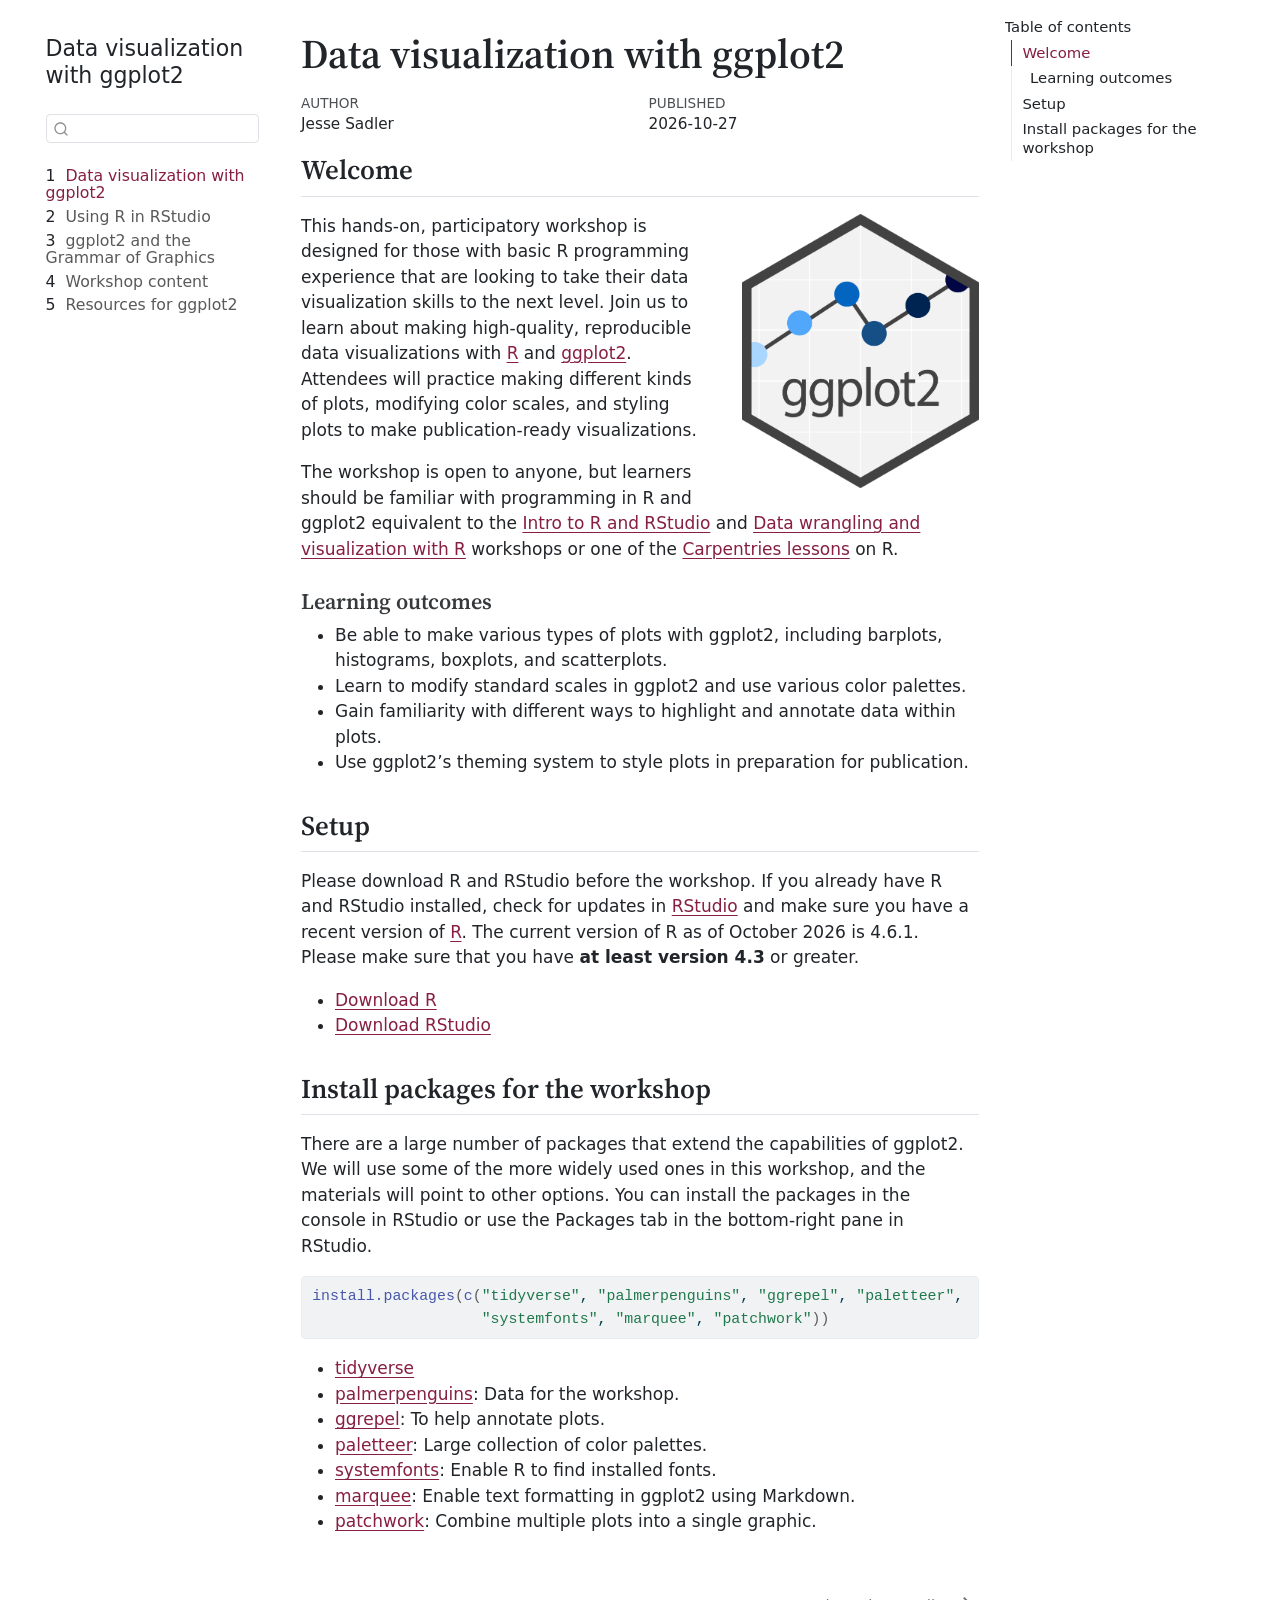
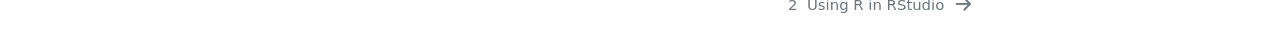
<file: index.html>
<!DOCTYPE html>
<html xmlns="http://www.w3.org/1999/xhtml" lang="en" xml:lang="en"><head>
<meta http-equiv="Content-Type" content="text/html; charset=UTF-8">
<meta charset="utf-8">
<meta name="generator" content="quarto-1.10.18">
<meta name="viewport" content="width=device-width, initial-scale=1.0, user-scalable=yes">
<meta name="author" content="Jesse Sadler">
<meta name="dcterms.date" content="2026-10-27">
<title>Data visualization with ggplot2</title>
<style>
/* Default styles provided by pandoc.
** See https://pandoc.org/MANUAL.html#variables-for-html for config info.
*/
span.smallcaps{font-variant: small-caps;}
div.columns{display: flex; gap: 1.5em;}
div.column{flex: auto;}
@media screen {
div.columns{gap: min(4vw, 1.5em);}
div.column{overflow-x: auto;}
}
div.hanging-indent{margin-left: 1.5em; text-indent: -1.5em;}
ul.task-list{list-style: none;}
ul.task-list li input[type="checkbox"] {
  width: 0.8em;
  margin: 0 0.8em 0.2em -1em; /* quarto-specific, see https://github.com/quarto-dev/quarto-cli/issues/4556 */ 
  vertical-align: middle;
}
/* CSS for syntax highlighting */
html { -webkit-text-size-adjust: 100%; }
pre > code.sourceCode { white-space: pre; position: relative; }
pre > code.sourceCode > span { display: inline-block; line-height: 1.25; }
pre > code.sourceCode > span:empty { height: 1.2em; }
.sourceCode { overflow: visible; }
code.sourceCode > span { color: inherit; text-decoration: inherit; }
div.sourceCode { margin: 1em 0; }
pre.sourceCode { margin: 0; }
@media screen {
div.sourceCode { overflow: auto; }
}
@media print {
pre > code.sourceCode { white-space: pre-wrap; }
pre > code.sourceCode > span { text-indent: -5em; padding-left: 5em; }
}
pre.numberSource code
  { counter-reset: source-line 0; }
pre.numberSource code > span
  { position: relative; left: -4em; counter-increment: source-line; }
pre.numberSource code > span > a:first-child::before
  { content: counter(source-line);
    position: relative; left: -1em; text-align: right; vertical-align: baseline;
    border: none; display: inline-block;
    -webkit-touch-callout: none; -webkit-user-select: none;
    -khtml-user-select: none; -moz-user-select: none;
    -ms-user-select: none; user-select: none;
    padding: 0 4px; width: 4em;
  }
pre.numberSource { margin-left: 3em;  padding-left: 4px; }
div.sourceCode
  {   }
@media screen {
pre > code.sourceCode > span > a:first-child::before { text-decoration: underline; }
}
</style>

<script src="site_libs/quarto-nav/quarto-nav.js"></script>
<script src="site_libs/quarto-nav/headroom.min.js"></script>
<script src="site_libs/clipboard/clipboard.min.js"></script>
<script src="site_libs/quarto-search/autocomplete.umd.js"></script>
<script src="site_libs/quarto-search/fuse.min.js"></script>
<script src="site_libs/quarto-search/quarto-search.js"></script>
<meta name="quarto:offset" content="./">
<link href="./rstudio-guide.html" rel="next">
<script src="site_libs/quarto-html/quarto.js" type="module"></script>
<script src="site_libs/quarto-html/tabsets/tabsets.js" type="module"></script>
<script src="site_libs/quarto-html/popper.min.js"></script>
<script src="site_libs/quarto-html/tippy.umd.min.js"></script>
<script src="site_libs/quarto-html/anchor.min.js"></script>
<link href="site_libs/quarto-html/tippy.css" rel="stylesheet">
<link href="site_libs/quarto-html/quarto-syntax-highlighting-64a204ab8560d761af7679ceaba22944.css" rel="stylesheet" id="quarto-text-highlighting-styles">
<script src="site_libs/bootstrap/bootstrap.min.js"></script>
<link href="site_libs/bootstrap/bootstrap-icons.css" rel="stylesheet">
<link href="site_libs/bootstrap/bootstrap-a212f82455aac3d592bf2a11bdd625f5.min.css" rel="stylesheet" append-hash="true" id="quarto-bootstrap" data-mode="light"><script id="quarto-search-options" type="application/json">{
  "location": "sidebar",
  "copy-button": false,
  "collapse-after": 3,
  "panel-placement": "start",
  "type": "textbox",
  "limit": 50,
  "keyboard-shortcut": [
    "f",
    "/",
    "s"
  ],
  "show-item-context": false,
  "language": {
    "search-no-results-text": "No results",
    "search-matching-documents-text": "matching documents",
    "search-copy-link-title": "Copy link to search",
    "search-hide-matches-text": "Hide additional matches",
    "search-more-match-text": "more match in this document",
    "search-more-matches-text": "more matches in this document",
    "search-clear-button-title": "Clear",
    "search-text-placeholder": "",
    "search-detached-cancel-button-title": "Cancel",
    "search-submit-button-title": "Submit",
    "search-label": "Search"
  }
}</script>
</head>
<body class="nav-sidebar floating quarto-light">

<div id="quarto-search-results"></div>
  <header id="quarto-header" class="headroom fixed-top"><nav class="quarto-secondary-nav"><div class="container-fluid d-flex">
      <button type="button" class="quarto-btn-toggle btn" data-bs-toggle="collapse" role="button" data-bs-target=".quarto-sidebar-collapse-item" aria-controls="quarto-sidebar" aria-expanded="false" aria-label="Toggle sidebar navigation" onclick="if (window.quartoToggleHeadroom) { window.quartoToggleHeadroom(); }">
        <i class="bi bi-layout-text-sidebar-reverse"></i>
      </button>
        <nav class="quarto-page-breadcrumbs" aria-label="breadcrumb"><ol class="breadcrumb"><li class="breadcrumb-item"><a href="./index.html"><span class="chapter-number">1</span>&nbsp; <span class="chapter-title">Data visualization with ggplot2</span></a></li></ol></nav>
        <a class="flex-grow-1" role="navigation" data-bs-toggle="collapse" data-bs-target=".quarto-sidebar-collapse-item" aria-controls="quarto-sidebar" aria-expanded="false" aria-label="Toggle sidebar navigation" onclick="if (window.quartoToggleHeadroom) { window.quartoToggleHeadroom(); }">      
        </a>
      <button type="button" class="btn quarto-search-button" aria-label="Search" onclick="window.quartoOpenSearch();">
        <i class="bi bi-search"></i>
      </button>
    </div>
  </nav></header><!-- content --><div id="quarto-content" class="quarto-container page-columns page-rows-contents page-layout-article">
<!-- sidebar -->
  <nav id="quarto-sidebar" class="sidebar collapse collapse-horizontal quarto-sidebar-collapse-item sidebar-navigation floating overflow-auto"><div class="pt-lg-2 mt-2 text-left sidebar-header">
    <div class="sidebar-title mb-0 py-0">
      <a href="./">Data visualization with ggplot2</a> 
    </div>
      </div>
        <div class="mt-2 flex-shrink-0 align-items-center">
        <div class="sidebar-search">
        <div id="quarto-search" class="" title="Search"></div>
        </div>
        </div>
    <div class="sidebar-menu-container"> 
    <ul class="list-unstyled mt-1">
<li class="sidebar-item">
  <div class="sidebar-item-container"> 
  <a href="./index.html" class="sidebar-item-text sidebar-link active">
 <span class="menu-text"><span class="chapter-number">1</span>&nbsp; <span class="chapter-title">Data visualization with ggplot2</span></span></a>
  </div>
</li>
        <li class="sidebar-item">
  <div class="sidebar-item-container"> 
  <a href="./rstudio-guide.html" class="sidebar-item-text sidebar-link">
 <span class="menu-text"><span class="chapter-number">2</span>&nbsp; <span class="chapter-title">Using R in RStudio</span></span></a>
  </div>
</li>
        <li class="sidebar-item">
  <div class="sidebar-item-container"> 
  <a href="./grammar-of-graphics.html" class="sidebar-item-text sidebar-link">
 <span class="menu-text"><span class="chapter-number">3</span>&nbsp; <span class="chapter-title">ggplot2 and the Grammar of Graphics</span></span></a>
  </div>
</li>
        <li class="sidebar-item">
  <div class="sidebar-item-container"> 
  <a href="./content.html" class="sidebar-item-text sidebar-link">
 <span class="menu-text"><span class="chapter-number">4</span>&nbsp; <span class="chapter-title">Workshop content</span></span></a>
  </div>
</li>
        <li class="sidebar-item">
  <div class="sidebar-item-container"> 
  <a href="./resources.html" class="sidebar-item-text sidebar-link">
 <span class="menu-text"><span class="chapter-number">5</span>&nbsp; <span class="chapter-title">Resources for ggplot2</span></span></a>
  </div>
</li>
    </ul>
</div>
</nav><div id="quarto-sidebar-glass" class="quarto-sidebar-collapse-item" data-bs-toggle="collapse" data-bs-target=".quarto-sidebar-collapse-item"></div>
<!-- margin-sidebar -->
    <div id="quarto-margin-sidebar" class="sidebar margin-sidebar">
        <nav id="TOC" role="doc-toc" class="toc-active"><h2 id="toc-title">Table of contents</h2>
   
  <ul>
<li>
<a href="#welcome" id="toc-welcome" class="nav-link active" data-scroll-target="#welcome">Welcome</a>
  <ul class="collapse">
<li><a href="#learning-outcomes" id="toc-learning-outcomes" class="nav-link" data-scroll-target="#learning-outcomes">Learning outcomes</a></li>
  </ul>
</li>
  <li><a href="#setup" id="toc-setup" class="nav-link" data-scroll-target="#setup">Setup</a></li>
  <li><a href="#install-packages-for-the-workshop" id="toc-install-packages-for-the-workshop" class="nav-link" data-scroll-target="#install-packages-for-the-workshop">Install packages for the workshop</a></li>
  </ul></nav>
    </div>
<!-- main -->
<main class="content" id="quarto-document-content"><header id="title-block-header" class="quarto-title-block default"><div class="quarto-title">
<h1 class="title">Data visualization with ggplot2</h1>
</div>



<div class="quarto-title-meta">

    <div>
    <div class="quarto-title-meta-heading">Author</div>
    <div class="quarto-title-meta-contents">
             <p>Jesse Sadler </p>
          </div>
  </div>
    
    <div>
    <div class="quarto-title-meta-heading">Published</div>
    <div class="quarto-title-meta-contents">
      <p class="date">2026-10-27</p>
    </div>
  </div>
  
    
  </div>
  


</header>
<section id="welcome" class="level2 unnumbered"><h2 class="unnumbered anchored" data-anchor-id="welcome">Welcome</h2><p><img src="ggplot2.png" title="Data visualization with ggplot2" class="quarto-cover-image nolightbox img-fluid"></p>
<p>This hands-on, participatory workshop is designed for those with basic R programming experience that are looking to take their data visualization skills to the next level. Join us to learn about making high-quality, reproducible data visualizations with <a href="https://www.r-project.org/">R</a> and <a href="https://ggplot2.tidyverse.org/">ggplot2</a>. Attendees will practice making different kinds of plots, modifying color scales, and styling plots to make publication-ready visualizations.</p>
<p>The workshop is open to anyone, but learners should be familiar with programming in R and ggplot2 equivalent to the <a href="https://calendar.lib.vt.edu/event/17572381">Intro to R and RStudio</a> and <a href="https://calendar.lib.vt.edu/event/17572402">Data wrangling and visualization with R</a> workshops or one of the <a href="https://carpentries.org/lessons/">Carpentries lessons</a> on R.</p>
<section id="learning-outcomes" class="level3 unnumbered"><h3 class="unnumbered anchored" data-anchor-id="learning-outcomes">Learning outcomes</h3>
<ul>
<li>Be able to make various types of plots with ggplot2, including barplots, histograms, boxplots, and scatterplots.</li>
<li>Learn to modify standard scales in ggplot2 and use various color palettes.</li>
<li>Gain familiarity with different ways to highlight and annotate data within plots.</li>
<li>Use ggplot2’s theming system to style plots in preparation for publication.</li>
</ul></section></section><section id="setup" class="level2 unnumbered"><h2 class="unnumbered anchored" data-anchor-id="setup">Setup</h2>
<p>Please download R and RStudio before the workshop. If you already have R and RStudio installed, check for updates in <a href="https://docs.posit.co/ide/user/download.html">RStudio</a> and make sure you have a recent version of <a href="https://cran.r-project.org/">R</a>. The current version of R as of October 2026 is 4.6.1. Please make sure that you have <strong>at least version 4.3</strong> or greater.</p>
<ul>
<li><a href="https://cran.r-project.org/">Download R</a></li>
<li><a href="https://docs.posit.co/ide/user/download.html">Download RStudio</a></li>
</ul></section><section id="install-packages-for-the-workshop" class="level2 unnumbered"><h2 class="unnumbered anchored" data-anchor-id="install-packages-for-the-workshop">Install packages for the workshop</h2>
<p>There are a large number of packages that extend the capabilities of ggplot2. We will use some of the more widely used ones in this workshop, and the materials will point to other options. You can install the packages in the console in RStudio or use the Packages tab in the bottom-right pane in RStudio.</p>
<div class="cell">
<div class="code-copy-outer-scaffold"><div class="sourceCode" id="cb1"><pre class="downlit sourceCode r code-with-copy"><code class="sourceCode R"><span><span class="fu"><a href="https://rdrr.io/r/utils/install.packages.html">install.packages</a></span><span class="op">(</span><span class="fu"><a href="https://rdrr.io/r/base/c.html">c</a></span><span class="op">(</span><span class="st">"tidyverse"</span>, <span class="st">"palmerpenguins"</span>, <span class="st">"ggrepel"</span>, <span class="st">"paletteer"</span>,</span>
<span>                   <span class="st">"systemfonts"</span>, <span class="st">"marquee"</span>, <span class="st">"patchwork"</span><span class="op">)</span><span class="op">)</span></span></code></pre></div><button title="Copy to Clipboard" class="code-copy-button"><i class="bi"></i></button></div>
</div>
<ul>
<li><a href="https://tidyverse.org">tidyverse</a></li>
<li>
<a href="https://allisonhorst.github.io/palmerpenguins/">palmerpenguins</a>: Data for the workshop.</li>
<li>
<a href="https://ggrepel.slowkow.com">ggrepel</a>: To help annotate plots.</li>
<li>
<a href="https://emilhvitfeldt.github.io/paletteer/">paletteer</a>: Large collection of color palettes.</li>
<li>
<a href="https://systemfonts.r-lib.org">systemfonts</a>: Enable R to find installed fonts.</li>
<li>
<a href="https://marquee.r-lib.org">marquee</a>: Enable text formatting in ggplot2 using Markdown.</li>
<li>
<a href="https://patchwork.data-imaginist.com/index.html">patchwork</a>: Combine multiple plots into a single graphic.</li>
</ul>


</section></main><!-- /main --><script id="quarto-html-after-body" type="application/javascript">
  window.document.addEventListener("DOMContentLoaded", function (event) {
    const icon = "";
    const anchorJS = new window.AnchorJS();
    anchorJS.options = {
      placement: 'right',
      icon: icon
    };
    anchorJS.add('.anchored');
    const isCodeAnnotation = (el) => {
      for (const clz of el.classList) {
        if (clz.startsWith('code-annotation-')) {                     
          return true;
        }
      }
      return false;
    }
    const onCopySuccess = function(e) {
      // button target
      const button = e.trigger;
      // don't keep focus
      button.blur();
      // flash "checked"
      button.classList.add('code-copy-button-checked');
      var currentTitle = button.getAttribute("title");
      button.setAttribute("title", "Copied!");
      let tooltip;
      if (window.bootstrap) {
        button.setAttribute("data-bs-toggle", "tooltip");
        button.setAttribute("data-bs-placement", "left");
        button.setAttribute("data-bs-title", "Copied!");
        tooltip = new bootstrap.Tooltip(button, 
          { trigger: "manual", 
            customClass: "code-copy-button-tooltip",
            offset: [0, -8]});
        tooltip.show();    
      }
      setTimeout(function() {
        if (tooltip) {
          tooltip.hide();
          button.removeAttribute("data-bs-title");
          button.removeAttribute("data-bs-toggle");
          button.removeAttribute("data-bs-placement");
        }
        button.setAttribute("title", currentTitle);
        button.classList.remove('code-copy-button-checked');
      }, 1000);
      // clear code selection
      e.clearSelection();
    }
    const getTextToCopy = function(trigger) {
      const outerScaffold = trigger.parentElement.cloneNode(true);
      const codeEl = outerScaffold.querySelector('code');
      for (const childEl of codeEl.children) {
        if (isCodeAnnotation(childEl)) {
          childEl.remove();
        }
      }
      return codeEl.innerText;
    }
    const clipboard = new window.ClipboardJS('.code-copy-button:not([data-in-quarto-modal])', {
      text: getTextToCopy
    });
    clipboard.on('success', onCopySuccess);
    if (window.document.getElementById('quarto-embedded-source-code-modal')) {
      const clipboardModal = new window.ClipboardJS('.code-copy-button[data-in-quarto-modal]', {
        text: getTextToCopy,
        container: window.document.getElementById('quarto-embedded-source-code-modal')
      });
      clipboardModal.on('success', onCopySuccess);
    }
      var localhostRegex = new RegExp(/^(?:http|https):\/\/localhost\:?[0-9]*\//);
      var mailtoRegex = new RegExp(/^mailto:/);
        var filterRegex = new RegExp('/' + window.location.host + '/');
      var isInternal = (href) => {
          return filterRegex.test(href) || localhostRegex.test(href) || mailtoRegex.test(href);
      }
      // Inspect non-navigation links and adorn them if external
     var links = window.document.querySelectorAll('a[href]:not(.nav-link):not(.navbar-brand):not(.toc-action):not(.sidebar-link):not(.sidebar-item-toggle):not(.pagination-link):not(.no-external):not([aria-hidden]):not(.dropdown-item):not(.quarto-navigation-tool):not(.about-link)');
      for (var i=0; i<links.length; i++) {
        const link = links[i];
        if (!isInternal(link.href)) {
          // undo the damage that might have been done by quarto-nav.js in the case of
          // links that we want to consider external
          if (link.dataset.originalHref !== undefined) {
            link.href = link.dataset.originalHref;
          }
        }
      }
    function tippyHover(el, contentFn, onTriggerFn, onUntriggerFn) {
      const config = {
        allowHTML: true,
        maxWidth: 500,
        delay: 100,
        arrow: false,
        appendTo: function(el) {
            return el.parentElement;
        },
        interactive: true,
        interactiveBorder: 10,
        theme: 'quarto',
        placement: 'bottom-start',
      };
      if (contentFn) {
        config.content = contentFn;
      }
      if (onTriggerFn) {
        config.onTrigger = onTriggerFn;
      }
      if (onUntriggerFn) {
        config.onUntrigger = onUntriggerFn;
      }
      window.tippy(el, config); 
    }
    const noterefs = window.document.querySelectorAll('a[role="doc-noteref"]');
    for (var i=0; i<noterefs.length; i++) {
      const ref = noterefs[i];
      tippyHover(ref, function() {
        // use id or data attribute instead here
        let href = ref.getAttribute('data-footnote-href') || ref.getAttribute('href');
        try { href = new URL(href).hash; } catch {}
        const id = href.replace(/^#\/?/, "");
        const note = window.document.getElementById(id);
        if (note) {
          return note.innerHTML;
        } else {
          return "";
        }
      });
    }
    const xrefs = window.document.querySelectorAll('a.quarto-xref');
    const processXRef = (id, note) => {
      // Strip column container classes
      const stripColumnClz = (el) => {
        el.classList.remove("page-full", "page-columns");
        if (el.children) {
          for (const child of el.children) {
            stripColumnClz(child);
          }
        }
      }
      stripColumnClz(note)
      if (id === null || id.startsWith('sec-')) {
        // Special case sections, only their first couple elements
        const container = document.createElement("div");
        if (note.children && note.children.length > 2) {
          container.appendChild(note.children[0].cloneNode(true));
          for (let i = 1; i < note.children.length; i++) {
            const child = note.children[i];
            if (child.tagName === "P" && child.innerText === "") {
              continue;
            } else {
              container.appendChild(child.cloneNode(true));
              break;
            }
          }
          if (window.Quarto?.typesetMath) {
            window.Quarto.typesetMath(container);
          }
          return container.innerHTML
        } else {
          if (window.Quarto?.typesetMath) {
            window.Quarto.typesetMath(note);
          }
          return note.innerHTML;
        }
      } else {
        // Remove any anchor links if they are present
        const anchorLink = note.querySelector('a.anchorjs-link');
        if (anchorLink) {
          anchorLink.remove();
        }
        if (window.Quarto?.typesetMath) {
          window.Quarto.typesetMath(note);
        }
        if (note.classList.contains("callout")) {
          return note.outerHTML;
        } else {
          return note.innerHTML;
        }
      }
    }
    for (var i=0; i<xrefs.length; i++) {
      const xref = xrefs[i];
      tippyHover(xref, undefined, function(instance) {
        instance.disable();
        let url = xref.getAttribute('href');
        let hash = undefined; 
        if (url.startsWith('#')) {
          hash = url;
        } else {
          try { hash = new URL(url).hash; } catch {}
        }
        if (hash) {
          const id = hash.replace(/^#\/?/, "");
          const note = window.document.getElementById(id);
          if (note !== null) {
            try {
              const html = processXRef(id, note.cloneNode(true));
              instance.setContent(html);
            } finally {
              instance.enable();
              instance.show();
            }
          } else {
            // See if we can fetch this
            fetch(url.split('#')[0])
            .then(res => res.text())
            .then(html => {
              const parser = new DOMParser();
              const htmlDoc = parser.parseFromString(html, "text/html");
              const note = htmlDoc.getElementById(id);
              if (note !== null) {
                const html = processXRef(id, note);
                instance.setContent(html);
              } 
            }).finally(() => {
              instance.enable();
              instance.show();
            });
          }
        } else {
          // See if we can fetch a full url (with no hash to target)
          // This is a special case and we should probably do some content thinning / targeting
          fetch(url)
          .then(res => res.text())
          .then(html => {
            const parser = new DOMParser();
            const htmlDoc = parser.parseFromString(html, "text/html");
            const note = htmlDoc.querySelector('main.content');
            if (note !== null) {
              // This should only happen for chapter cross references
              // (since there is no id in the URL)
              // remove the first header
              if (note.children.length > 0 && note.children[0].tagName === "HEADER") {
                note.children[0].remove();
              }
              const html = processXRef(null, note);
              instance.setContent(html);
            } 
          }).finally(() => {
            instance.enable();
            instance.show();
          });
        }
      }, function(instance) {
      });
    }
        let selectedAnnoteEl;
        const selectorForAnnotation = ( cell, annotation) => {
          let cellAttr = 'data-code-cell="' + cell + '"';
          let lineAttr = 'data-code-annotation="' +  annotation + '"';
          const selector = 'span[' + cellAttr + '][' + lineAttr + ']';
          return selector;
        }
        const selectCodeLines = (annoteEl) => {
          const doc = window.document;
          const targetCell = annoteEl.getAttribute("data-target-cell");
          const targetAnnotation = annoteEl.getAttribute("data-target-annotation");
          const annoteSpan = window.document.querySelector(selectorForAnnotation(targetCell, targetAnnotation));
          const lines = annoteSpan.getAttribute("data-code-lines").split(",");
          const lineIds = lines.map((line) => {
            return targetCell + "-" + line;
          })
          let top = null;
          let height = null;
          let parent = null;
          if (lineIds.length > 0) {
              //compute the position of the single el (top and bottom and make a div)
              const el = window.document.getElementById(lineIds[0]);
              top = el.offsetTop;
              height = el.offsetHeight;
              parent = el.parentElement.parentElement;
            if (lineIds.length > 1) {
              const lastEl = window.document.getElementById(lineIds[lineIds.length - 1]);
              const bottom = lastEl.offsetTop + lastEl.offsetHeight;
              height = bottom - top;
            }
            if (top !== null && height !== null && parent !== null) {
              // cook up a div (if necessary) and position it 
              let div = window.document.getElementById("code-annotation-line-highlight");
              if (div === null) {
                div = window.document.createElement("div");
                div.setAttribute("id", "code-annotation-line-highlight");
                div.style.position = 'absolute';
                parent.appendChild(div);
              }
              div.style.top = top - 2 + "px";
              div.style.height = height + 4 + "px";
              div.style.left = 0;
              let gutterDiv = window.document.getElementById("code-annotation-line-highlight-gutter");
              if (gutterDiv === null) {
                gutterDiv = window.document.createElement("div");
                gutterDiv.setAttribute("id", "code-annotation-line-highlight-gutter");
                gutterDiv.style.position = 'absolute';
                const codeCell = window.document.getElementById(targetCell);
                const gutter = codeCell.querySelector('.code-annotation-gutter');
                gutter.appendChild(gutterDiv);
              }
              gutterDiv.style.top = top - 2 + "px";
              gutterDiv.style.height = height + 4 + "px";
            }
            selectedAnnoteEl = annoteEl;
          }
        };
        const unselectCodeLines = () => {
          const elementsIds = ["code-annotation-line-highlight", "code-annotation-line-highlight-gutter"];
          elementsIds.forEach((elId) => {
            const div = window.document.getElementById(elId);
            if (div) {
              div.remove();
            }
          });
          selectedAnnoteEl = undefined;
        };
          // Handle positioning of the toggle
      window.addEventListener(
        "resize",
        throttle(() => {
          elRect = undefined;
          if (selectedAnnoteEl) {
            selectCodeLines(selectedAnnoteEl);
          }
        }, 10)
      );
      function throttle(fn, ms) {
      let throttle = false;
      let timer;
        return (...args) => {
          if(!throttle) { // first call gets through
              fn.apply(this, args);
              throttle = true;
          } else { // all the others get throttled
              if(timer) clearTimeout(timer); // cancel #2
              timer = setTimeout(() => {
                fn.apply(this, args);
                timer = throttle = false;
              }, ms);
          }
        };
      }
        // Attach click handler to the DT
        const annoteDls = window.document.querySelectorAll('dt[data-target-cell]');
        for (const annoteDlNode of annoteDls) {
          annoteDlNode.addEventListener('click', (event) => {
            const clickedEl = event.target;
            if (clickedEl !== selectedAnnoteEl) {
              unselectCodeLines();
              const activeEl = window.document.querySelector('dt[data-target-cell].code-annotation-active');
              if (activeEl) {
                activeEl.classList.remove('code-annotation-active');
              }
              selectCodeLines(clickedEl);
              clickedEl.classList.add('code-annotation-active');
            } else {
              // Unselect the line
              unselectCodeLines();
              clickedEl.classList.remove('code-annotation-active');
            }
          });
        }
    const findCites = (el) => {
      const parentEl = el.parentElement;
      if (parentEl) {
        const cites = parentEl.dataset.cites;
        if (cites) {
          return {
            el,
            cites: cites.split(' ')
          };
        } else {
          return findCites(el.parentElement)
        }
      } else {
        return undefined;
      }
    };
    var bibliorefs = window.document.querySelectorAll('a[role="doc-biblioref"]');
    for (var i=0; i<bibliorefs.length; i++) {
      const ref = bibliorefs[i];
      const citeInfo = findCites(ref);
      if (citeInfo) {
        tippyHover(citeInfo.el, function() {
          var popup = window.document.createElement('div');
          citeInfo.cites.forEach(function(cite) {
            var citeDiv = window.document.createElement('div');
            citeDiv.classList.add('hanging-indent');
            citeDiv.classList.add('csl-entry');
            var biblioDiv = window.document.getElementById('ref-' + cite);
            if (biblioDiv) {
              citeDiv.innerHTML = biblioDiv.innerHTML;
            }
            popup.appendChild(citeDiv);
          });
          return popup.innerHTML;
        });
      }
    }
  });
  </script><nav class="page-navigation"><div class="nav-page nav-page-previous">
  </div>
  <div class="nav-page nav-page-next">
      <a href="./rstudio-guide.html" class="pagination-link" aria-label="Using R in RStudio">
        <span class="nav-page-text"><span class="chapter-number">2</span>&nbsp; <span class="chapter-title">Using R in RStudio</span></span> <i class="bi bi-arrow-right-short"></i>
      </a>
  </div>
</nav>
</div> <!-- /content -->



</body></html>
</file>
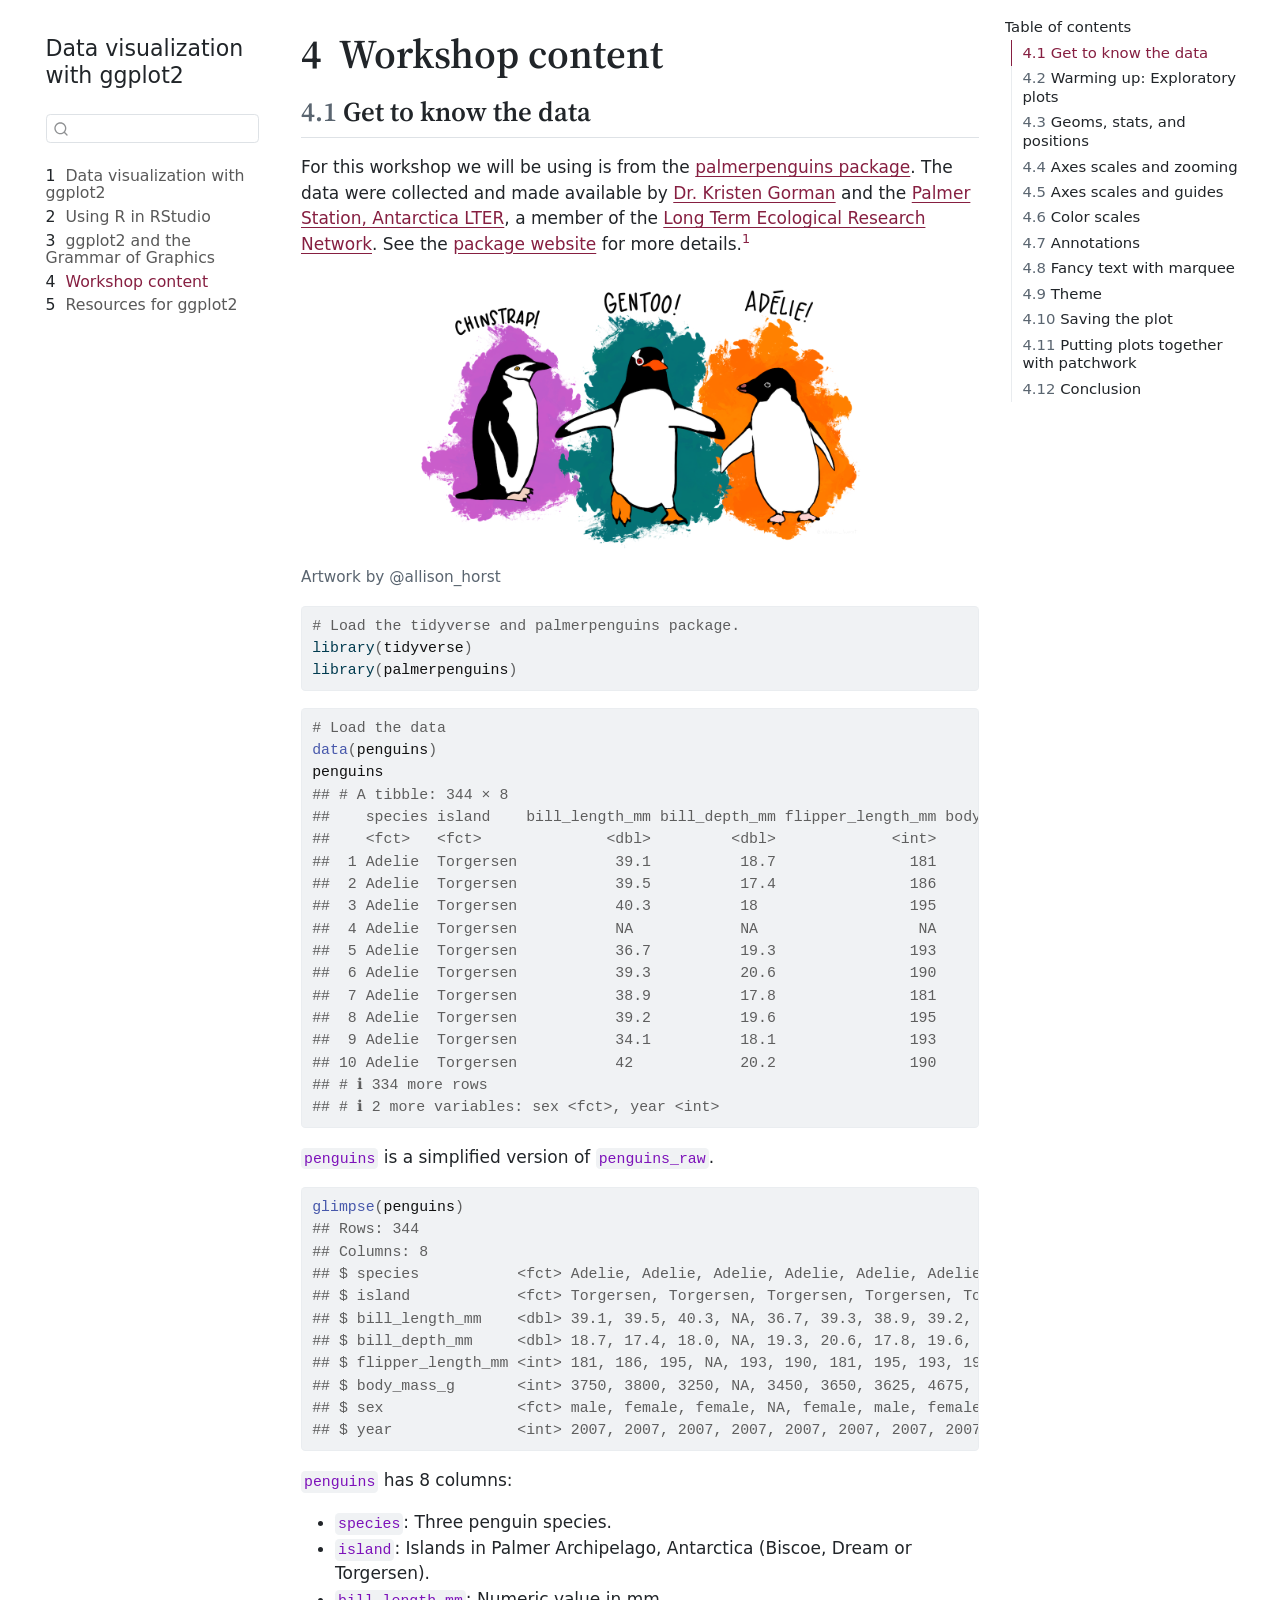
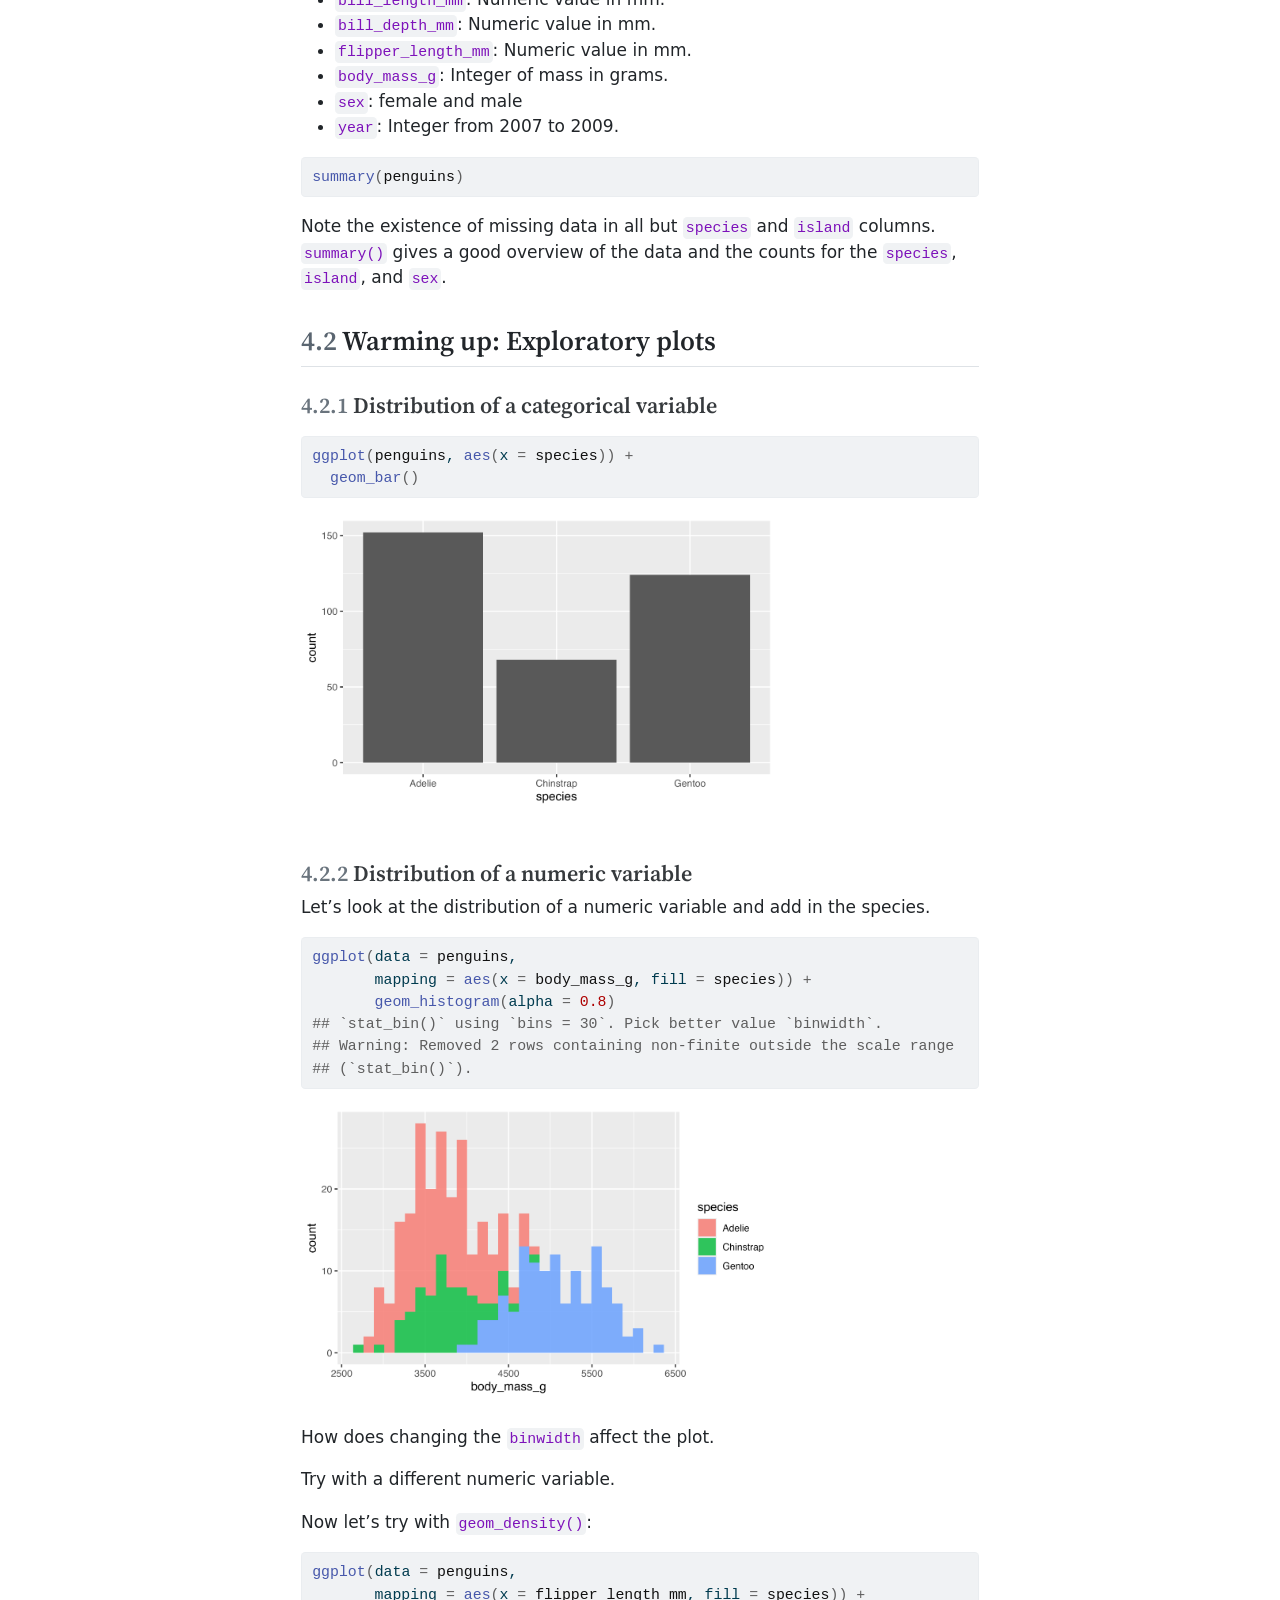
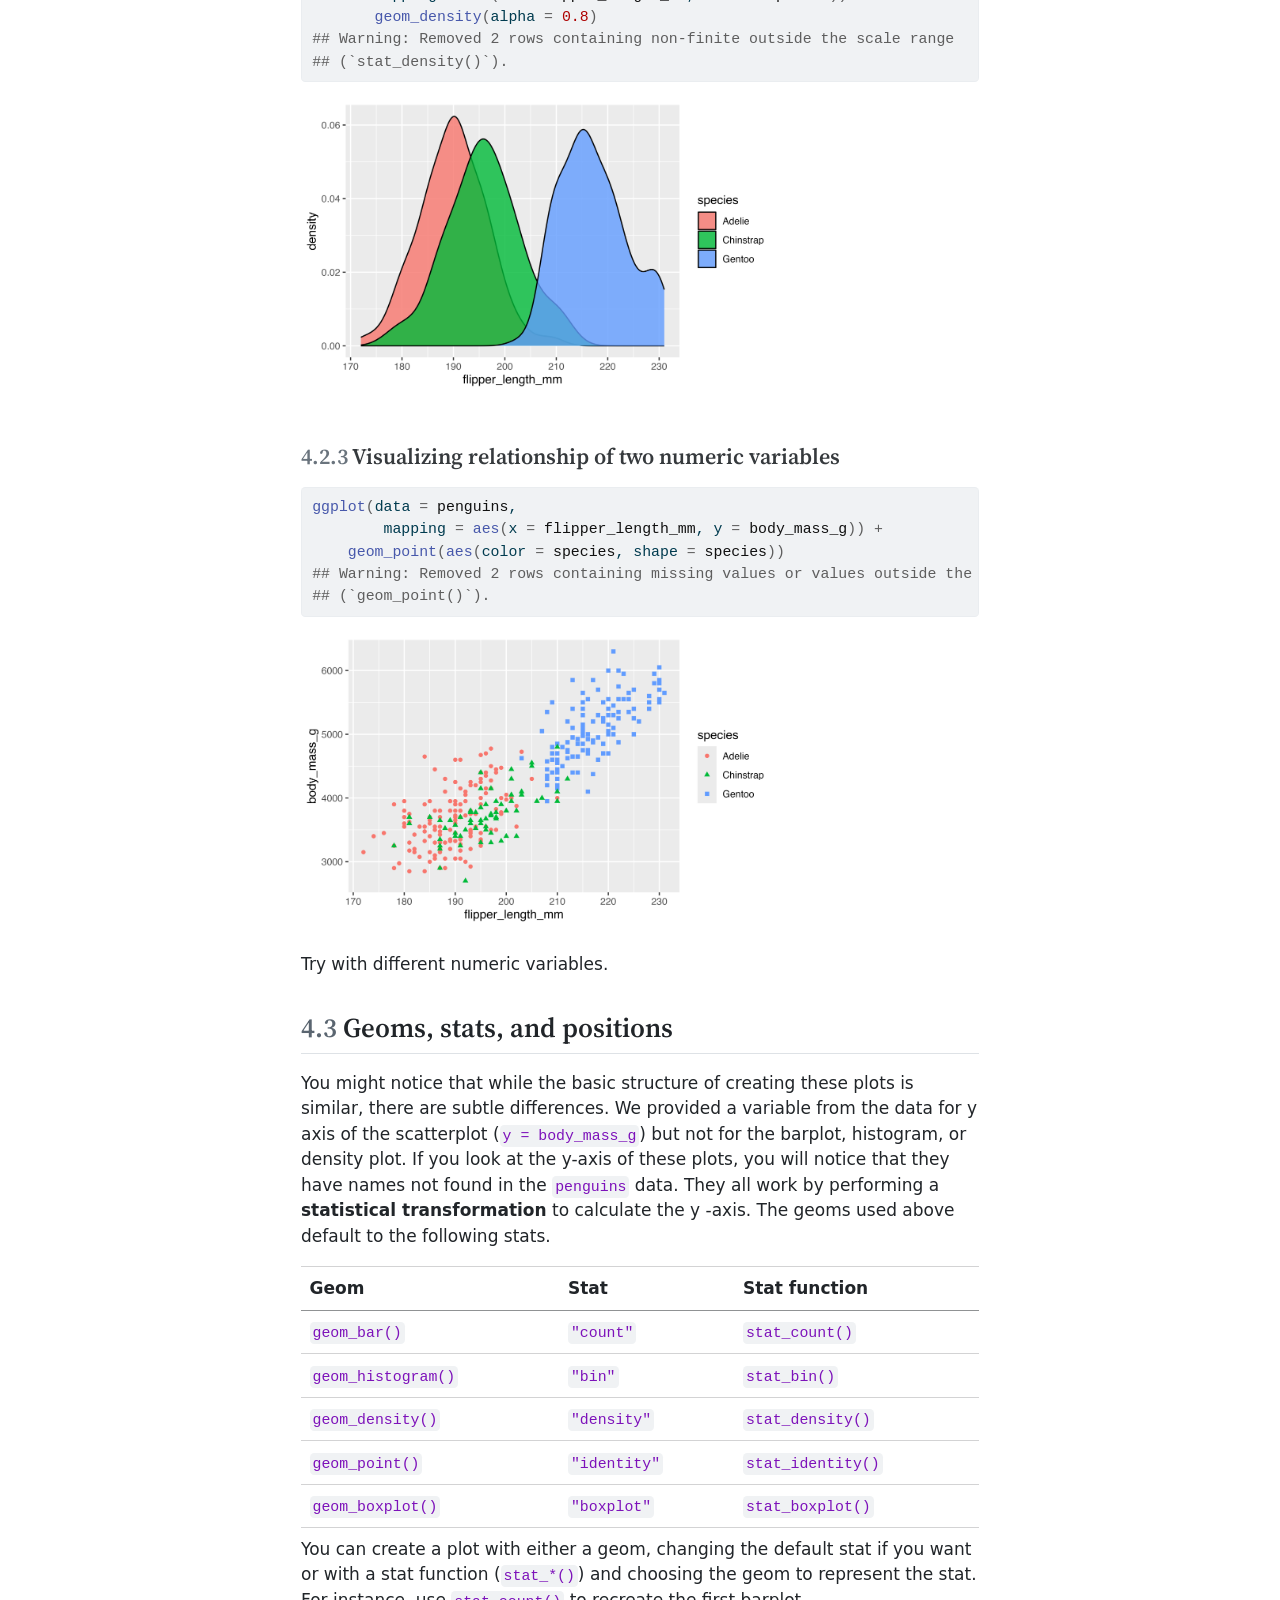
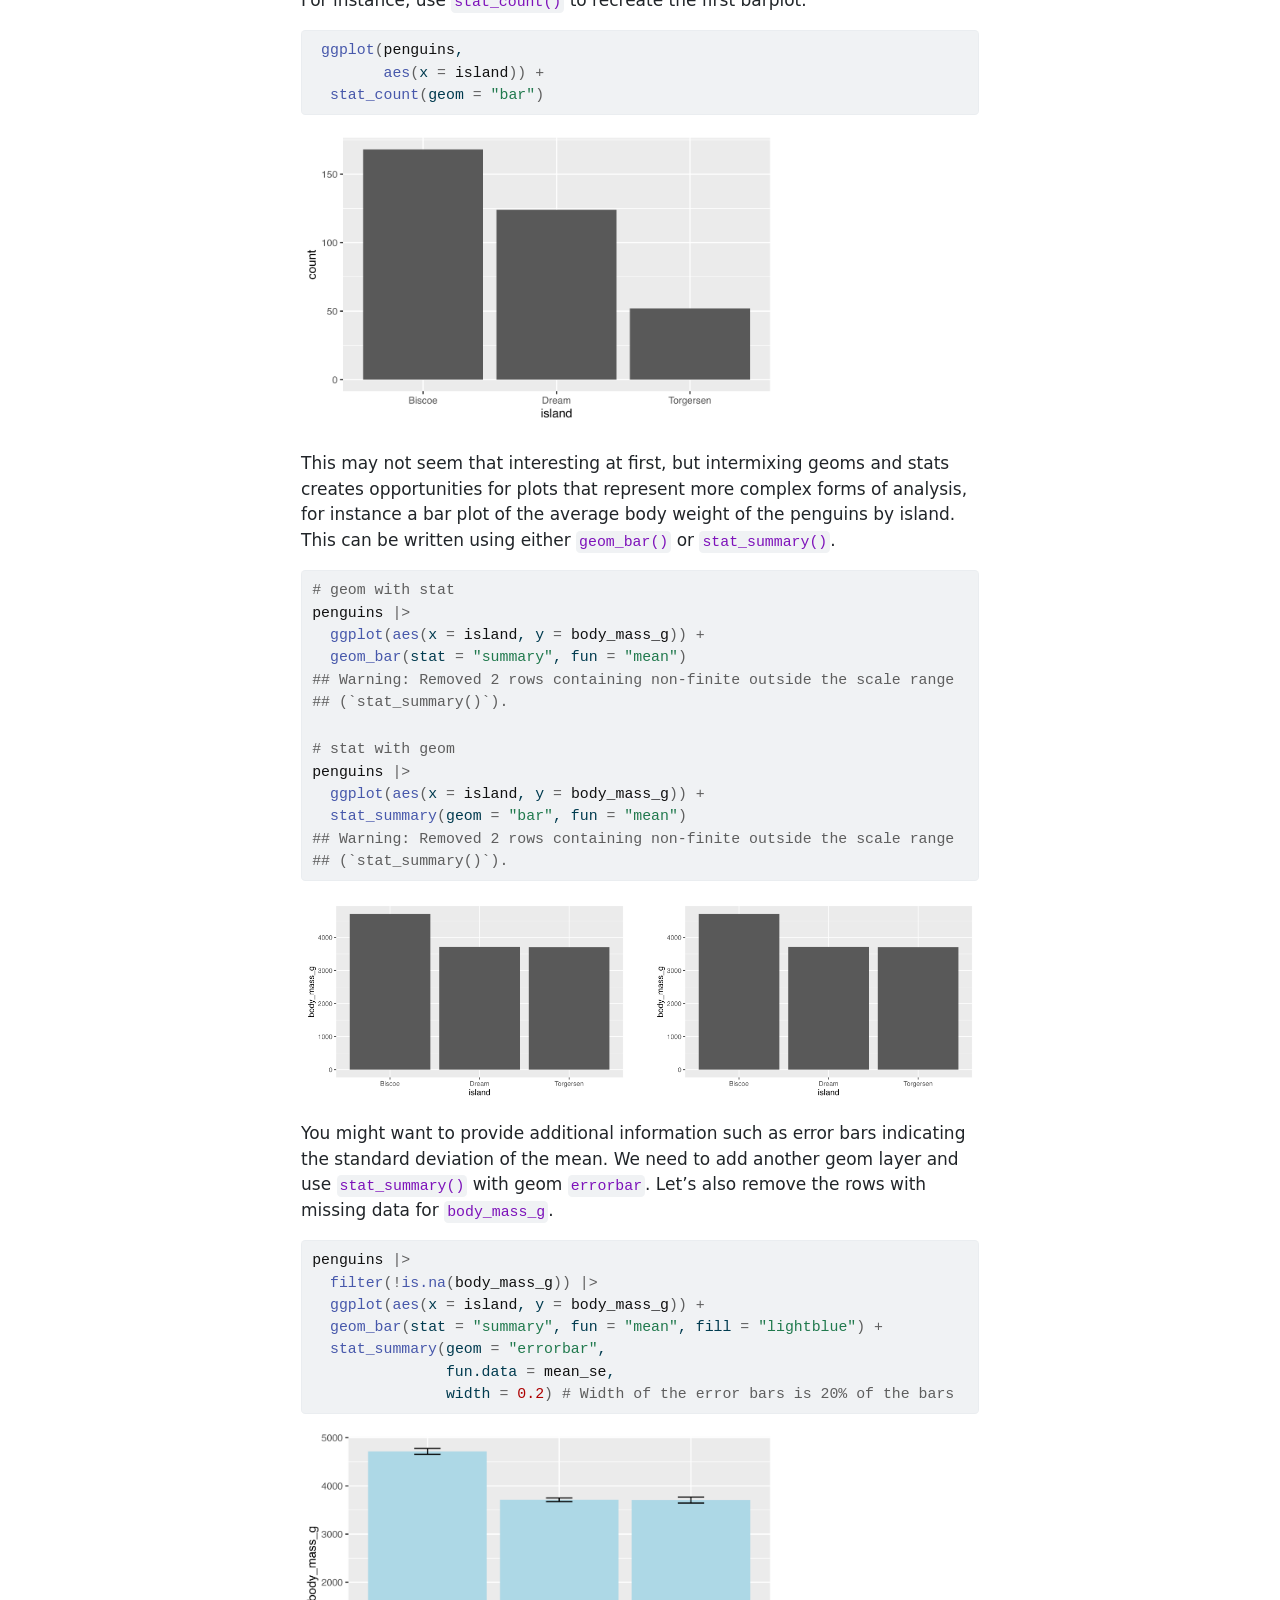
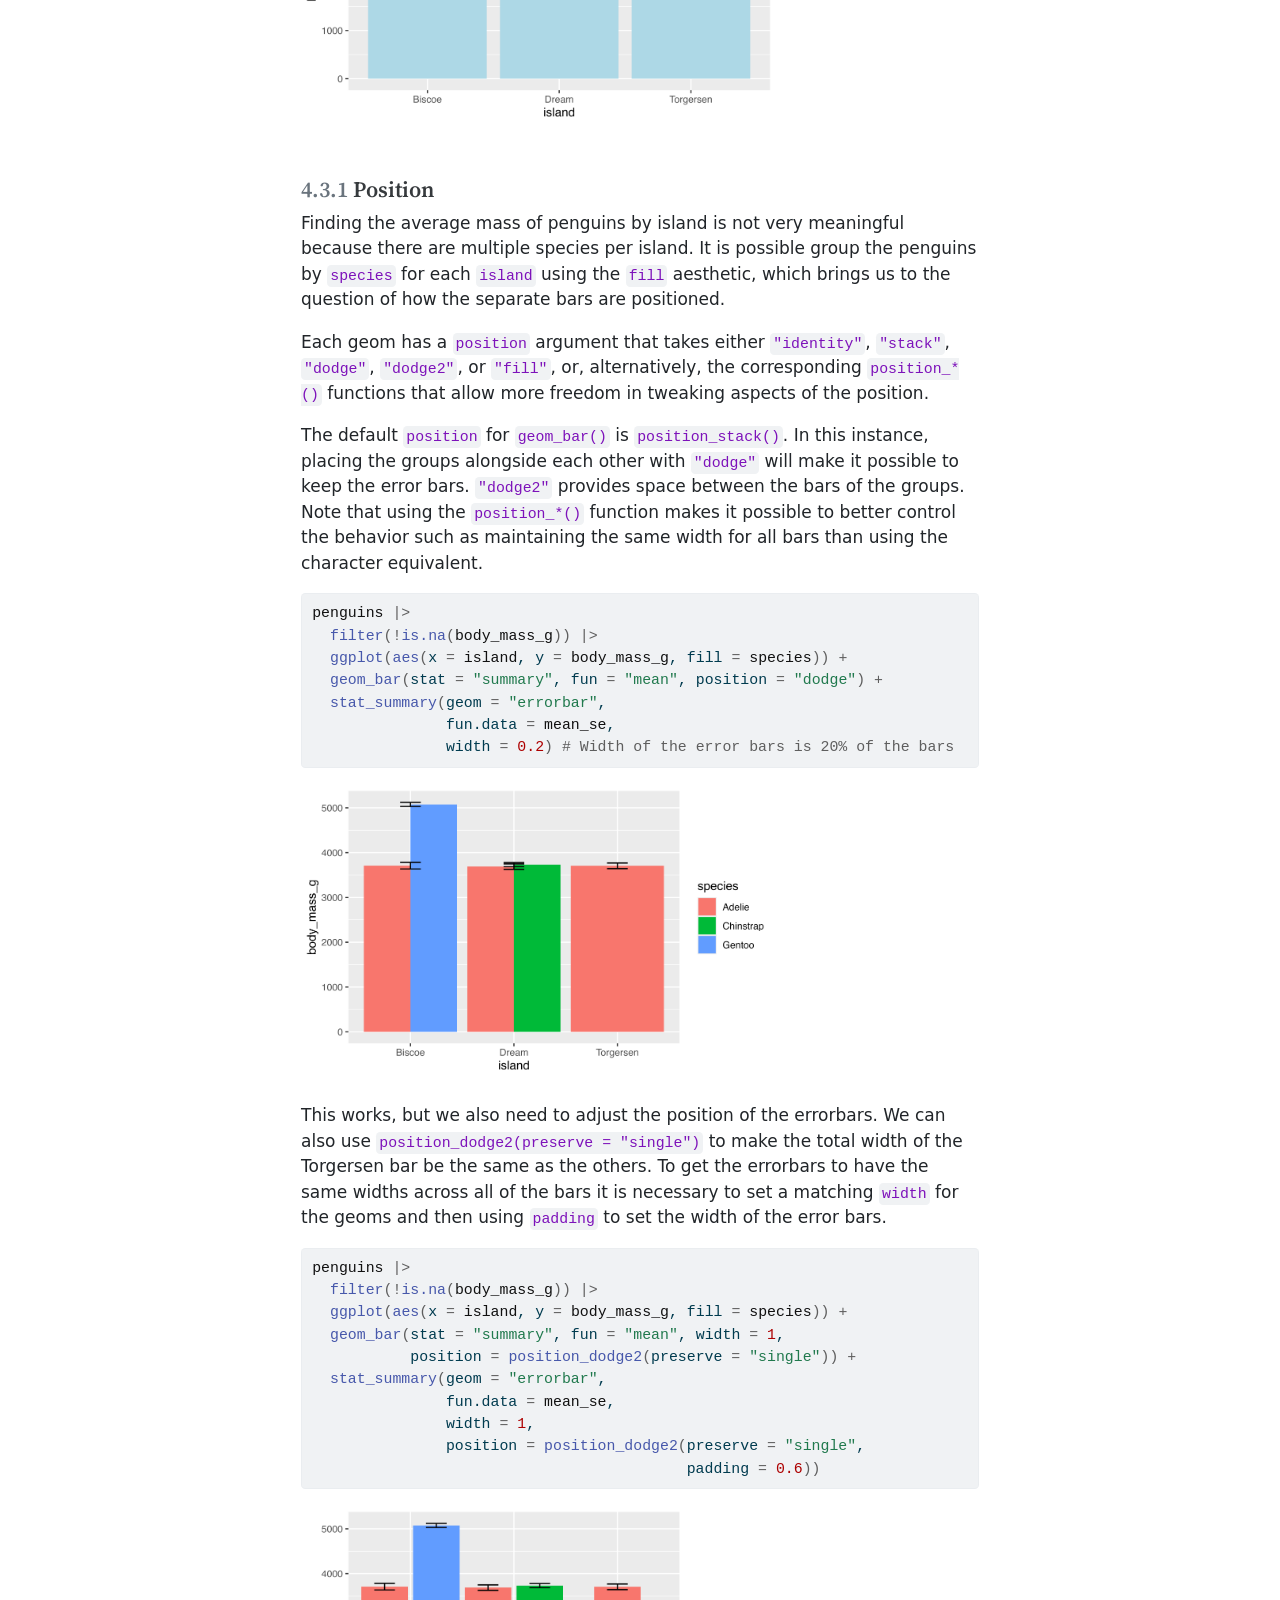
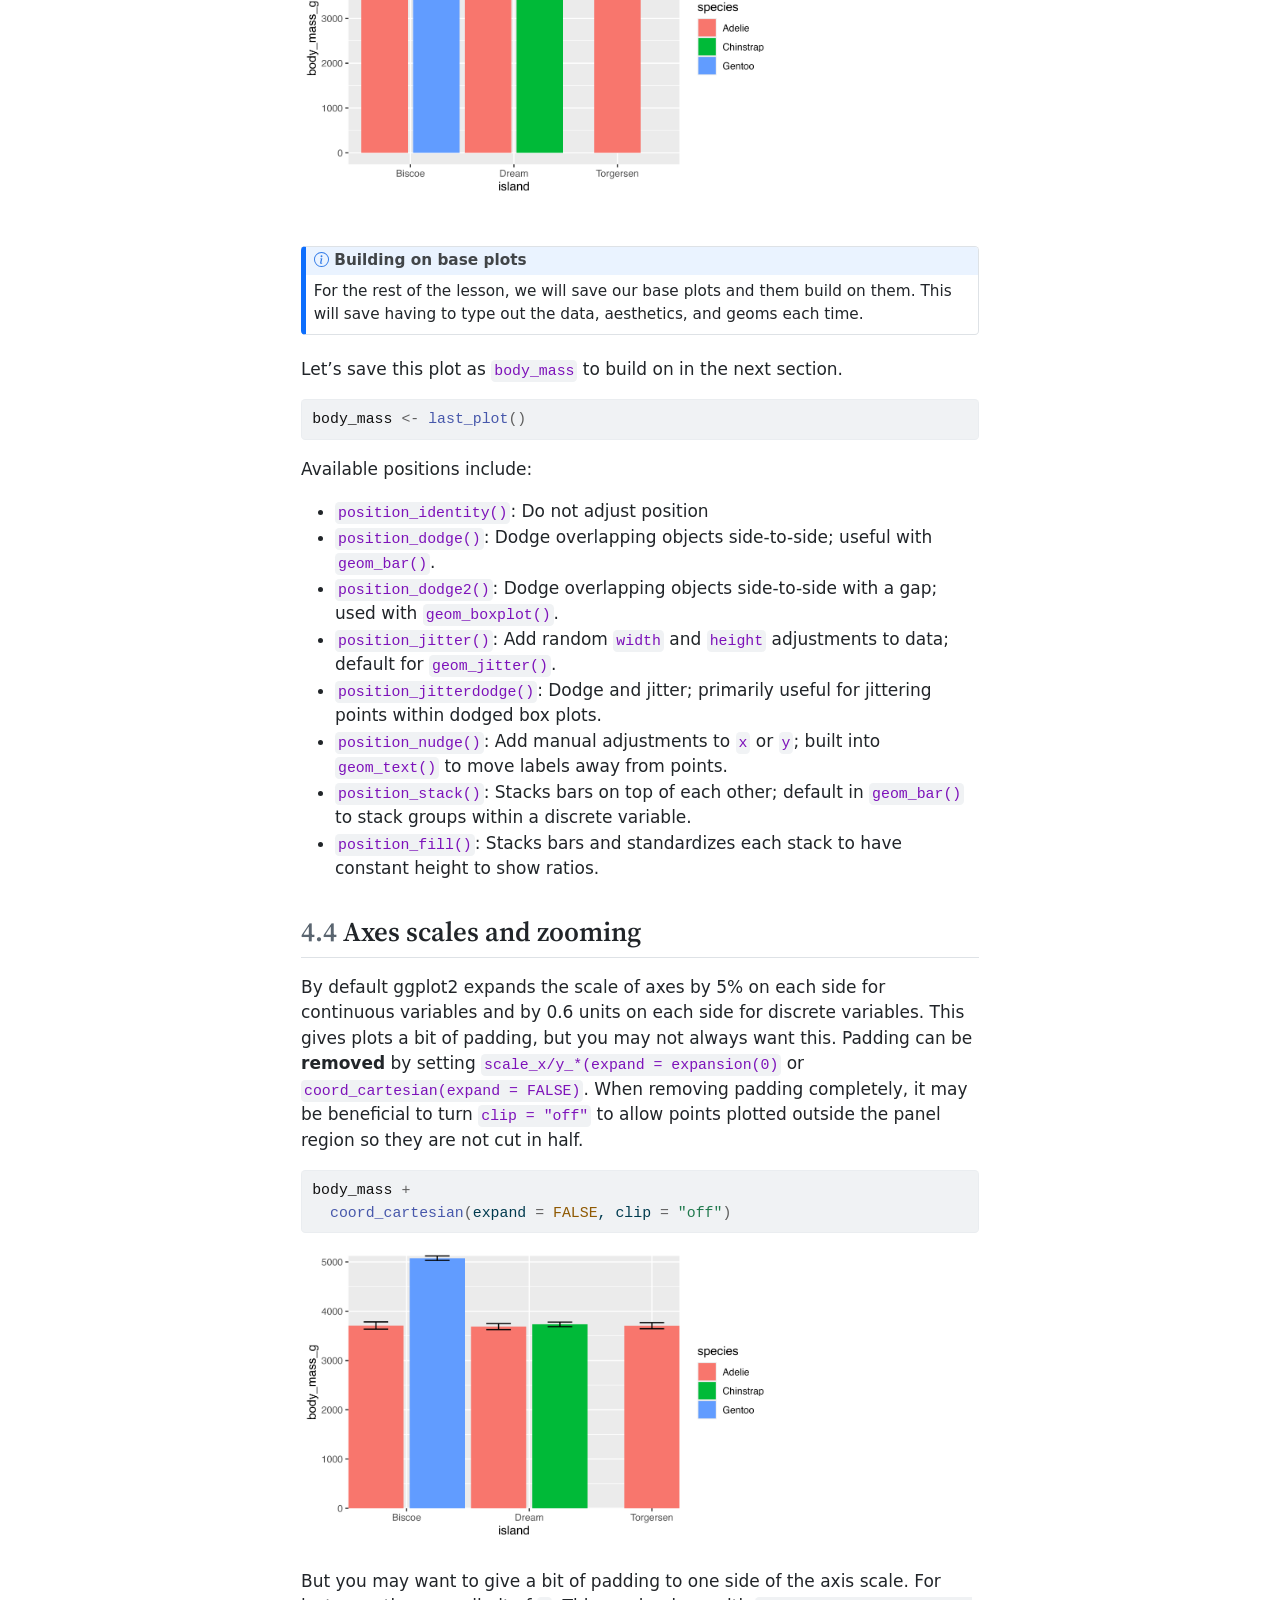
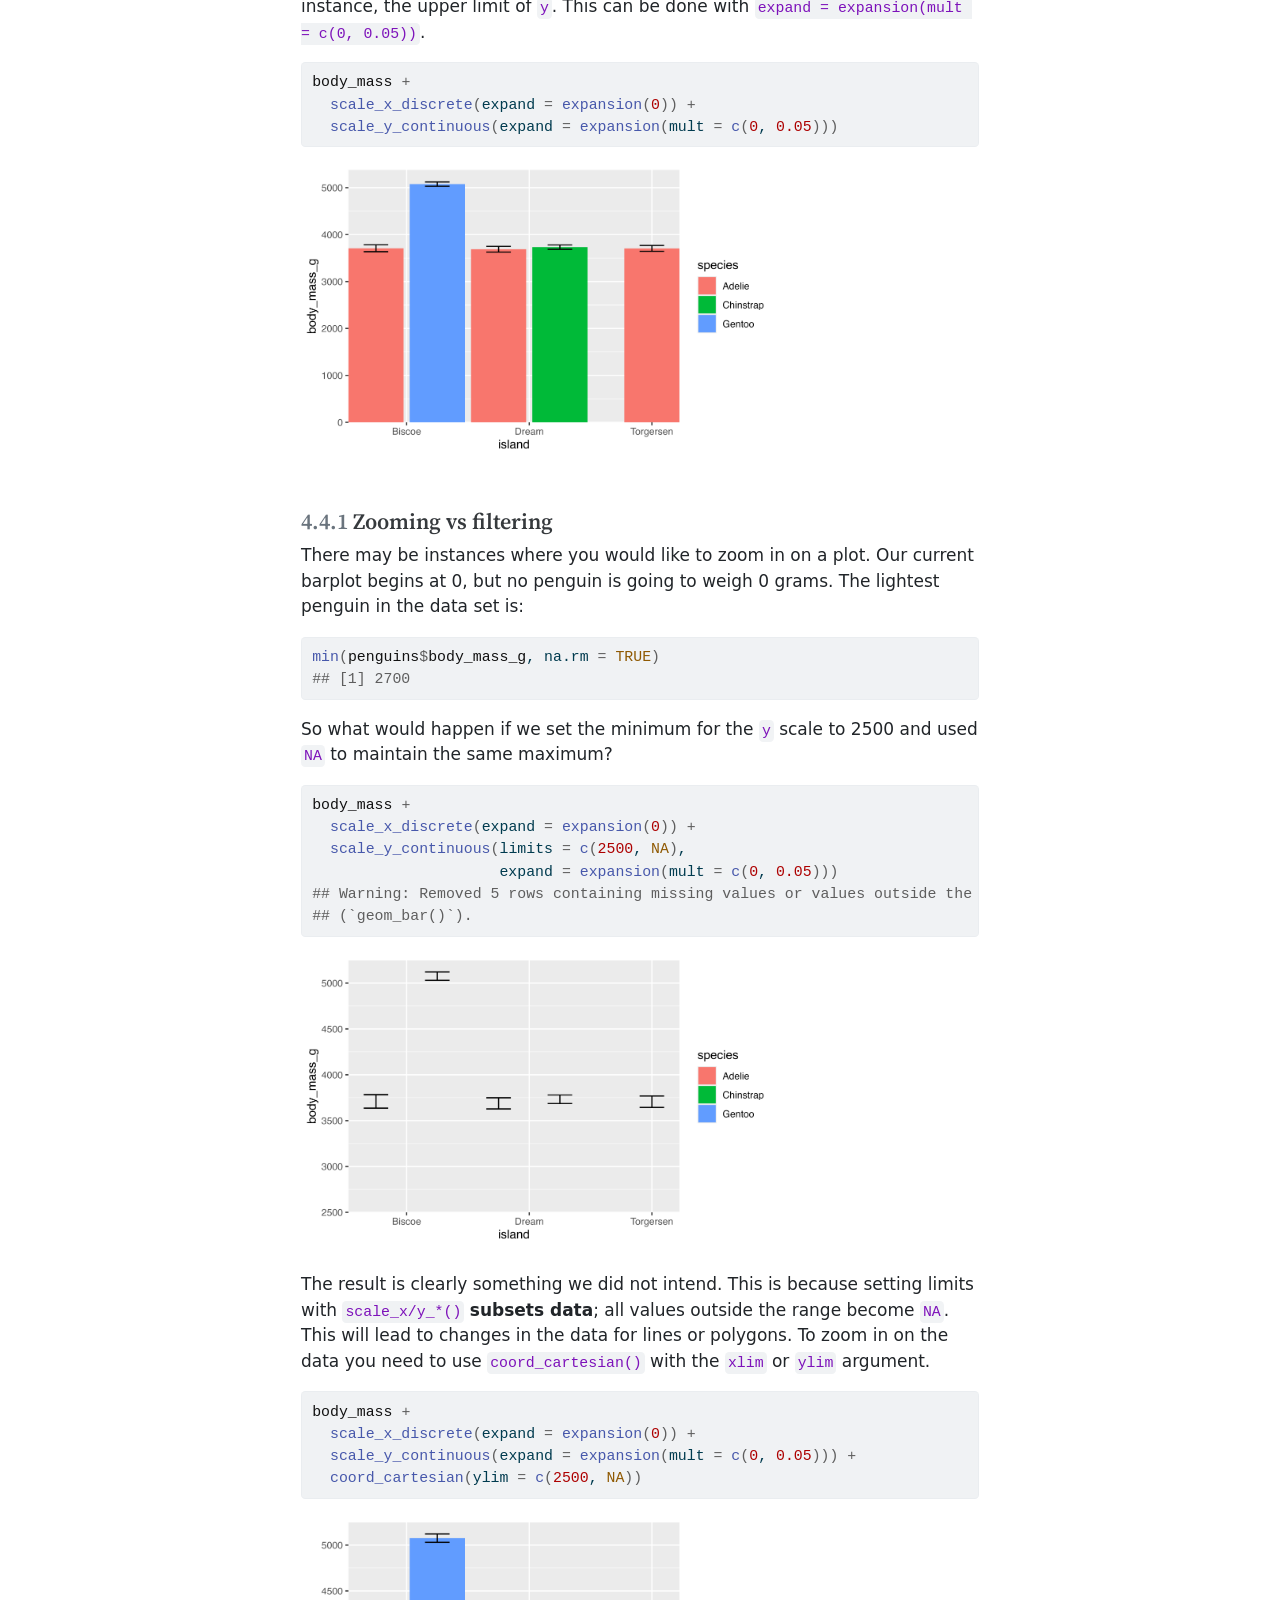
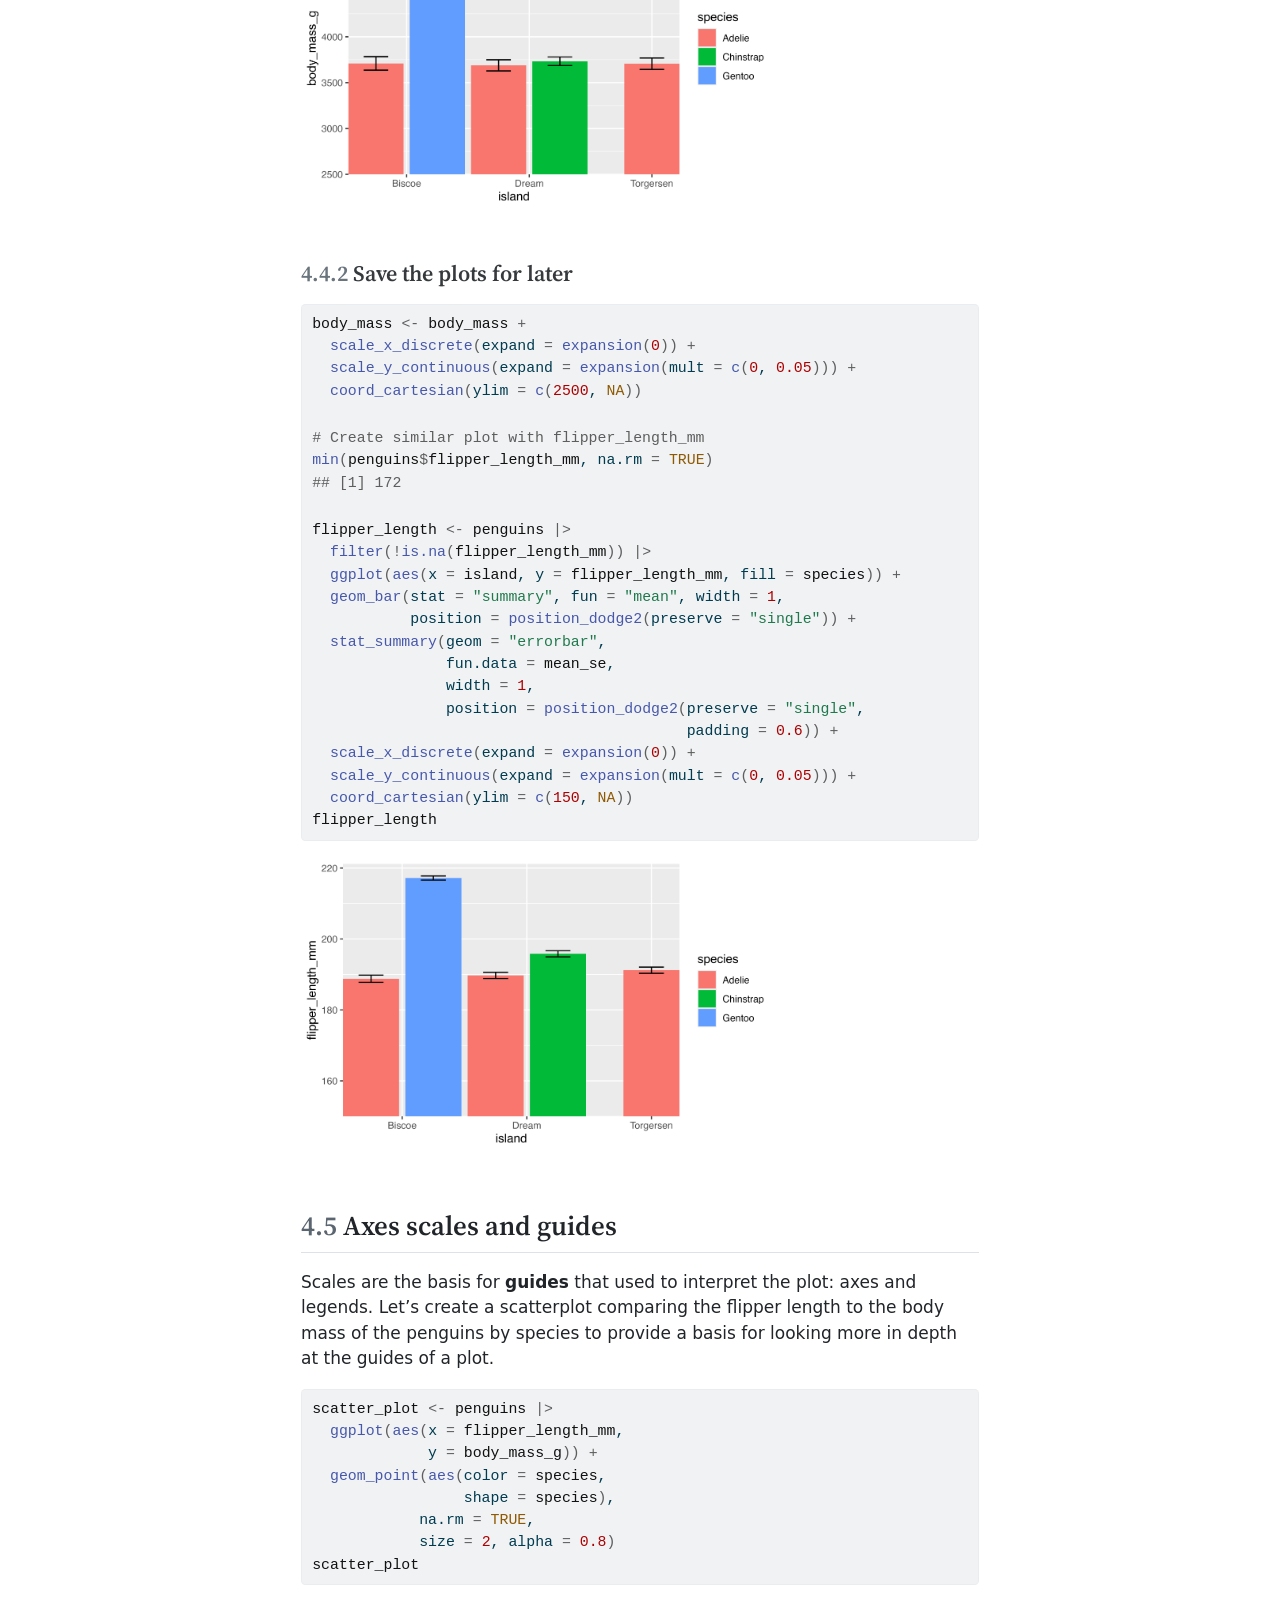
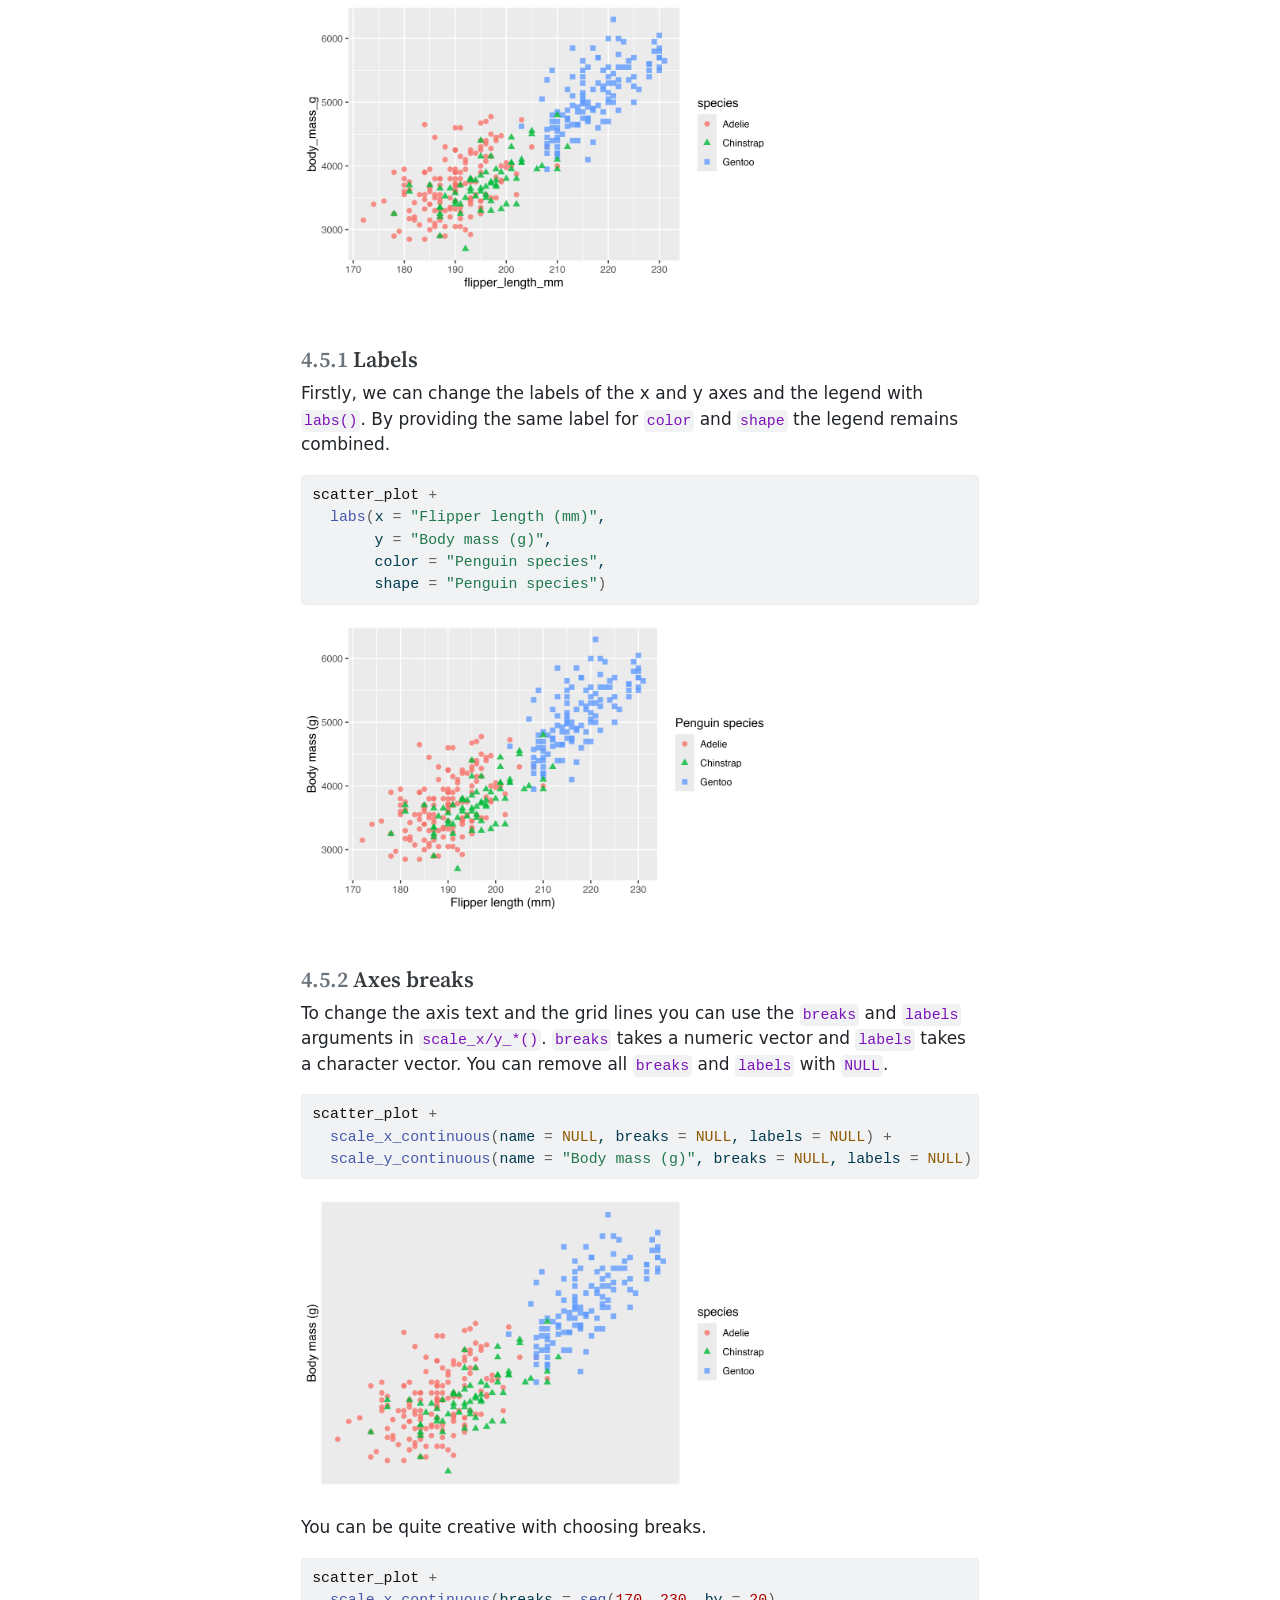
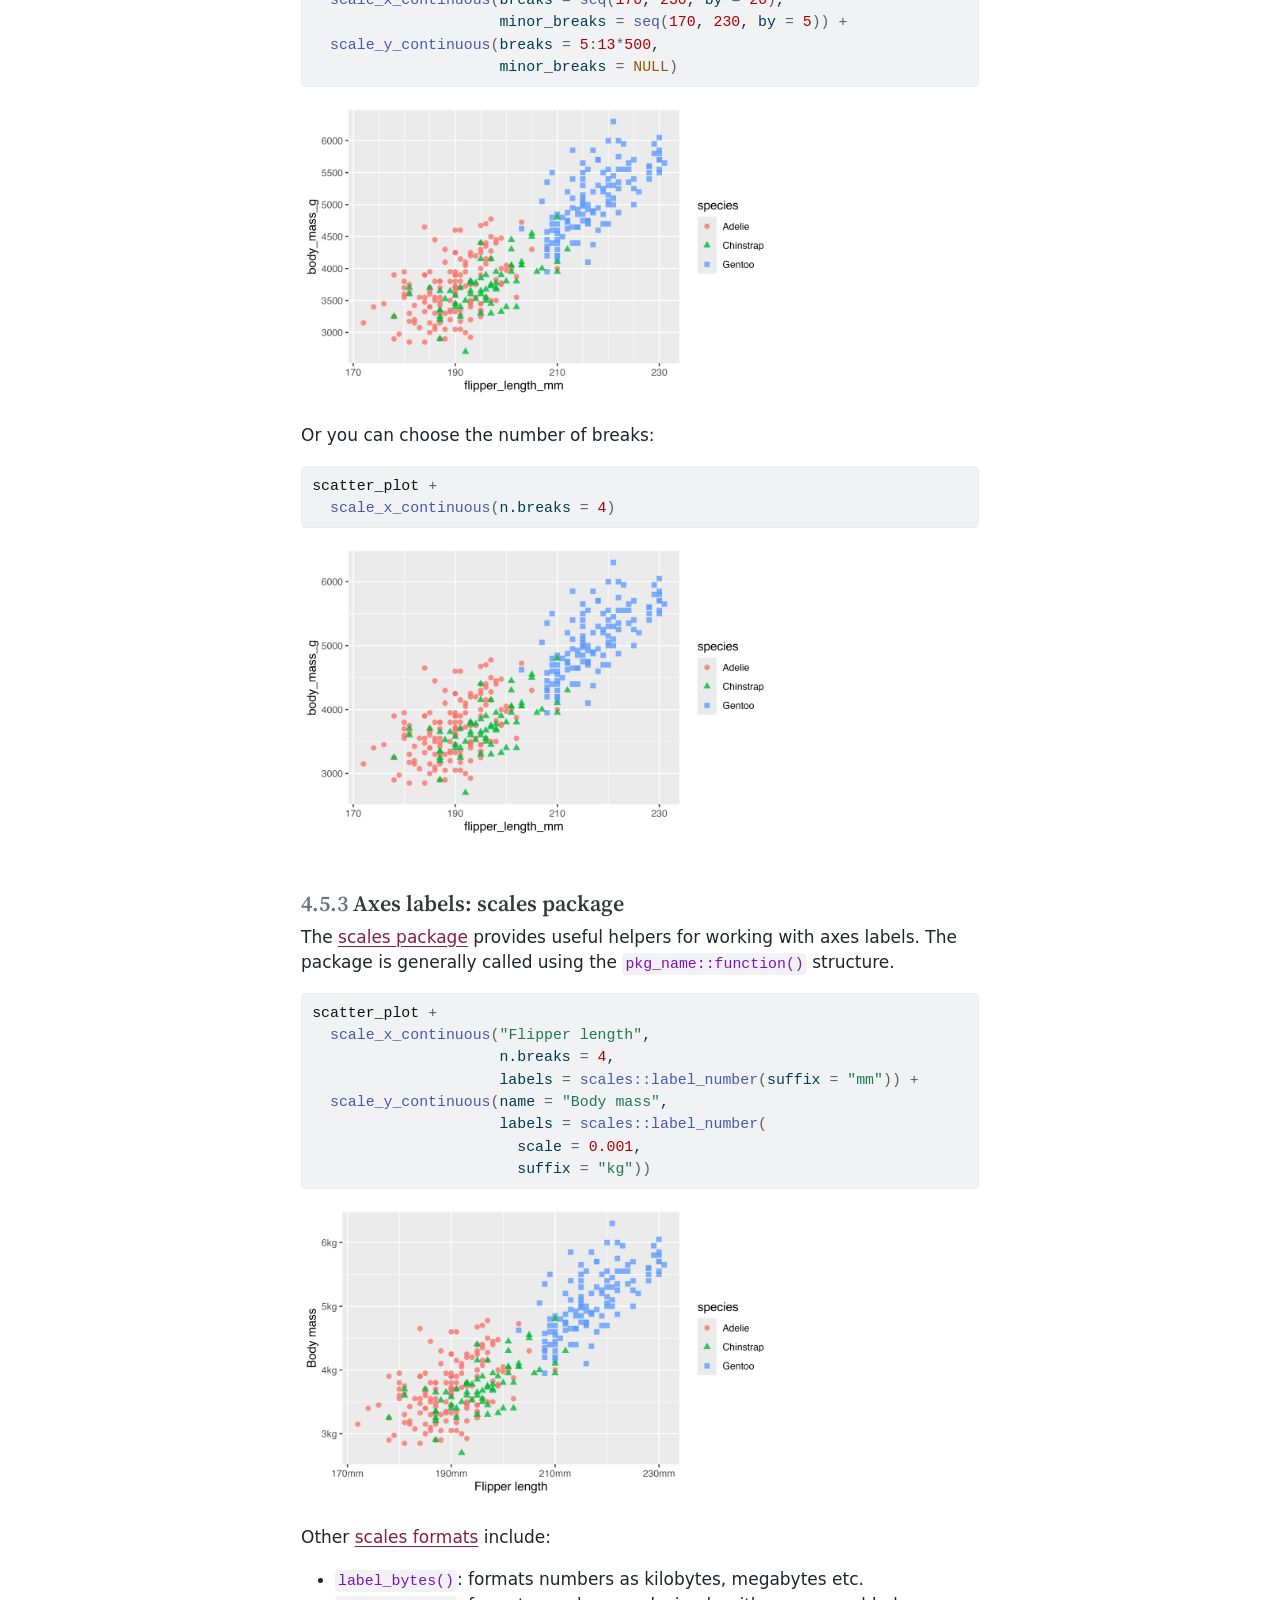
<file: content.html>
<!DOCTYPE html>
<html xmlns="http://www.w3.org/1999/xhtml" lang="en" xml:lang="en"><head>
<meta http-equiv="Content-Type" content="text/html; charset=UTF-8">
<meta charset="utf-8">
<meta name="generator" content="quarto-1.10.18">
<meta name="viewport" content="width=device-width, initial-scale=1.0, user-scalable=yes">
<title>4&nbsp; Workshop content – Data visualization with ggplot2</title>
<style>
/* Default styles provided by pandoc.
** See https://pandoc.org/MANUAL.html#variables-for-html for config info.
*/
span.smallcaps{font-variant: small-caps;}
div.columns{display: flex; gap: 1.5em;}
div.column{flex: auto;}
@media screen {
div.columns{gap: min(4vw, 1.5em);}
div.column{overflow-x: auto;}
}
div.hanging-indent{margin-left: 1.5em; text-indent: -1.5em;}
ul.task-list{list-style: none;}
ul.task-list li input[type="checkbox"] {
  width: 0.8em;
  margin: 0 0.8em 0.2em -1em; /* quarto-specific, see https://github.com/quarto-dev/quarto-cli/issues/4556 */ 
  vertical-align: middle;
}
/* CSS for syntax highlighting */
html { -webkit-text-size-adjust: 100%; }
pre > code.sourceCode { white-space: pre; position: relative; }
pre > code.sourceCode > span { display: inline-block; line-height: 1.25; }
pre > code.sourceCode > span:empty { height: 1.2em; }
.sourceCode { overflow: visible; }
code.sourceCode > span { color: inherit; text-decoration: inherit; }
div.sourceCode { margin: 1em 0; }
pre.sourceCode { margin: 0; }
@media screen {
div.sourceCode { overflow: auto; }
}
@media print {
pre > code.sourceCode { white-space: pre-wrap; }
pre > code.sourceCode > span { text-indent: -5em; padding-left: 5em; }
}
pre.numberSource code
  { counter-reset: source-line 0; }
pre.numberSource code > span
  { position: relative; left: -4em; counter-increment: source-line; }
pre.numberSource code > span > a:first-child::before
  { content: counter(source-line);
    position: relative; left: -1em; text-align: right; vertical-align: baseline;
    border: none; display: inline-block;
    -webkit-touch-callout: none; -webkit-user-select: none;
    -khtml-user-select: none; -moz-user-select: none;
    -ms-user-select: none; user-select: none;
    padding: 0 4px; width: 4em;
  }
pre.numberSource { margin-left: 3em;  padding-left: 4px; }
div.sourceCode
  {   }
@media screen {
pre > code.sourceCode > span > a:first-child::before { text-decoration: underline; }
}
</style>

<script src="site_libs/quarto-nav/quarto-nav.js"></script>
<script src="site_libs/quarto-nav/headroom.min.js"></script>
<script src="site_libs/clipboard/clipboard.min.js"></script>
<script src="site_libs/quarto-search/autocomplete.umd.js"></script>
<script src="site_libs/quarto-search/fuse.min.js"></script>
<script src="site_libs/quarto-search/quarto-search.js"></script>
<meta name="quarto:offset" content="./">
<link href="./resources.html" rel="next">
<link href="./grammar-of-graphics.html" rel="prev">
<script src="site_libs/quarto-html/quarto.js" type="module"></script>
<script src="site_libs/quarto-html/tabsets/tabsets.js" type="module"></script>
<script src="site_libs/quarto-html/popper.min.js"></script>
<script src="site_libs/quarto-html/tippy.umd.min.js"></script>
<script src="site_libs/quarto-html/anchor.min.js"></script>
<link href="site_libs/quarto-html/tippy.css" rel="stylesheet">
<link href="site_libs/quarto-html/quarto-syntax-highlighting-64a204ab8560d761af7679ceaba22944.css" rel="stylesheet" id="quarto-text-highlighting-styles">
<script src="site_libs/bootstrap/bootstrap.min.js"></script>
<link href="site_libs/bootstrap/bootstrap-icons.css" rel="stylesheet">
<link href="site_libs/bootstrap/bootstrap-a212f82455aac3d592bf2a11bdd625f5.min.css" rel="stylesheet" append-hash="true" id="quarto-bootstrap" data-mode="light"><script id="quarto-search-options" type="application/json">{
  "location": "sidebar",
  "copy-button": false,
  "collapse-after": 3,
  "panel-placement": "start",
  "type": "textbox",
  "limit": 50,
  "keyboard-shortcut": [
    "f",
    "/",
    "s"
  ],
  "show-item-context": false,
  "language": {
    "search-no-results-text": "No results",
    "search-matching-documents-text": "matching documents",
    "search-copy-link-title": "Copy link to search",
    "search-hide-matches-text": "Hide additional matches",
    "search-more-match-text": "more match in this document",
    "search-more-matches-text": "more matches in this document",
    "search-clear-button-title": "Clear",
    "search-text-placeholder": "",
    "search-detached-cancel-button-title": "Cancel",
    "search-submit-button-title": "Submit",
    "search-label": "Search"
  }
}</script>
</head>
<body class="nav-sidebar floating quarto-light">

<div id="quarto-search-results"></div>
  <header id="quarto-header" class="headroom fixed-top"><nav class="quarto-secondary-nav"><div class="container-fluid d-flex">
      <button type="button" class="quarto-btn-toggle btn" data-bs-toggle="collapse" role="button" data-bs-target=".quarto-sidebar-collapse-item" aria-controls="quarto-sidebar" aria-expanded="false" aria-label="Toggle sidebar navigation" onclick="if (window.quartoToggleHeadroom) { window.quartoToggleHeadroom(); }">
        <i class="bi bi-layout-text-sidebar-reverse"></i>
      </button>
        <nav class="quarto-page-breadcrumbs" aria-label="breadcrumb"><ol class="breadcrumb"><li class="breadcrumb-item"><a href="./content.html"><span class="chapter-number">4</span>&nbsp; <span class="chapter-title">Workshop content</span></a></li></ol></nav>
        <a class="flex-grow-1" role="navigation" data-bs-toggle="collapse" data-bs-target=".quarto-sidebar-collapse-item" aria-controls="quarto-sidebar" aria-expanded="false" aria-label="Toggle sidebar navigation" onclick="if (window.quartoToggleHeadroom) { window.quartoToggleHeadroom(); }">      
        </a>
      <button type="button" class="btn quarto-search-button" aria-label="Search" onclick="window.quartoOpenSearch();">
        <i class="bi bi-search"></i>
      </button>
    </div>
  </nav></header><!-- content --><div id="quarto-content" class="quarto-container page-columns page-rows-contents page-layout-article">
<!-- sidebar -->
  <nav id="quarto-sidebar" class="sidebar collapse collapse-horizontal quarto-sidebar-collapse-item sidebar-navigation floating overflow-auto"><div class="pt-lg-2 mt-2 text-left sidebar-header">
    <div class="sidebar-title mb-0 py-0">
      <a href="./">Data visualization with ggplot2</a> 
    </div>
      </div>
        <div class="mt-2 flex-shrink-0 align-items-center">
        <div class="sidebar-search">
        <div id="quarto-search" class="" title="Search"></div>
        </div>
        </div>
    <div class="sidebar-menu-container"> 
    <ul class="list-unstyled mt-1">
<li class="sidebar-item">
  <div class="sidebar-item-container"> 
  <a href="./index.html" class="sidebar-item-text sidebar-link">
 <span class="menu-text"><span class="chapter-number">1</span>&nbsp; <span class="chapter-title">Data visualization with ggplot2</span></span></a>
  </div>
</li>
        <li class="sidebar-item">
  <div class="sidebar-item-container"> 
  <a href="./rstudio-guide.html" class="sidebar-item-text sidebar-link">
 <span class="menu-text"><span class="chapter-number">2</span>&nbsp; <span class="chapter-title">Using R in RStudio</span></span></a>
  </div>
</li>
        <li class="sidebar-item">
  <div class="sidebar-item-container"> 
  <a href="./grammar-of-graphics.html" class="sidebar-item-text sidebar-link">
 <span class="menu-text"><span class="chapter-number">3</span>&nbsp; <span class="chapter-title">ggplot2 and the Grammar of Graphics</span></span></a>
  </div>
</li>
        <li class="sidebar-item">
  <div class="sidebar-item-container"> 
  <a href="./content.html" class="sidebar-item-text sidebar-link active">
 <span class="menu-text"><span class="chapter-number">4</span>&nbsp; <span class="chapter-title">Workshop content</span></span></a>
  </div>
</li>
        <li class="sidebar-item">
  <div class="sidebar-item-container"> 
  <a href="./resources.html" class="sidebar-item-text sidebar-link">
 <span class="menu-text"><span class="chapter-number">5</span>&nbsp; <span class="chapter-title">Resources for ggplot2</span></span></a>
  </div>
</li>
    </ul>
</div>
</nav><div id="quarto-sidebar-glass" class="quarto-sidebar-collapse-item" data-bs-toggle="collapse" data-bs-target=".quarto-sidebar-collapse-item"></div>
<!-- margin-sidebar -->
    <div id="quarto-margin-sidebar" class="sidebar margin-sidebar">
        <nav id="TOC" role="doc-toc" class="toc-active"><h2 id="toc-title">Table of contents</h2>
   
  <ul>
<li><a href="#get-to-know-the-data" id="toc-get-to-know-the-data" class="nav-link active" data-scroll-target="#get-to-know-the-data"><span class="header-section-number">4.1</span> Get to know the data</a></li>
  <li>
<a href="#warming-up-exploratory-plots" id="toc-warming-up-exploratory-plots" class="nav-link" data-scroll-target="#warming-up-exploratory-plots"><span class="header-section-number">4.2</span> Warming up: Exploratory plots</a>
  <ul class="collapse">
<li><a href="#distribution-of-a-categorical-variable" id="toc-distribution-of-a-categorical-variable" class="nav-link" data-scroll-target="#distribution-of-a-categorical-variable"><span class="header-section-number">4.2.1</span> Distribution of a categorical variable</a></li>
  <li><a href="#distribution-of-a-numeric-variable" id="toc-distribution-of-a-numeric-variable" class="nav-link" data-scroll-target="#distribution-of-a-numeric-variable"><span class="header-section-number">4.2.2</span> Distribution of a numeric variable</a></li>
  <li><a href="#visualizing-relationship-of-two-numeric-variables" id="toc-visualizing-relationship-of-two-numeric-variables" class="nav-link" data-scroll-target="#visualizing-relationship-of-two-numeric-variables"><span class="header-section-number">4.2.3</span> Visualizing relationship of two numeric variables</a></li>
  </ul>
</li>
  <li>
<a href="#geoms-stats-and-positions" id="toc-geoms-stats-and-positions" class="nav-link" data-scroll-target="#geoms-stats-and-positions"><span class="header-section-number">4.3</span> Geoms, stats, and positions</a>
  <ul class="collapse">
<li><a href="#position" id="toc-position" class="nav-link" data-scroll-target="#position"><span class="header-section-number">4.3.1</span> Position</a></li>
  </ul>
</li>
  <li>
<a href="#axes-scales-and-zooming" id="toc-axes-scales-and-zooming" class="nav-link" data-scroll-target="#axes-scales-and-zooming"><span class="header-section-number">4.4</span> Axes scales and zooming</a>
  <ul class="collapse">
<li><a href="#zooming-vs-filtering" id="toc-zooming-vs-filtering" class="nav-link" data-scroll-target="#zooming-vs-filtering"><span class="header-section-number">4.4.1</span> Zooming vs filtering</a></li>
  <li><a href="#save-the-plots-for-later" id="toc-save-the-plots-for-later" class="nav-link" data-scroll-target="#save-the-plots-for-later"><span class="header-section-number">4.4.2</span> Save the plots for later</a></li>
  </ul>
</li>
  <li>
<a href="#axes-scales-and-guides" id="toc-axes-scales-and-guides" class="nav-link" data-scroll-target="#axes-scales-and-guides"><span class="header-section-number">4.5</span> Axes scales and guides</a>
  <ul class="collapse">
<li><a href="#labels" id="toc-labels" class="nav-link" data-scroll-target="#labels"><span class="header-section-number">4.5.1</span> Labels</a></li>
  <li><a href="#axes-breaks" id="toc-axes-breaks" class="nav-link" data-scroll-target="#axes-breaks"><span class="header-section-number">4.5.2</span> Axes breaks</a></li>
  <li><a href="#axes-labels-scales-package" id="toc-axes-labels-scales-package" class="nav-link" data-scroll-target="#axes-labels-scales-package"><span class="header-section-number">4.5.3</span> Axes labels: scales package</a></li>
  </ul>
</li>
  <li>
<a href="#color-scales" id="toc-color-scales" class="nav-link" data-scroll-target="#color-scales"><span class="header-section-number">4.6</span> Color scales</a>
  <ul class="collapse">
<li><a href="#color-packages-with-paletteer" id="toc-color-packages-with-paletteer" class="nav-link" data-scroll-target="#color-packages-with-paletteer"><span class="header-section-number">4.6.1</span> Color packages with paletteer</a></li>
  <li><a href="#choosing-palettes-and-accessibility" id="toc-choosing-palettes-and-accessibility" class="nav-link" data-scroll-target="#choosing-palettes-and-accessibility"><span class="header-section-number">4.6.2</span> Choosing palettes and accessibility</a></li>
  </ul>
</li>
  <li><a href="#annotations" id="toc-annotations" class="nav-link" data-scroll-target="#annotations"><span class="header-section-number">4.7</span> Annotations</a></li>
  <li><a href="#fancy-text-with-marquee" id="toc-fancy-text-with-marquee" class="nav-link" data-scroll-target="#fancy-text-with-marquee"><span class="header-section-number">4.8</span> Fancy text with marquee</a></li>
  <li>
<a href="#theme" id="toc-theme" class="nav-link" data-scroll-target="#theme"><span class="header-section-number">4.9</span> Theme</a>
  <ul class="collapse">
<li><a href="#legend-position" id="toc-legend-position" class="nav-link" data-scroll-target="#legend-position"><span class="header-section-number">4.9.1</span> Legend position</a></li>
  <li><a href="#base-themes-ink-paper-and-accent" id="toc-base-themes-ink-paper-and-accent" class="nav-link" data-scroll-target="#base-themes-ink-paper-and-accent"><span class="header-section-number">4.9.2</span> Base themes: Ink, paper, and accent</a></li>
  <li><a href="#system-fonts" id="toc-system-fonts" class="nav-link" data-scroll-target="#system-fonts"><span class="header-section-number">4.9.3</span> System fonts</a></li>
  </ul>
</li>
  <li>
<a href="#saving-the-plot" id="toc-saving-the-plot" class="nav-link" data-scroll-target="#saving-the-plot"><span class="header-section-number">4.10</span> Saving the plot</a>
  <ul class="collapse">
<li><a href="#png-vs-pdf" id="toc-png-vs-pdf" class="nav-link" data-scroll-target="#png-vs-pdf"><span class="header-section-number">4.10.1</span> PNG vs PDF</a></li>
  </ul>
</li>
  <li>
<a href="#putting-plots-together-with-patchwork" id="toc-putting-plots-together-with-patchwork" class="nav-link" data-scroll-target="#putting-plots-together-with-patchwork"><span class="header-section-number">4.11</span> Putting plots together with patchwork</a>
  <ul class="collapse">
<li><a href="#composing-plots" id="toc-composing-plots" class="nav-link" data-scroll-target="#composing-plots"><span class="header-section-number">4.11.1</span> Composing plots</a></li>
  </ul>
</li>
  <li><a href="#conclusion" id="toc-conclusion" class="nav-link" data-scroll-target="#conclusion"><span class="header-section-number">4.12</span> Conclusion</a></li>
  </ul></nav>
    </div>
<!-- main -->
<main class="content" id="quarto-document-content"><header id="title-block-header" class="quarto-title-block default"><div class="quarto-title">
<h1 class="title">
<span class="chapter-number">4</span>&nbsp; <span class="chapter-title">Workshop content</span>
</h1>
</div>



<div class="quarto-title-meta">

    
  
    
  </div>
  


</header><section id="get-to-know-the-data" class="level2" data-number="4.1"><h2 data-number="4.1" class="anchored" data-anchor-id="get-to-know-the-data">
<span class="header-section-number">4.1</span> Get to know the data</h2>
<p>For this workshop we will be using is from the <a href="https://allisonhorst.github.io/palmerpenguins/">palmerpenguins package</a>. The data were collected and made available by <a href="https://www.uaf.edu/cfos/people/faculty/detail/kristen-gorman.php">Dr.&nbsp;Kristen Gorman</a> and the <a href="https://pallter.marine.rutgers.edu/">Palmer Station, Antarctica LTER</a>, a member of the <a href="https://lternet.edu/">Long Term Ecological Research Network</a>. See the <a href="https://allisonhorst.github.io/palmerpenguins/">package website</a> for more details.<a href="#fn1" class="footnote-ref" id="fnref1" role="doc-noteref"><sup>1</sup></a></p>
<div class="quarto-figure quarto-figure-center">
<figure class="figure"><p><img src="./files/lter_penguins.png" title="Title: The Palmer Penguins" class="img-fluid figure-img" style="width:70.0%" alt="A cartoon-style drawing of chinstrap, gentoo and adélie penguins."></p>
<figcaption>Artwork by <span class="citation" data-cites="allison_horst">@allison_horst</span></figcaption></figure>
</div>
<div class="cell">
<div class="code-copy-outer-scaffold"><div class="sourceCode" id="cb1"><pre class="downlit sourceCode r code-with-copy"><code class="sourceCode R"><span><span class="co"># Load the tidyverse and palmerpenguins package.</span></span>
<span><span class="kw"><a href="https://rdrr.io/r/base/library.html">library</a></span><span class="op">(</span><span class="va"><a href="https://tidyverse.tidyverse.org">tidyverse</a></span><span class="op">)</span></span>
<span><span class="kw"><a href="https://rdrr.io/r/base/library.html">library</a></span><span class="op">(</span><span class="va"><a href="https://allisonhorst.github.io/palmerpenguins/">palmerpenguins</a></span><span class="op">)</span></span></code></pre></div><button title="Copy to Clipboard" class="code-copy-button"><i class="bi"></i></button></div>
</div>
<div class="cell">
<div class="code-copy-outer-scaffold"><div class="sourceCode" id="cb2"><pre class="downlit sourceCode r code-with-copy"><code class="sourceCode R"><span><span class="co"># Load the data</span></span>
<span><span class="fu"><a href="https://rdrr.io/r/utils/data.html">data</a></span><span class="op">(</span><span class="va">penguins</span><span class="op">)</span></span>
<span><span class="va">penguins</span></span>
<span><span class="co">## # A tibble: 344 × 8</span></span>
<span><span class="co">##    species island    bill_length_mm bill_depth_mm flipper_length_mm body_mass_g</span></span>
<span><span class="co">##    &lt;fct&gt;   &lt;fct&gt;              &lt;dbl&gt;         &lt;dbl&gt;             &lt;int&gt;       &lt;int&gt;</span></span>
<span><span class="co">##  1 Adelie  Torgersen           39.1          18.7               181        3750</span></span>
<span><span class="co">##  2 Adelie  Torgersen           39.5          17.4               186        3800</span></span>
<span><span class="co">##  3 Adelie  Torgersen           40.3          18                 195        3250</span></span>
<span><span class="co">##  4 Adelie  Torgersen           NA            NA                  NA          NA</span></span>
<span><span class="co">##  5 Adelie  Torgersen           36.7          19.3               193        3450</span></span>
<span><span class="co">##  6 Adelie  Torgersen           39.3          20.6               190        3650</span></span>
<span><span class="co">##  7 Adelie  Torgersen           38.9          17.8               181        3625</span></span>
<span><span class="co">##  8 Adelie  Torgersen           39.2          19.6               195        4675</span></span>
<span><span class="co">##  9 Adelie  Torgersen           34.1          18.1               193        3475</span></span>
<span><span class="co">## 10 Adelie  Torgersen           42            20.2               190        4250</span></span>
<span><span class="co">## # ℹ 334 more rows</span></span>
<span><span class="co">## # ℹ 2 more variables: sex &lt;fct&gt;, year &lt;int&gt;</span></span></code></pre></div><button title="Copy to Clipboard" class="code-copy-button"><i class="bi"></i></button></div>
</div>
<p><code>penguins</code> is a simplified version of <code>penguins_raw</code>.</p>
<div class="cell">
<div class="code-copy-outer-scaffold"><div class="sourceCode" id="cb3"><pre class="downlit sourceCode r code-with-copy"><code class="sourceCode R"><span><span class="fu"><a href="https://pillar.r-lib.org/reference/glimpse.html">glimpse</a></span><span class="op">(</span><span class="va">penguins</span><span class="op">)</span></span>
<span><span class="co">## Rows: 344</span></span>
<span><span class="co">## Columns: 8</span></span>
<span><span class="co">## $ species           &lt;fct&gt; Adelie, Adelie, Adelie, Adelie, Adelie, Adelie, Adel…</span></span>
<span><span class="co">## $ island            &lt;fct&gt; Torgersen, Torgersen, Torgersen, Torgersen, Torgerse…</span></span>
<span><span class="co">## $ bill_length_mm    &lt;dbl&gt; 39.1, 39.5, 40.3, NA, 36.7, 39.3, 38.9, 39.2, 34.1, …</span></span>
<span><span class="co">## $ bill_depth_mm     &lt;dbl&gt; 18.7, 17.4, 18.0, NA, 19.3, 20.6, 17.8, 19.6, 18.1, …</span></span>
<span><span class="co">## $ flipper_length_mm &lt;int&gt; 181, 186, 195, NA, 193, 190, 181, 195, 193, 190, 186…</span></span>
<span><span class="co">## $ body_mass_g       &lt;int&gt; 3750, 3800, 3250, NA, 3450, 3650, 3625, 4675, 3475, …</span></span>
<span><span class="co">## $ sex               &lt;fct&gt; male, female, female, NA, female, male, female, male…</span></span>
<span><span class="co">## $ year              &lt;int&gt; 2007, 2007, 2007, 2007, 2007, 2007, 2007, 2007, 2007…</span></span></code></pre></div><button title="Copy to Clipboard" class="code-copy-button"><i class="bi"></i></button></div>
</div>
<p><code>penguins</code> has 8 columns:</p>
<ul>
<li>
<code>species</code>: Three penguin species.</li>
<li>
<code>island</code>: Islands in Palmer Archipelago, Antarctica (Biscoe, Dream or Torgersen).</li>
<li>
<code>bill_length_mm</code>: Numeric value in mm.</li>
<li>
<code>bill_depth_mm</code>: Numeric value in mm.</li>
<li>
<code>flipper_length_mm</code>: Numeric value in mm.</li>
<li>
<code>body_mass_g</code>: Integer of mass in grams.</li>
<li>
<code>sex</code>: female and male</li>
<li>
<code>year</code>: Integer from 2007 to 2009.</li>
</ul>
<div class="cell">
<div class="code-copy-outer-scaffold"><div class="sourceCode" id="cb4"><pre class="downlit sourceCode r code-with-copy"><code class="sourceCode R"><span><span class="fu"><a href="https://rdrr.io/r/base/summary.html">summary</a></span><span class="op">(</span><span class="va">penguins</span><span class="op">)</span></span></code></pre></div><button title="Copy to Clipboard" class="code-copy-button"><i class="bi"></i></button></div>
</div>
<p>Note the existence of missing data in all but <code>species</code> and <code>island</code> columns. <code><a href="https://rdrr.io/r/base/summary.html">summary()</a></code> gives a good overview of the data and the counts for the <code>species</code>, <code>island</code>, and <code>sex</code>.</p>
</section><section id="warming-up-exploratory-plots" class="level2" data-number="4.2"><h2 data-number="4.2" class="anchored" data-anchor-id="warming-up-exploratory-plots">
<span class="header-section-number">4.2</span> Warming up: Exploratory plots</h2>
<section id="distribution-of-a-categorical-variable" class="level3" data-number="4.2.1"><h3 data-number="4.2.1" class="anchored" data-anchor-id="distribution-of-a-categorical-variable">
<span class="header-section-number">4.2.1</span> Distribution of a categorical variable</h3>
<div class="cell">
<div class="code-copy-outer-scaffold"><div class="sourceCode" id="cb5"><pre class="downlit sourceCode r code-with-copy"><code class="sourceCode R"><span><span class="fu"><a href="https://ggplot2.tidyverse.org/reference/ggplot.html">ggplot</a></span><span class="op">(</span><span class="va">penguins</span>, <span class="fu"><a href="https://ggplot2.tidyverse.org/reference/aes.html">aes</a></span><span class="op">(</span>x <span class="op">=</span> <span class="va">species</span><span class="op">)</span><span class="op">)</span> <span class="op">+</span></span>
<span>  <span class="fu"><a href="https://ggplot2.tidyverse.org/reference/geom_bar.html">geom_bar</a></span><span class="op">(</span><span class="op">)</span></span></code></pre></div><button title="Copy to Clipboard" class="code-copy-button"><i class="bi"></i></button></div>
<div class="cell-output-display">
<div>
<figure class="figure"><p><img src="content_files/figure-html/unnamed-chunk-1-1.png" class="img-fluid figure-img" style="width:70.0%"></p>
</figure>
</div>
</div>
</div>
</section><section id="distribution-of-a-numeric-variable" class="level3" data-number="4.2.2"><h3 data-number="4.2.2" class="anchored" data-anchor-id="distribution-of-a-numeric-variable">
<span class="header-section-number">4.2.2</span> Distribution of a numeric variable</h3>
<p>Let’s look at the distribution of a numeric variable and add in the species.</p>
<div class="cell">
<div class="code-copy-outer-scaffold"><div class="sourceCode" id="cb6"><pre class="downlit sourceCode r code-with-copy"><code class="sourceCode R"><span><span class="fu"><a href="https://ggplot2.tidyverse.org/reference/ggplot.html">ggplot</a></span><span class="op">(</span>data <span class="op">=</span> <span class="va">penguins</span>,</span>
<span>       mapping <span class="op">=</span> <span class="fu"><a href="https://ggplot2.tidyverse.org/reference/aes.html">aes</a></span><span class="op">(</span>x <span class="op">=</span> <span class="va">body_mass_g</span>, fill <span class="op">=</span> <span class="va">species</span><span class="op">)</span><span class="op">)</span> <span class="op">+</span> </span>
<span>       <span class="fu"><a href="https://ggplot2.tidyverse.org/reference/geom_histogram.html">geom_histogram</a></span><span class="op">(</span>alpha <span class="op">=</span> <span class="fl">0.8</span><span class="op">)</span></span>
<span><span class="co">## `stat_bin()` using `bins = 30`. Pick better value `binwidth`.</span></span>
<span><span class="co">## Warning: Removed 2 rows containing non-finite outside the scale range</span></span>
<span><span class="co">## (`stat_bin()`).</span></span></code></pre></div><button title="Copy to Clipboard" class="code-copy-button"><i class="bi"></i></button></div>
<div class="cell-output-display">
<div>
<figure class="figure"><p><img src="content_files/figure-html/unnamed-chunk-2-1.png" class="img-fluid figure-img" style="width:70.0%"></p>
</figure>
</div>
</div>
</div>
<p>How does changing the <code>binwidth</code> affect the plot.</p>
<p>Try with a different numeric variable.</p>
<p>Now let’s try with <code><a href="https://ggplot2.tidyverse.org/reference/geom_density.html">geom_density()</a></code>:</p>
<div class="cell">
<div class="code-copy-outer-scaffold"><div class="sourceCode" id="cb7"><pre class="downlit sourceCode r code-with-copy"><code class="sourceCode R"><span><span class="fu"><a href="https://ggplot2.tidyverse.org/reference/ggplot.html">ggplot</a></span><span class="op">(</span>data <span class="op">=</span> <span class="va">penguins</span>,</span>
<span>       mapping <span class="op">=</span> <span class="fu"><a href="https://ggplot2.tidyverse.org/reference/aes.html">aes</a></span><span class="op">(</span>x <span class="op">=</span> <span class="va">flipper_length_mm</span>, fill <span class="op">=</span> <span class="va">species</span><span class="op">)</span><span class="op">)</span> <span class="op">+</span> </span>
<span>       <span class="fu"><a href="https://ggplot2.tidyverse.org/reference/geom_density.html">geom_density</a></span><span class="op">(</span>alpha <span class="op">=</span> <span class="fl">0.8</span><span class="op">)</span></span>
<span><span class="co">## Warning: Removed 2 rows containing non-finite outside the scale range</span></span>
<span><span class="co">## (`stat_density()`).</span></span></code></pre></div><button title="Copy to Clipboard" class="code-copy-button"><i class="bi"></i></button></div>
<div class="cell-output-display">
<div>
<figure class="figure"><p><img src="content_files/figure-html/unnamed-chunk-3-1.png" class="img-fluid figure-img" style="width:70.0%"></p>
</figure>
</div>
</div>
</div>
</section><section id="visualizing-relationship-of-two-numeric-variables" class="level3" data-number="4.2.3"><h3 data-number="4.2.3" class="anchored" data-anchor-id="visualizing-relationship-of-two-numeric-variables">
<span class="header-section-number">4.2.3</span> Visualizing relationship of two numeric variables</h3>
<div class="cell">
<div class="code-copy-outer-scaffold"><div class="sourceCode" id="cb8"><pre class="downlit sourceCode r code-with-copy"><code class="sourceCode R"><span><span class="fu"><a href="https://ggplot2.tidyverse.org/reference/ggplot.html">ggplot</a></span><span class="op">(</span>data <span class="op">=</span> <span class="va">penguins</span>,</span>
<span>        mapping <span class="op">=</span> <span class="fu"><a href="https://ggplot2.tidyverse.org/reference/aes.html">aes</a></span><span class="op">(</span>x <span class="op">=</span> <span class="va">flipper_length_mm</span>, y <span class="op">=</span> <span class="va">body_mass_g</span><span class="op">)</span><span class="op">)</span> <span class="op">+</span> </span>
<span>    <span class="fu"><a href="https://ggplot2.tidyverse.org/reference/geom_point.html">geom_point</a></span><span class="op">(</span><span class="fu"><a href="https://ggplot2.tidyverse.org/reference/aes.html">aes</a></span><span class="op">(</span>color <span class="op">=</span> <span class="va">species</span>, shape <span class="op">=</span> <span class="va">species</span><span class="op">)</span><span class="op">)</span></span>
<span><span class="co">## Warning: Removed 2 rows containing missing values or values outside the scale range</span></span>
<span><span class="co">## (`geom_point()`).</span></span></code></pre></div><button title="Copy to Clipboard" class="code-copy-button"><i class="bi"></i></button></div>
<div class="cell-output-display">
<div>
<figure class="figure"><p><img src="content_files/figure-html/unnamed-chunk-4-1.png" class="img-fluid figure-img" style="width:70.0%"></p>
</figure>
</div>
</div>
</div>
<p>Try with different numeric variables.</p>
</section></section><section id="geoms-stats-and-positions" class="level2" data-number="4.3"><h2 data-number="4.3" class="anchored" data-anchor-id="geoms-stats-and-positions">
<span class="header-section-number">4.3</span> Geoms, stats, and positions</h2>
<p>You might notice that while the basic structure of creating these plots is similar, there are subtle differences. We provided a variable from the data for y axis of the scatterplot (<code>y = body_mass_g</code>) but not for the barplot, histogram, or density plot. If you look at the y-axis of these plots, you will notice that they have names not found in the <code>penguins</code> data. They all work by performing a <strong>statistical transformation</strong> to calculate the y -axis. The geoms used above default to the following stats.</p>
<table class="caption-top table">
<thead><tr class="header">
<th>Geom</th>
<th>Stat</th>
<th>Stat function</th>
</tr></thead>
<tbody>
<tr class="odd">
<td><code><a href="https://ggplot2.tidyverse.org/reference/geom_bar.html">geom_bar()</a></code></td>
<td><code>"count"</code></td>
<td><code><a href="https://ggplot2.tidyverse.org/reference/geom_bar.html">stat_count()</a></code></td>
</tr>
<tr class="even">
<td><code><a href="https://ggplot2.tidyverse.org/reference/geom_histogram.html">geom_histogram()</a></code></td>
<td><code>"bin"</code></td>
<td><code><a href="https://ggplot2.tidyverse.org/reference/geom_histogram.html">stat_bin()</a></code></td>
</tr>
<tr class="odd">
<td><code><a href="https://ggplot2.tidyverse.org/reference/geom_density.html">geom_density()</a></code></td>
<td><code>"density"</code></td>
<td><code><a href="https://ggplot2.tidyverse.org/reference/geom_density.html">stat_density()</a></code></td>
</tr>
<tr class="even">
<td><code><a href="https://ggplot2.tidyverse.org/reference/geom_point.html">geom_point()</a></code></td>
<td><code>"identity"</code></td>
<td><code><a href="https://ggplot2.tidyverse.org/reference/stat_identity.html">stat_identity()</a></code></td>
</tr>
<tr class="odd">
<td><code><a href="https://ggplot2.tidyverse.org/reference/geom_boxplot.html">geom_boxplot()</a></code></td>
<td><code>"boxplot"</code></td>
<td><code><a href="https://ggplot2.tidyverse.org/reference/geom_boxplot.html">stat_boxplot()</a></code></td>
</tr>
</tbody>
</table>
<p>You can create a plot with either a geom, changing the default stat if you want or with a stat function (<code>stat_*()</code>) and choosing the geom to represent the stat. For instance, use <code><a href="https://ggplot2.tidyverse.org/reference/geom_bar.html">stat_count()</a></code> to recreate the first barplot.</p>
<div class="cell">
<div class="code-copy-outer-scaffold"><div class="sourceCode" id="cb9"><pre class="downlit sourceCode r code-with-copy"><code class="sourceCode R"><span> <span class="fu"><a href="https://ggplot2.tidyverse.org/reference/ggplot.html">ggplot</a></span><span class="op">(</span><span class="va">penguins</span>, </span>
<span>        <span class="fu"><a href="https://ggplot2.tidyverse.org/reference/aes.html">aes</a></span><span class="op">(</span>x <span class="op">=</span> <span class="va">island</span><span class="op">)</span><span class="op">)</span> <span class="op">+</span> </span>
<span>  <span class="fu"><a href="https://ggplot2.tidyverse.org/reference/geom_bar.html">stat_count</a></span><span class="op">(</span>geom <span class="op">=</span> <span class="st">"bar"</span><span class="op">)</span></span></code></pre></div><button title="Copy to Clipboard" class="code-copy-button"><i class="bi"></i></button></div>
<div class="cell-output-display">
<div>
<figure class="figure"><p><img src="content_files/figure-html/unnamed-chunk-5-1.png" class="img-fluid figure-img" style="width:70.0%"></p>
</figure>
</div>
</div>
</div>
<p>This may not seem that interesting at first, but intermixing geoms and stats creates opportunities for plots that represent more complex forms of analysis, for instance a bar plot of the average body weight of the penguins by island. This can be written using either <code><a href="https://ggplot2.tidyverse.org/reference/geom_bar.html">geom_bar()</a></code> or <code><a href="https://ggplot2.tidyverse.org/reference/stat_summary.html">stat_summary()</a></code>.</p>
<div class="code-copy-outer-scaffold"><div class="sourceCode" id="cb10"><pre class="downlit sourceCode r code-with-copy"><code class="sourceCode R"><span><span class="co"># geom with stat</span></span>
<span><span class="va">penguins</span> <span class="op">|&gt;</span> </span>
<span>  <span class="fu"><a href="https://ggplot2.tidyverse.org/reference/ggplot.html">ggplot</a></span><span class="op">(</span><span class="fu"><a href="https://ggplot2.tidyverse.org/reference/aes.html">aes</a></span><span class="op">(</span>x <span class="op">=</span> <span class="va">island</span>, y <span class="op">=</span> <span class="va">body_mass_g</span><span class="op">)</span><span class="op">)</span> <span class="op">+</span></span>
<span>  <span class="fu"><a href="https://ggplot2.tidyverse.org/reference/geom_bar.html">geom_bar</a></span><span class="op">(</span>stat <span class="op">=</span> <span class="st">"summary"</span>, fun <span class="op">=</span> <span class="st">"mean"</span><span class="op">)</span></span>
<span><span class="co">## Warning: Removed 2 rows containing non-finite outside the scale range</span></span>
<span><span class="co">## (`stat_summary()`).</span></span>
<span></span>
<span><span class="co"># stat with geom</span></span>
<span><span class="va">penguins</span> <span class="op">|&gt;</span> </span>
<span>  <span class="fu"><a href="https://ggplot2.tidyverse.org/reference/ggplot.html">ggplot</a></span><span class="op">(</span><span class="fu"><a href="https://ggplot2.tidyverse.org/reference/aes.html">aes</a></span><span class="op">(</span>x <span class="op">=</span> <span class="va">island</span>, y <span class="op">=</span> <span class="va">body_mass_g</span><span class="op">)</span><span class="op">)</span> <span class="op">+</span></span>
<span>  <span class="fu"><a href="https://ggplot2.tidyverse.org/reference/stat_summary.html">stat_summary</a></span><span class="op">(</span>geom <span class="op">=</span> <span class="st">"bar"</span>, fun <span class="op">=</span> <span class="st">"mean"</span><span class="op">)</span></span>
<span><span class="co">## Warning: Removed 2 rows containing non-finite outside the scale range</span></span>
<span><span class="co">## (`stat_summary()`).</span></span></code></pre></div><button title="Copy to Clipboard" class="code-copy-button"><i class="bi"></i></button></div>
<div class="cell quarto-layout-panel" data-layout-ncol="2">
<div class="quarto-layout-row">
<div class="quarto-layout-cell" style="flex-basis: 50.0%;justify-content: center;">
<p><img src="content_files/figure-html/bar-vs-stat-1.png" class="img-fluid"></p>
</div>
<div class="quarto-layout-cell" style="flex-basis: 50.0%;justify-content: center;">
<p><img src="content_files/figure-html/bar-vs-stat-2.png" class="img-fluid"></p>
</div>
</div>
</div>
<p>You might want to provide additional information such as error bars indicating the standard deviation of the mean. We need to add another geom layer and use <code><a href="https://ggplot2.tidyverse.org/reference/stat_summary.html">stat_summary()</a></code> with geom <code>errorbar</code>. Let’s also remove the rows with missing data for <code>body_mass_g</code>.</p>
<div class="cell">
<div class="code-copy-outer-scaffold"><div class="sourceCode" id="cb11"><pre class="downlit sourceCode r code-with-copy"><code class="sourceCode R"><span><span class="va">penguins</span> <span class="op">|&gt;</span> </span>
<span>  <span class="fu"><a href="https://dplyr.tidyverse.org/reference/filter.html">filter</a></span><span class="op">(</span><span class="op">!</span><span class="fu"><a href="https://rdrr.io/r/base/NA.html">is.na</a></span><span class="op">(</span><span class="va">body_mass_g</span><span class="op">)</span><span class="op">)</span> <span class="op">|&gt;</span> </span>
<span>  <span class="fu"><a href="https://ggplot2.tidyverse.org/reference/ggplot.html">ggplot</a></span><span class="op">(</span><span class="fu"><a href="https://ggplot2.tidyverse.org/reference/aes.html">aes</a></span><span class="op">(</span>x <span class="op">=</span> <span class="va">island</span>, y <span class="op">=</span> <span class="va">body_mass_g</span><span class="op">)</span><span class="op">)</span> <span class="op">+</span></span>
<span>  <span class="fu"><a href="https://ggplot2.tidyverse.org/reference/geom_bar.html">geom_bar</a></span><span class="op">(</span>stat <span class="op">=</span> <span class="st">"summary"</span>, fun <span class="op">=</span> <span class="st">"mean"</span>, fill <span class="op">=</span> <span class="st">"lightblue"</span><span class="op">)</span> <span class="op">+</span> </span>
<span>  <span class="fu"><a href="https://ggplot2.tidyverse.org/reference/stat_summary.html">stat_summary</a></span><span class="op">(</span>geom <span class="op">=</span> <span class="st">"errorbar"</span>,</span>
<span>               fun.data <span class="op">=</span> <span class="va">mean_se</span>,</span>
<span>               width <span class="op">=</span> <span class="fl">0.2</span><span class="op">)</span> <span class="co"># Width of the error bars is 20% of the bars</span></span></code></pre></div><button title="Copy to Clipboard" class="code-copy-button"><i class="bi"></i></button></div>
<div class="cell-output-display">
<div>
<figure class="figure"><p><img src="content_files/figure-html/unnamed-chunk-6-1.png" class="img-fluid figure-img" style="width:70.0%"></p>
</figure>
</div>
</div>
</div>
<section id="position" class="level3" data-number="4.3.1"><h3 data-number="4.3.1" class="anchored" data-anchor-id="position">
<span class="header-section-number">4.3.1</span> Position</h3>
<p>Finding the average mass of penguins by island is not very meaningful because there are multiple species per island. It is possible group the penguins by <code>species</code> for each <code>island</code> using the <code>fill</code> aesthetic, which brings us to the question of how the separate bars are positioned.</p>
<p>Each geom has a <code>position</code> argument that takes either <code>"identity"</code>, <code>"stack"</code>, <code>"dodge"</code>, <code>"dodge2"</code>, or <code>"fill"</code>, or, alternatively, the corresponding <code>position_*()</code> functions that allow more freedom in tweaking aspects of the position.</p>
<p>The default <code>position</code> for <code><a href="https://ggplot2.tidyverse.org/reference/geom_bar.html">geom_bar()</a></code> is <code><a href="https://ggplot2.tidyverse.org/reference/position_stack.html">position_stack()</a></code>. In this instance, placing the groups alongside each other with <code>"dodge"</code> will make it possible to keep the error bars. <code>"dodge2"</code> provides space between the bars of the groups. Note that using the <code>position_*()</code> function makes it possible to better control the behavior such as maintaining the same width for all bars than using the character equivalent.</p>
<div class="cell">
<div class="code-copy-outer-scaffold"><div class="sourceCode" id="cb12"><pre class="downlit sourceCode r code-with-copy"><code class="sourceCode R"><span><span class="va">penguins</span> <span class="op">|&gt;</span> </span>
<span>  <span class="fu"><a href="https://dplyr.tidyverse.org/reference/filter.html">filter</a></span><span class="op">(</span><span class="op">!</span><span class="fu"><a href="https://rdrr.io/r/base/NA.html">is.na</a></span><span class="op">(</span><span class="va">body_mass_g</span><span class="op">)</span><span class="op">)</span> <span class="op">|&gt;</span> </span>
<span>  <span class="fu"><a href="https://ggplot2.tidyverse.org/reference/ggplot.html">ggplot</a></span><span class="op">(</span><span class="fu"><a href="https://ggplot2.tidyverse.org/reference/aes.html">aes</a></span><span class="op">(</span>x <span class="op">=</span> <span class="va">island</span>, y <span class="op">=</span> <span class="va">body_mass_g</span>, fill <span class="op">=</span> <span class="va">species</span><span class="op">)</span><span class="op">)</span> <span class="op">+</span></span>
<span>  <span class="fu"><a href="https://ggplot2.tidyverse.org/reference/geom_bar.html">geom_bar</a></span><span class="op">(</span>stat <span class="op">=</span> <span class="st">"summary"</span>, fun <span class="op">=</span> <span class="st">"mean"</span>, position <span class="op">=</span> <span class="st">"dodge"</span><span class="op">)</span> <span class="op">+</span> </span>
<span>  <span class="fu"><a href="https://ggplot2.tidyverse.org/reference/stat_summary.html">stat_summary</a></span><span class="op">(</span>geom <span class="op">=</span> <span class="st">"errorbar"</span>,</span>
<span>               fun.data <span class="op">=</span> <span class="va">mean_se</span>,</span>
<span>               width <span class="op">=</span> <span class="fl">0.2</span><span class="op">)</span> <span class="co"># Width of the error bars is 20% of the bars</span></span></code></pre></div><button title="Copy to Clipboard" class="code-copy-button"><i class="bi"></i></button></div>
<div class="cell-output-display">
<div>
<figure class="figure"><p><img src="content_files/figure-html/unnamed-chunk-7-1.png" class="img-fluid figure-img" style="width:70.0%"></p>
</figure>
</div>
</div>
</div>
<p>This works, but we also need to adjust the position of the errorbars. We can also use <code>position_dodge2(preserve = "single")</code> to make the total width of the Torgersen bar be the same as the others. To get the errorbars to have the same widths across all of the bars it is necessary to set a matching <code>width</code> for the geoms and then using <code>padding</code> to set the width of the error bars.</p>
<div class="cell">
<div class="code-copy-outer-scaffold"><div class="sourceCode" id="cb13"><pre class="downlit sourceCode r code-with-copy"><code class="sourceCode R"><span><span class="va">penguins</span> <span class="op">|&gt;</span> </span>
<span>  <span class="fu"><a href="https://dplyr.tidyverse.org/reference/filter.html">filter</a></span><span class="op">(</span><span class="op">!</span><span class="fu"><a href="https://rdrr.io/r/base/NA.html">is.na</a></span><span class="op">(</span><span class="va">body_mass_g</span><span class="op">)</span><span class="op">)</span> <span class="op">|&gt;</span> </span>
<span>  <span class="fu"><a href="https://ggplot2.tidyverse.org/reference/ggplot.html">ggplot</a></span><span class="op">(</span><span class="fu"><a href="https://ggplot2.tidyverse.org/reference/aes.html">aes</a></span><span class="op">(</span>x <span class="op">=</span> <span class="va">island</span>, y <span class="op">=</span> <span class="va">body_mass_g</span>, fill <span class="op">=</span> <span class="va">species</span><span class="op">)</span><span class="op">)</span> <span class="op">+</span></span>
<span>  <span class="fu"><a href="https://ggplot2.tidyverse.org/reference/geom_bar.html">geom_bar</a></span><span class="op">(</span>stat <span class="op">=</span> <span class="st">"summary"</span>, fun <span class="op">=</span> <span class="st">"mean"</span>, width <span class="op">=</span> <span class="fl">1</span>,</span>
<span>           position <span class="op">=</span> <span class="fu"><a href="https://ggplot2.tidyverse.org/reference/position_dodge.html">position_dodge2</a></span><span class="op">(</span>preserve <span class="op">=</span> <span class="st">"single"</span><span class="op">)</span><span class="op">)</span> <span class="op">+</span> </span>
<span>  <span class="fu"><a href="https://ggplot2.tidyverse.org/reference/stat_summary.html">stat_summary</a></span><span class="op">(</span>geom <span class="op">=</span> <span class="st">"errorbar"</span>,</span>
<span>               fun.data <span class="op">=</span> <span class="va">mean_se</span>,</span>
<span>               width <span class="op">=</span> <span class="fl">1</span>,</span>
<span>               position <span class="op">=</span> <span class="fu"><a href="https://ggplot2.tidyverse.org/reference/position_dodge.html">position_dodge2</a></span><span class="op">(</span>preserve <span class="op">=</span> <span class="st">"single"</span>,</span>
<span>                                          padding <span class="op">=</span> <span class="fl">0.6</span><span class="op">)</span><span class="op">)</span></span></code></pre></div><button title="Copy to Clipboard" class="code-copy-button"><i class="bi"></i></button></div>
<div class="cell-output-display">
<div>
<figure class="figure"><p><img src="content_files/figure-html/unnamed-chunk-8-1.png" class="img-fluid figure-img" style="width:70.0%"></p>
</figure>
</div>
</div>
</div>
<div class="callout callout-style-default callout-note callout-titled">
<div class="callout-header d-flex align-content-center">
<div class="callout-icon-container">
<i class="callout-icon"></i>
</div>
<div class="callout-title-container flex-fill">
<span class="screen-reader-only">Note</span>Building on base plots
</div>
</div>
<div class="callout-body-container callout-body">
<p>For the rest of the lesson, we will save our base plots and them build on them. This will save having to type out the data, aesthetics, and geoms each time.</p>
</div>
</div>
<p>Let’s save this plot as <code>body_mass</code> to build on in the next section.</p>
<div class="cell">
<div class="code-copy-outer-scaffold"><div class="sourceCode" id="cb14"><pre class="downlit sourceCode r code-with-copy"><code class="sourceCode R"><span><span class="va">body_mass</span> <span class="op">&lt;-</span> <span class="fu"><a href="https://ggplot2.tidyverse.org/reference/get_last_plot.html">last_plot</a></span><span class="op">(</span><span class="op">)</span></span></code></pre></div><button title="Copy to Clipboard" class="code-copy-button"><i class="bi"></i></button></div>
</div>
<p>Available positions include:</p>
<ul>
<li>
<code><a href="https://ggplot2.tidyverse.org/reference/position_identity.html">position_identity()</a></code>: Do not adjust position</li>
<li>
<code><a href="https://ggplot2.tidyverse.org/reference/position_dodge.html">position_dodge()</a></code>: Dodge overlapping objects side-to-side; useful with <code><a href="https://ggplot2.tidyverse.org/reference/geom_bar.html">geom_bar()</a></code>.</li>
<li>
<code><a href="https://ggplot2.tidyverse.org/reference/position_dodge.html">position_dodge2()</a></code>: Dodge overlapping objects side-to-side with a gap; used with <code><a href="https://ggplot2.tidyverse.org/reference/geom_boxplot.html">geom_boxplot()</a></code>.</li>
<li>
<code><a href="https://ggplot2.tidyverse.org/reference/position_jitter.html">position_jitter()</a></code>: Add random <code>width</code> and <code>height</code> adjustments to data; default for <code><a href="https://ggplot2.tidyverse.org/reference/geom_jitter.html">geom_jitter()</a></code>.</li>
<li>
<code><a href="https://ggplot2.tidyverse.org/reference/position_jitterdodge.html">position_jitterdodge()</a></code>: Dodge and jitter; primarily useful for jittering points within dodged box plots.</li>
<li>
<code><a href="https://ggplot2.tidyverse.org/reference/position_nudge.html">position_nudge()</a></code>: Add manual adjustments to <code>x</code> or <code>y</code>; built into <code><a href="https://ggplot2.tidyverse.org/reference/geom_text.html">geom_text()</a></code> to move labels away from points.</li>
<li>
<code><a href="https://ggplot2.tidyverse.org/reference/position_stack.html">position_stack()</a></code>: Stacks bars on top of each other; default in <code><a href="https://ggplot2.tidyverse.org/reference/geom_bar.html">geom_bar()</a></code> to stack groups within a discrete variable.</li>
<li>
<code><a href="https://ggplot2.tidyverse.org/reference/position_stack.html">position_fill()</a></code>: Stacks bars and standardizes each stack to have constant height to show ratios.</li>
</ul></section></section><section id="axes-scales-and-zooming" class="level2" data-number="4.4"><h2 data-number="4.4" class="anchored" data-anchor-id="axes-scales-and-zooming">
<span class="header-section-number">4.4</span> Axes scales and zooming</h2>
<p>By default ggplot2 expands the scale of axes by 5% on each side for continuous variables and by 0.6 units on each side for discrete variables. This gives plots a bit of padding, but you may not always want this. Padding can be <strong>removed</strong> by setting <code>scale_x/y_*(expand = expansion(0)</code> or <code>coord_cartesian(expand = FALSE)</code>. When removing padding completely, it may be beneficial to turn <code>clip = "off"</code> to allow points plotted outside the panel region so they are not cut in half.</p>
<div class="cell">
<div class="code-copy-outer-scaffold"><div class="sourceCode" id="cb15"><pre class="downlit sourceCode r code-with-copy"><code class="sourceCode R"><span><span class="va">body_mass</span> <span class="op">+</span> </span>
<span>  <span class="fu"><a href="https://ggplot2.tidyverse.org/reference/coord_cartesian.html">coord_cartesian</a></span><span class="op">(</span>expand <span class="op">=</span> <span class="cn">FALSE</span>, clip <span class="op">=</span> <span class="st">"off"</span><span class="op">)</span></span></code></pre></div><button title="Copy to Clipboard" class="code-copy-button"><i class="bi"></i></button></div>
<div class="cell-output-display">
<div>
<figure class="figure"><p><img src="content_files/figure-html/unnamed-chunk-10-1.png" class="img-fluid figure-img" style="width:70.0%"></p>
</figure>
</div>
</div>
</div>
<p>But you may want to give a bit of padding to one side of the axis scale. For instance, the upper limit of <code>y</code>. This can be done with <code>expand = expansion(mult = c(0, 0.05))</code>.</p>
<div class="cell">
<div class="code-copy-outer-scaffold"><div class="sourceCode" id="cb16"><pre class="downlit sourceCode r code-with-copy"><code class="sourceCode R"><span><span class="va">body_mass</span> <span class="op">+</span> </span>
<span>  <span class="fu"><a href="https://ggplot2.tidyverse.org/reference/scale_discrete.html">scale_x_discrete</a></span><span class="op">(</span>expand <span class="op">=</span> <span class="fu"><a href="https://ggplot2.tidyverse.org/reference/expansion.html">expansion</a></span><span class="op">(</span><span class="fl">0</span><span class="op">)</span><span class="op">)</span> <span class="op">+</span> </span>
<span>  <span class="fu"><a href="https://ggplot2.tidyverse.org/reference/scale_continuous.html">scale_y_continuous</a></span><span class="op">(</span>expand <span class="op">=</span> <span class="fu"><a href="https://ggplot2.tidyverse.org/reference/expansion.html">expansion</a></span><span class="op">(</span>mult <span class="op">=</span> <span class="fu"><a href="https://rdrr.io/r/base/c.html">c</a></span><span class="op">(</span><span class="fl">0</span>, <span class="fl">0.05</span><span class="op">)</span><span class="op">)</span><span class="op">)</span></span></code></pre></div><button title="Copy to Clipboard" class="code-copy-button"><i class="bi"></i></button></div>
<div class="cell-output-display">
<div>
<figure class="figure"><p><img src="content_files/figure-html/unnamed-chunk-11-1.png" class="img-fluid figure-img" style="width:70.0%"></p>
</figure>
</div>
</div>
</div>
<section id="zooming-vs-filtering" class="level3" data-number="4.4.1"><h3 data-number="4.4.1" class="anchored" data-anchor-id="zooming-vs-filtering">
<span class="header-section-number">4.4.1</span> Zooming vs filtering</h3>
<p>There may be instances where you would like to zoom in on a plot. Our current barplot begins at 0, but no penguin is going to weigh 0 grams. The lightest penguin in the data set is:</p>
<div class="cell">
<div class="code-copy-outer-scaffold"><div class="sourceCode" id="cb17"><pre class="downlit sourceCode r code-with-copy"><code class="sourceCode R"><span><span class="fu"><a href="https://rdrr.io/r/base/Extremes.html">min</a></span><span class="op">(</span><span class="va">penguins</span><span class="op">$</span><span class="va">body_mass_g</span>, na.rm <span class="op">=</span> <span class="cn">TRUE</span><span class="op">)</span></span>
<span><span class="co">## [1] 2700</span></span></code></pre></div><button title="Copy to Clipboard" class="code-copy-button"><i class="bi"></i></button></div>
</div>
<p>So what would happen if we set the minimum for the <code>y</code> scale to 2500 and used <code>NA</code> to maintain the same maximum?</p>
<div class="cell">
<div class="code-copy-outer-scaffold"><div class="sourceCode" id="cb18"><pre class="downlit sourceCode r code-with-copy"><code class="sourceCode R"><span><span class="va">body_mass</span> <span class="op">+</span> </span>
<span>  <span class="fu"><a href="https://ggplot2.tidyverse.org/reference/scale_discrete.html">scale_x_discrete</a></span><span class="op">(</span>expand <span class="op">=</span> <span class="fu"><a href="https://ggplot2.tidyverse.org/reference/expansion.html">expansion</a></span><span class="op">(</span><span class="fl">0</span><span class="op">)</span><span class="op">)</span> <span class="op">+</span> </span>
<span>  <span class="fu"><a href="https://ggplot2.tidyverse.org/reference/scale_continuous.html">scale_y_continuous</a></span><span class="op">(</span>limits <span class="op">=</span> <span class="fu"><a href="https://rdrr.io/r/base/c.html">c</a></span><span class="op">(</span><span class="fl">2500</span>, <span class="cn">NA</span><span class="op">)</span>,</span>
<span>                     expand <span class="op">=</span> <span class="fu"><a href="https://ggplot2.tidyverse.org/reference/expansion.html">expansion</a></span><span class="op">(</span>mult <span class="op">=</span> <span class="fu"><a href="https://rdrr.io/r/base/c.html">c</a></span><span class="op">(</span><span class="fl">0</span>, <span class="fl">0.05</span><span class="op">)</span><span class="op">)</span><span class="op">)</span></span>
<span><span class="co">## Warning: Removed 5 rows containing missing values or values outside the scale range</span></span>
<span><span class="co">## (`geom_bar()`).</span></span></code></pre></div><button title="Copy to Clipboard" class="code-copy-button"><i class="bi"></i></button></div>
<div class="cell-output-display">
<div>
<figure class="figure"><p><img src="content_files/figure-html/unnamed-chunk-13-1.png" class="img-fluid figure-img" style="width:70.0%"></p>
</figure>
</div>
</div>
</div>
<p>The result is clearly something we did not intend. This is because setting limits with <code>scale_x/y_*()</code> <strong>subsets data</strong>; all values outside the range become <code>NA</code>. This will lead to changes in the data for lines or polygons. To zoom in on the data you need to use <code><a href="https://ggplot2.tidyverse.org/reference/coord_cartesian.html">coord_cartesian()</a></code> with the <code>xlim</code> or <code>ylim</code> argument.</p>
<div class="cell">
<div class="code-copy-outer-scaffold"><div class="sourceCode" id="cb19"><pre class="downlit sourceCode r code-with-copy"><code class="sourceCode R"><span><span class="va">body_mass</span> <span class="op">+</span> </span>
<span>  <span class="fu"><a href="https://ggplot2.tidyverse.org/reference/scale_discrete.html">scale_x_discrete</a></span><span class="op">(</span>expand <span class="op">=</span> <span class="fu"><a href="https://ggplot2.tidyverse.org/reference/expansion.html">expansion</a></span><span class="op">(</span><span class="fl">0</span><span class="op">)</span><span class="op">)</span> <span class="op">+</span> </span>
<span>  <span class="fu"><a href="https://ggplot2.tidyverse.org/reference/scale_continuous.html">scale_y_continuous</a></span><span class="op">(</span>expand <span class="op">=</span> <span class="fu"><a href="https://ggplot2.tidyverse.org/reference/expansion.html">expansion</a></span><span class="op">(</span>mult <span class="op">=</span> <span class="fu"><a href="https://rdrr.io/r/base/c.html">c</a></span><span class="op">(</span><span class="fl">0</span>, <span class="fl">0.05</span><span class="op">)</span><span class="op">)</span><span class="op">)</span> <span class="op">+</span> </span>
<span>  <span class="fu"><a href="https://ggplot2.tidyverse.org/reference/coord_cartesian.html">coord_cartesian</a></span><span class="op">(</span>ylim <span class="op">=</span> <span class="fu"><a href="https://rdrr.io/r/base/c.html">c</a></span><span class="op">(</span><span class="fl">2500</span>, <span class="cn">NA</span><span class="op">)</span><span class="op">)</span></span></code></pre></div><button title="Copy to Clipboard" class="code-copy-button"><i class="bi"></i></button></div>
<div class="cell-output-display">
<div>
<figure class="figure"><p><img src="content_files/figure-html/unnamed-chunk-14-1.png" class="img-fluid figure-img" style="width:70.0%"></p>
</figure>
</div>
</div>
</div>
</section><section id="save-the-plots-for-later" class="level3" data-number="4.4.2"><h3 data-number="4.4.2" class="anchored" data-anchor-id="save-the-plots-for-later">
<span class="header-section-number">4.4.2</span> Save the plots for later</h3>
<div class="cell">
<div class="code-copy-outer-scaffold"><div class="sourceCode" id="cb20"><pre class="downlit sourceCode r code-with-copy"><code class="sourceCode R"><span><span class="va">body_mass</span> <span class="op">&lt;-</span> <span class="va">body_mass</span> <span class="op">+</span> </span>
<span>  <span class="fu"><a href="https://ggplot2.tidyverse.org/reference/scale_discrete.html">scale_x_discrete</a></span><span class="op">(</span>expand <span class="op">=</span> <span class="fu"><a href="https://ggplot2.tidyverse.org/reference/expansion.html">expansion</a></span><span class="op">(</span><span class="fl">0</span><span class="op">)</span><span class="op">)</span> <span class="op">+</span> </span>
<span>  <span class="fu"><a href="https://ggplot2.tidyverse.org/reference/scale_continuous.html">scale_y_continuous</a></span><span class="op">(</span>expand <span class="op">=</span> <span class="fu"><a href="https://ggplot2.tidyverse.org/reference/expansion.html">expansion</a></span><span class="op">(</span>mult <span class="op">=</span> <span class="fu"><a href="https://rdrr.io/r/base/c.html">c</a></span><span class="op">(</span><span class="fl">0</span>, <span class="fl">0.05</span><span class="op">)</span><span class="op">)</span><span class="op">)</span> <span class="op">+</span> </span>
<span>  <span class="fu"><a href="https://ggplot2.tidyverse.org/reference/coord_cartesian.html">coord_cartesian</a></span><span class="op">(</span>ylim <span class="op">=</span> <span class="fu"><a href="https://rdrr.io/r/base/c.html">c</a></span><span class="op">(</span><span class="fl">2500</span>, <span class="cn">NA</span><span class="op">)</span><span class="op">)</span></span>
<span></span>
<span><span class="co"># Create similar plot with flipper_length_mm</span></span>
<span><span class="fu"><a href="https://rdrr.io/r/base/Extremes.html">min</a></span><span class="op">(</span><span class="va">penguins</span><span class="op">$</span><span class="va">flipper_length_mm</span>, na.rm <span class="op">=</span> <span class="cn">TRUE</span><span class="op">)</span></span>
<span><span class="co">## [1] 172</span></span>
<span></span>
<span><span class="va">flipper_length</span> <span class="op">&lt;-</span> <span class="va">penguins</span> <span class="op">|&gt;</span> </span>
<span>  <span class="fu"><a href="https://dplyr.tidyverse.org/reference/filter.html">filter</a></span><span class="op">(</span><span class="op">!</span><span class="fu"><a href="https://rdrr.io/r/base/NA.html">is.na</a></span><span class="op">(</span><span class="va">flipper_length_mm</span><span class="op">)</span><span class="op">)</span> <span class="op">|&gt;</span> </span>
<span>  <span class="fu"><a href="https://ggplot2.tidyverse.org/reference/ggplot.html">ggplot</a></span><span class="op">(</span><span class="fu"><a href="https://ggplot2.tidyverse.org/reference/aes.html">aes</a></span><span class="op">(</span>x <span class="op">=</span> <span class="va">island</span>, y <span class="op">=</span> <span class="va">flipper_length_mm</span>, fill <span class="op">=</span> <span class="va">species</span><span class="op">)</span><span class="op">)</span> <span class="op">+</span></span>
<span>  <span class="fu"><a href="https://ggplot2.tidyverse.org/reference/geom_bar.html">geom_bar</a></span><span class="op">(</span>stat <span class="op">=</span> <span class="st">"summary"</span>, fun <span class="op">=</span> <span class="st">"mean"</span>, width <span class="op">=</span> <span class="fl">1</span>,</span>
<span>           position <span class="op">=</span> <span class="fu"><a href="https://ggplot2.tidyverse.org/reference/position_dodge.html">position_dodge2</a></span><span class="op">(</span>preserve <span class="op">=</span> <span class="st">"single"</span><span class="op">)</span><span class="op">)</span> <span class="op">+</span> </span>
<span>  <span class="fu"><a href="https://ggplot2.tidyverse.org/reference/stat_summary.html">stat_summary</a></span><span class="op">(</span>geom <span class="op">=</span> <span class="st">"errorbar"</span>,</span>
<span>               fun.data <span class="op">=</span> <span class="va">mean_se</span>,</span>
<span>               width <span class="op">=</span> <span class="fl">1</span>,</span>
<span>               position <span class="op">=</span> <span class="fu"><a href="https://ggplot2.tidyverse.org/reference/position_dodge.html">position_dodge2</a></span><span class="op">(</span>preserve <span class="op">=</span> <span class="st">"single"</span>,</span>
<span>                                          padding <span class="op">=</span> <span class="fl">0.6</span><span class="op">)</span><span class="op">)</span> <span class="op">+</span> </span>
<span>  <span class="fu"><a href="https://ggplot2.tidyverse.org/reference/scale_discrete.html">scale_x_discrete</a></span><span class="op">(</span>expand <span class="op">=</span> <span class="fu"><a href="https://ggplot2.tidyverse.org/reference/expansion.html">expansion</a></span><span class="op">(</span><span class="fl">0</span><span class="op">)</span><span class="op">)</span> <span class="op">+</span> </span>
<span>  <span class="fu"><a href="https://ggplot2.tidyverse.org/reference/scale_continuous.html">scale_y_continuous</a></span><span class="op">(</span>expand <span class="op">=</span> <span class="fu"><a href="https://ggplot2.tidyverse.org/reference/expansion.html">expansion</a></span><span class="op">(</span>mult <span class="op">=</span> <span class="fu"><a href="https://rdrr.io/r/base/c.html">c</a></span><span class="op">(</span><span class="fl">0</span>, <span class="fl">0.05</span><span class="op">)</span><span class="op">)</span><span class="op">)</span> <span class="op">+</span> </span>
<span>  <span class="fu"><a href="https://ggplot2.tidyverse.org/reference/coord_cartesian.html">coord_cartesian</a></span><span class="op">(</span>ylim <span class="op">=</span> <span class="fu"><a href="https://rdrr.io/r/base/c.html">c</a></span><span class="op">(</span><span class="fl">150</span>, <span class="cn">NA</span><span class="op">)</span><span class="op">)</span></span>
<span><span class="va">flipper_length</span></span></code></pre></div><button title="Copy to Clipboard" class="code-copy-button"><i class="bi"></i></button></div>
<div class="cell-output-display">
<div>
<figure class="figure"><p><img src="content_files/figure-html/unnamed-chunk-15-1.png" class="img-fluid figure-img" style="width:70.0%"></p>
</figure>
</div>
</div>
</div>
</section></section><section id="axes-scales-and-guides" class="level2" data-number="4.5"><h2 data-number="4.5" class="anchored" data-anchor-id="axes-scales-and-guides">
<span class="header-section-number">4.5</span> Axes scales and guides</h2>
<p>Scales are the basis for <strong>guides</strong> that used to interpret the plot: axes and legends. Let’s create a scatterplot comparing the flipper length to the body mass of the penguins by species to provide a basis for looking more in depth at the guides of a plot.</p>
<div class="cell">
<div class="code-copy-outer-scaffold"><div class="sourceCode" id="cb21"><pre class="downlit sourceCode r code-with-copy"><code class="sourceCode R"><span><span class="va">scatter_plot</span> <span class="op">&lt;-</span> <span class="va">penguins</span> <span class="op">|&gt;</span> </span>
<span>  <span class="fu"><a href="https://ggplot2.tidyverse.org/reference/ggplot.html">ggplot</a></span><span class="op">(</span><span class="fu"><a href="https://ggplot2.tidyverse.org/reference/aes.html">aes</a></span><span class="op">(</span>x <span class="op">=</span> <span class="va">flipper_length_mm</span>,</span>
<span>             y <span class="op">=</span> <span class="va">body_mass_g</span><span class="op">)</span><span class="op">)</span> <span class="op">+</span></span>
<span>  <span class="fu"><a href="https://ggplot2.tidyverse.org/reference/geom_point.html">geom_point</a></span><span class="op">(</span><span class="fu"><a href="https://ggplot2.tidyverse.org/reference/aes.html">aes</a></span><span class="op">(</span>color <span class="op">=</span> <span class="va">species</span>, </span>
<span>                 shape <span class="op">=</span> <span class="va">species</span><span class="op">)</span>,</span>
<span>            na.rm <span class="op">=</span> <span class="cn">TRUE</span>,</span>
<span>            size <span class="op">=</span> <span class="fl">2</span>, alpha <span class="op">=</span> <span class="fl">0.8</span><span class="op">)</span></span>
<span><span class="va">scatter_plot</span></span></code></pre></div><button title="Copy to Clipboard" class="code-copy-button"><i class="bi"></i></button></div>
<div class="cell-output-display">
<div>
<figure class="figure"><p><img src="content_files/figure-html/unnamed-chunk-16-1.png" class="img-fluid figure-img" style="width:70.0%"></p>
</figure>
</div>
</div>
</div>
<section id="labels" class="level3" data-number="4.5.1"><h3 data-number="4.5.1" class="anchored" data-anchor-id="labels">
<span class="header-section-number">4.5.1</span> Labels</h3>
<p>Firstly, we can change the labels of the x and y axes and the legend with <code><a href="https://ggplot2.tidyverse.org/reference/labs.html">labs()</a></code>. By providing the same label for <code>color</code> and <code>shape</code> the legend remains combined.</p>
<div class="cell">
<div class="code-copy-outer-scaffold"><div class="sourceCode" id="cb22"><pre class="downlit sourceCode r code-with-copy"><code class="sourceCode R"><span><span class="va">scatter_plot</span> <span class="op">+</span> </span>
<span>  <span class="fu"><a href="https://ggplot2.tidyverse.org/reference/labs.html">labs</a></span><span class="op">(</span>x <span class="op">=</span> <span class="st">"Flipper length (mm)"</span>,</span>
<span>       y <span class="op">=</span> <span class="st">"Body mass (g)"</span>,</span>
<span>       color <span class="op">=</span> <span class="st">"Penguin species"</span>,</span>
<span>       shape <span class="op">=</span> <span class="st">"Penguin species"</span><span class="op">)</span></span></code></pre></div><button title="Copy to Clipboard" class="code-copy-button"><i class="bi"></i></button></div>
<div class="cell-output-display">
<div>
<figure class="figure"><p><img src="content_files/figure-html/unnamed-chunk-17-1.png" class="img-fluid figure-img" style="width:70.0%"></p>
</figure>
</div>
</div>
</div>
</section><section id="axes-breaks" class="level3" data-number="4.5.2"><h3 data-number="4.5.2" class="anchored" data-anchor-id="axes-breaks">
<span class="header-section-number">4.5.2</span> Axes breaks</h3>
<p>To change the axis text and the grid lines you can use the <code>breaks</code> and <code>labels</code> arguments in <code>scale_x/y_*()</code>. <code>breaks</code> takes a numeric vector and <code>labels</code> takes a character vector. You can remove all <code>breaks</code> and <code>labels</code> with <code>NULL</code>.</p>
<div class="cell">
<div class="code-copy-outer-scaffold"><div class="sourceCode" id="cb23"><pre class="downlit sourceCode r code-with-copy"><code class="sourceCode R"><span><span class="va">scatter_plot</span> <span class="op">+</span> </span>
<span>  <span class="fu"><a href="https://ggplot2.tidyverse.org/reference/scale_continuous.html">scale_x_continuous</a></span><span class="op">(</span>name <span class="op">=</span> <span class="cn">NULL</span>, breaks <span class="op">=</span> <span class="cn">NULL</span>, labels <span class="op">=</span> <span class="cn">NULL</span><span class="op">)</span> <span class="op">+</span> </span>
<span>  <span class="fu"><a href="https://ggplot2.tidyverse.org/reference/scale_continuous.html">scale_y_continuous</a></span><span class="op">(</span>name <span class="op">=</span> <span class="st">"Body mass (g)"</span>, breaks <span class="op">=</span> <span class="cn">NULL</span>, labels <span class="op">=</span> <span class="cn">NULL</span><span class="op">)</span></span></code></pre></div><button title="Copy to Clipboard" class="code-copy-button"><i class="bi"></i></button></div>
<div class="cell-output-display">
<div>
<figure class="figure"><p><img src="content_files/figure-html/unnamed-chunk-18-1.png" class="img-fluid figure-img" style="width:70.0%"></p>
</figure>
</div>
</div>
</div>
<p>You can be quite creative with choosing breaks.</p>
<div class="cell">
<div class="code-copy-outer-scaffold"><div class="sourceCode" id="cb24"><pre class="downlit sourceCode r code-with-copy"><code class="sourceCode R"><span><span class="va">scatter_plot</span> <span class="op">+</span>  </span>
<span>  <span class="fu"><a href="https://ggplot2.tidyverse.org/reference/scale_continuous.html">scale_x_continuous</a></span><span class="op">(</span>breaks <span class="op">=</span> <span class="fu"><a href="https://rdrr.io/r/base/seq.html">seq</a></span><span class="op">(</span><span class="fl">170</span>, <span class="fl">230</span>, by <span class="op">=</span> <span class="fl">20</span><span class="op">)</span>,</span>
<span>                     minor_breaks <span class="op">=</span> <span class="fu"><a href="https://rdrr.io/r/base/seq.html">seq</a></span><span class="op">(</span><span class="fl">170</span>, <span class="fl">230</span>, by <span class="op">=</span> <span class="fl">5</span><span class="op">)</span><span class="op">)</span> <span class="op">+</span> </span>
<span>  <span class="fu"><a href="https://ggplot2.tidyverse.org/reference/scale_continuous.html">scale_y_continuous</a></span><span class="op">(</span>breaks <span class="op">=</span> <span class="fl">5</span><span class="op">:</span><span class="fl">13</span><span class="op">*</span><span class="fl">500</span>,</span>
<span>                     minor_breaks <span class="op">=</span> <span class="cn">NULL</span><span class="op">)</span></span></code></pre></div><button title="Copy to Clipboard" class="code-copy-button"><i class="bi"></i></button></div>
<div class="cell-output-display">
<div>
<figure class="figure"><p><img src="content_files/figure-html/unnamed-chunk-19-1.png" class="img-fluid figure-img" style="width:70.0%"></p>
</figure>
</div>
</div>
</div>
<p>Or you can choose the number of breaks:</p>
<div class="cell">
<div class="code-copy-outer-scaffold"><div class="sourceCode" id="cb25"><pre class="downlit sourceCode r code-with-copy"><code class="sourceCode R"><span><span class="va">scatter_plot</span> <span class="op">+</span> </span>
<span>  <span class="fu"><a href="https://ggplot2.tidyverse.org/reference/scale_continuous.html">scale_x_continuous</a></span><span class="op">(</span>n.breaks <span class="op">=</span> <span class="fl">4</span><span class="op">)</span></span></code></pre></div><button title="Copy to Clipboard" class="code-copy-button"><i class="bi"></i></button></div>
<div class="cell-output-display">
<div>
<figure class="figure"><p><img src="content_files/figure-html/unnamed-chunk-20-1.png" class="img-fluid figure-img" style="width:70.0%"></p>
</figure>
</div>
</div>
</div>
</section><section id="axes-labels-scales-package" class="level3" data-number="4.5.3"><h3 data-number="4.5.3" class="anchored" data-anchor-id="axes-labels-scales-package">
<span class="header-section-number">4.5.3</span> Axes labels: scales package</h3>
<p>The <a href="https://scales.r-lib.org/">scales package</a> provides useful helpers for working with axes labels. The package is generally called using the <code>pkg_name::function()</code> structure.</p>
<div class="cell">
<div class="code-copy-outer-scaffold"><div class="sourceCode" id="cb26"><pre class="downlit sourceCode r code-with-copy"><code class="sourceCode R"><span><span class="va">scatter_plot</span> <span class="op">+</span> </span>
<span>  <span class="fu"><a href="https://ggplot2.tidyverse.org/reference/scale_continuous.html">scale_x_continuous</a></span><span class="op">(</span><span class="st">"Flipper length"</span>,</span>
<span>                     n.breaks <span class="op">=</span> <span class="fl">4</span>,</span>
<span>                     labels <span class="op">=</span> <span class="fu">scales</span><span class="fu">::</span><span class="fu"><a href="https://scales.r-lib.org/reference/label_number.html">label_number</a></span><span class="op">(</span>suffix <span class="op">=</span> <span class="st">"mm"</span><span class="op">)</span><span class="op">)</span> <span class="op">+</span> </span>
<span>  <span class="fu"><a href="https://ggplot2.tidyverse.org/reference/scale_continuous.html">scale_y_continuous</a></span><span class="op">(</span>name <span class="op">=</span> <span class="st">"Body mass"</span>,</span>
<span>                     labels <span class="op">=</span> <span class="fu">scales</span><span class="fu">::</span><span class="fu"><a href="https://scales.r-lib.org/reference/label_number.html">label_number</a></span><span class="op">(</span></span>
<span>                       scale <span class="op">=</span> <span class="fl">0.001</span>,</span>
<span>                       suffix <span class="op">=</span> <span class="st">"kg"</span><span class="op">)</span><span class="op">)</span></span></code></pre></div><button title="Copy to Clipboard" class="code-copy-button"><i class="bi"></i></button></div>
<div class="cell-output-display">
<div>
<figure class="figure"><p><img src="content_files/figure-html/unnamed-chunk-21-1.png" class="img-fluid figure-img" style="width:70.0%"></p>
</figure>
</div>
</div>
</div>
<p>Other <a href="https://scales.r-lib.org/reference/index.html#axis-labels">scales formats</a> include:</p>
<ul>
<li>
<code>label_bytes()</code>: formats numbers as kilobytes, megabytes etc.</li>
<li>
<code>label_comma()</code>: formats numbers as decimals with commas added.</li>
<li>
<code>label_currency()</code>: formats numbers as currency.</li>
<li>
<code>label_ordinal()</code>: formats numbers in rank order: 1st, 2nd, 3rd etc.</li>
<li>
<code>label_percent()</code>: formats numbers as percentages.</li>
<li>
<code>label_pvalue()</code>: formats numbers as p-values: &lt;.05, &lt;.01, .34, etc.</li>
</ul></section></section><section id="color-scales" class="level2" data-number="4.6"><h2 data-number="4.6" class="anchored" data-anchor-id="color-scales">
<span class="header-section-number">4.6</span> Color scales</h2>
<p>To style your plot and make it your own you will want to choose your own color palette. So far we have been using a discrete color palette (<code><a href="https://ggplot2.tidyverse.org/reference/scale_colour_discrete.html">scale_color_discrete()</a></code>) and to keep things simpler, we will stick with that. We can use <code><a href="https://scales.r-lib.org/reference/pal_hue.html">scales::hue_pal()</a></code> to recreate or access the discrete color palette used for a plot, making sure to use the length of the discrete values, as the colors used change with the length of the palette. <code><a href="https://scales.r-lib.org/reference/pal_hue.html">scales::hue_pal()</a></code> prints out the color hex values, while <code><a href="https://scales.r-lib.org/reference/show_col.html">scales::show_col()</a></code> creates a plot of the colors.</p>
<div class="cell">
<div class="code-copy-outer-scaffold"><div class="sourceCode" id="cb27"><pre class="downlit sourceCode r code-with-copy"><code class="sourceCode R"><span><span class="fu">scales</span><span class="fu">::</span><span class="fu"><a href="https://scales.r-lib.org/reference/pal_hue.html">hue_pal</a></span><span class="op">(</span><span class="op">)</span><span class="op">(</span><span class="fl">3</span><span class="op">)</span></span>
<span><span class="co">## [1] "#F8766D" "#00BA38" "#619CFF"</span></span>
<span><span class="fu">scales</span><span class="fu">::</span><span class="fu"><a href="https://scales.r-lib.org/reference/show_col.html">show_col</a></span><span class="op">(</span><span class="fu">scales</span><span class="fu">::</span><span class="fu"><a href="https://scales.r-lib.org/reference/pal_hue.html">hue_pal</a></span><span class="op">(</span><span class="op">)</span><span class="op">(</span><span class="fl">3</span><span class="op">)</span><span class="op">)</span></span></code></pre></div><button title="Copy to Clipboard" class="code-copy-button"><i class="bi"></i></button></div>
<div class="cell-output-display">
<div>
<figure class="figure"><p><img src="content_files/figure-html/unnamed-chunk-22-1.png" class="img-fluid figure-img" style="width:70.0%"></p>
</figure>
</div>
</div>
</div>
<p>Other discrete scale color functions built into ggplot2 are <code><a href="https://ggplot2.tidyverse.org/reference/scale_grey.html">scale_color_grey()</a></code>, <code><a href="https://ggplot2.tidyverse.org/reference/scale_brewer.html">scale_color_brewer()</a></code> from the <a href="https://colorbrewer2.org/">Color Brewer</a> cartography palettes, and <code><a href="https://ggplot2.tidyverse.org/reference/scale_viridis.html">scale_color_viridis_d()</a></code> from the widely used viridis color palettes. Try them out.</p>
<ul>
<li>
<code><a href="https://ggplot2.tidyverse.org/reference/scale_brewer.html">scale_color_brewer()</a></code> palettes: <code>palette</code>
<ul>
<li>
<strong>Diverging</strong>: BrBG, PiYG, PRGn, PuOr, RdBu, RdGy, RdYlBu, RdYlGn, Spectral</li>
<li>
<strong>Qualitative</strong>: Accent, Dark2, Paired, Pastel1, Pastel2, Set1, Set2, Set3</li>
<li>
<strong>Sequential</strong>: Blues, BuGn, BuPu, GnBu, Greens, Greys, Oranges, OrRd, PuBu, PuBuGn, PuRd, Purples, RdPu, Reds, YlGn, YlGnBu, YlOrBr, YlOrRd</li>
</ul>
</li>
<li>
<code><a href="https://ggplot2.tidyverse.org/reference/scale_viridis.html">scale_color_viridis_d()</a></code> palettes: <code>option</code>
<ul>
<li>“magma” (or “A”), “inferno” (or “B”), “plasma” (or “C”), “viridis” (or “D”), “cividis” (or “E”), “rocket” (or “F”), “mako” (or “G”), “turbo” (or “H”)</li>
</ul>
</li>
</ul>
<div class="cell">
<div class="code-copy-outer-scaffold"><div class="sourceCode" id="cb28"><pre class="downlit sourceCode r code-with-copy"><code class="sourceCode R"><span><span class="va">scatter_plot</span> <span class="op">+</span> </span>
<span>  <span class="fu"><a href="https://ggplot2.tidyverse.org/reference/scale_grey.html">scale_color_grey</a></span><span class="op">(</span>start <span class="op">=</span> <span class="fl">0</span>, end <span class="op">=</span> <span class="fl">0.7</span><span class="op">)</span></span></code></pre></div><button title="Copy to Clipboard" class="code-copy-button"><i class="bi"></i></button></div>
<div class="cell-output-display">
<div>
<figure class="figure"><p><img src="content_files/figure-html/unnamed-chunk-23-1.png" class="img-fluid figure-img" style="width:70.0%"></p>
</figure>
</div>
</div>
</div>
<p>An alternative is to choose colors manually, either using <a href="https://r-charts.com/colors/">named R colors</a> or hex values. The <a href="https://allisonhorst.github.io/palmerpenguins/index.html">documentation site for palmerpenguins</a> uses <code><a href="https://ggplot2.tidyverse.org/reference/scale_manual.html">scale_color_manual()</a></code></p>
<div class="cell">
<div class="code-copy-outer-scaffold"><div class="sourceCode" id="cb29"><pre class="downlit sourceCode r code-with-copy"><code class="sourceCode R"><span><span class="va">scatter_plot</span> <span class="op">+</span> </span>
<span>  <span class="fu"><a href="https://ggplot2.tidyverse.org/reference/scale_manual.html">scale_color_manual</a></span><span class="op">(</span>values <span class="op">=</span> <span class="fu"><a href="https://rdrr.io/r/base/c.html">c</a></span><span class="op">(</span><span class="st">"darkorange"</span>, <span class="st">"purple"</span>, <span class="st">"cyan4"</span><span class="op">)</span><span class="op">)</span></span></code></pre></div><button title="Copy to Clipboard" class="code-copy-button"><i class="bi"></i></button></div>
<div class="cell-output-display">
<div>
<figure class="figure"><p><img src="content_files/figure-html/unnamed-chunk-24-1.png" class="img-fluid figure-img" style="width:70.0%"></p>
</figure>
</div>
</div>
</div>
<section id="color-packages-with-paletteer" class="level3" data-number="4.6.1"><h3 data-number="4.6.1" class="anchored" data-anchor-id="color-packages-with-paletteer">
<span class="header-section-number">4.6.1</span> Color packages with paletteer</h3>
<p><code>paletteer</code> provides a common API for accessing <a href="https://emilhvitfeldt.github.io/paletteer/index.html#included-packages">dozens of palette packages</a> and thousands of color palettes. The basic structure is <code>function("package::palette")</code>.</p>
<ul>
<li>Lists of palettes
<ul>
<li>
<code>paletteer_packages</code>: data frame of all color packages included.</li>
<li>
<code>palettes_c_names</code>: data frame of continuous palettes.</li>
<li>
<code>palettes_d_names</code>: data frame of discrete palettes.</li>
<li>
<code>palettes_dynamic_names</code>: data frame of dynamic discrete palettes.</li>
</ul>
</li>
<li>Scale functions
<ul>
<li><code><a href="https://emilhvitfeldt.github.io/paletteer/reference/ggplot2-scales-continuous.html">scale_color_paletteer_c()</a></code></li>
<li><code><a href="https://emilhvitfeldt.github.io/paletteer/reference/ggplot2-scales-discrete.html">scale_color_paletteer_d()</a></code></li>
<li><code><a href="https://emilhvitfeldt.github.io/paletteer/reference/ggplot2-scales-binned.html">scale_color_paletteer_binned()</a></code></li>
</ul>
</li>
</ul>
<div class="cell">
<div class="code-copy-outer-scaffold"><div class="sourceCode" id="cb30"><pre class="downlit sourceCode r code-with-copy"><code class="sourceCode R"><span><span class="kw"><a href="https://rdrr.io/r/base/library.html">library</a></span><span class="op">(</span><span class="va"><a href="https://emilhvitfeldt.github.io/paletteer/">paletteer</a></span><span class="op">)</span></span>
<span><span class="va">scatter_plot</span> <span class="op">+</span> </span>
<span>  <span class="fu"><a href="https://emilhvitfeldt.github.io/paletteer/reference/ggplot2-scales-discrete.html">scale_color_paletteer_d</a></span><span class="op">(</span><span class="st">"nationalparkcolors::BlueRidgePkwy"</span>,</span>
<span>                          direction <span class="op">=</span> <span class="op">-</span><span class="fl">1</span><span class="op">)</span></span></code></pre></div><button title="Copy to Clipboard" class="code-copy-button"><i class="bi"></i></button></div>
<div class="cell-output-display">
<div>
<figure class="figure"><p><img src="content_files/figure-html/unnamed-chunk-25-1.png" class="img-fluid figure-img" style="width:70.0%"></p>
</figure>
</div>
</div>
</div>
</section><section id="choosing-palettes-and-accessibility" class="level3" data-number="4.6.2"><h3 data-number="4.6.2" class="anchored" data-anchor-id="choosing-palettes-and-accessibility">
<span class="header-section-number">4.6.2</span> Choosing palettes and accessibility</h3>
<p>There are a number of color palette visualizers that help to test out color choices. These also provide tools to approximate different forms of color blindness.</p>
<ul>
<li>
<a href="https://r-graph-gallery.com/color-palette-finder">R Graph Gallery: Color palette finder</a>: Contains palettes from the <a href="https://emilhvitfeldt.github.io/paletteer/">paletteer package</a> and provides checks for vision impairments. Also provides paletteer code for the palettes.</li>
<li>
<a href="https://color-buddy.netlify.app">Color Buddy</a>: a tool for building color palettes. Includes WCAG and colorblindness checks.</li>
<li>
<a href="https://projects.susielu.com/viz-palette">Viz Palette</a>: General palette tool with checks for colorblindness and grayscale.</li>
</ul></section></section><section id="annotations" class="level2" data-number="4.7"><h2 data-number="4.7" class="anchored" data-anchor-id="annotations">
<span class="header-section-number">4.7</span> Annotations</h2>
<p>There are many ways you can annotate a plot. A first step is often to label your points or a subset of the points in the plot. <code><a href="https://ggplot2.tidyverse.org/reference/geom_text.html">geom_text()</a></code> and <code><a href="https://ggplot2.tidyverse.org/reference/geom_text.html">geom_label()</a></code> provide this functionality, but the <a href="https://ggrepel.slowkow.com">ggrepel package</a> uses an algorithmic approach to minimize overlaping the labels with the points. The <a href="https://ggrepel.slowkow.com/articles/examples">Examples vignette</a> does a good job of showing the wide range of features available in ggrepel.</p>
<p>Let’s first create a subset of the <code>penguins</code> data, here taking a random sample.</p>
<div class="cell">
<div class="code-copy-outer-scaffold"><div class="sourceCode" id="cb31"><pre class="downlit sourceCode r code-with-copy"><code class="sourceCode R"><span><span class="fu"><a href="https://rdrr.io/r/base/Random.html">set.seed</a></span><span class="op">(</span><span class="fl">1239</span><span class="op">)</span></span>
<span><span class="va">penguins_sub</span> <span class="op">&lt;-</span> <span class="va">penguins</span> <span class="op">|&gt;</span> </span>
<span>  <span class="fu"><a href="https://dplyr.tidyverse.org/reference/filter.html">filter</a></span><span class="op">(</span><span class="op">!</span><span class="fu"><a href="https://rdrr.io/r/base/NA.html">is.na</a></span><span class="op">(</span><span class="va">body_mass_g</span><span class="op">)</span>, <span class="op">!</span><span class="fu"><a href="https://rdrr.io/r/base/NA.html">is.na</a></span><span class="op">(</span><span class="va">flipper_length_mm</span><span class="op">)</span><span class="op">)</span> <span class="op">|&gt;</span> </span>
<span>  <span class="fu"><a href="https://dplyr.tidyverse.org/reference/slice.html">slice_sample</a></span><span class="op">(</span>n <span class="op">=</span> <span class="fl">5</span><span class="op">)</span></span></code></pre></div><button title="Copy to Clipboard" class="code-copy-button"><i class="bi"></i></button></div>
</div>
<div class="cell">
<div class="code-copy-outer-scaffold"><div class="sourceCode" id="cb32"><pre class="downlit sourceCode r code-with-copy"><code class="sourceCode R"><span><span class="kw"><a href="https://rdrr.io/r/base/library.html">library</a></span><span class="op">(</span><span class="va"><a href="https://ggrepel.slowkow.com/">ggrepel</a></span><span class="op">)</span></span>
<span><span class="va">scatter_plot</span> <span class="op">+</span> </span>
<span>  <span class="fu"><a href="https://ggrepel.slowkow.com/reference/geom_text_repel.html">geom_text_repel</a></span><span class="op">(</span>data <span class="op">=</span> <span class="va">penguins_sub</span>,</span>
<span>                  <span class="fu"><a href="https://ggplot2.tidyverse.org/reference/aes.html">aes</a></span><span class="op">(</span>label <span class="op">=</span> <span class="va">island</span><span class="op">)</span>,</span>
<span>                  min.segment.length <span class="op">=</span> <span class="fl">0</span><span class="op">)</span> <span class="co"># Forces drawing line labels</span></span></code></pre></div><button title="Copy to Clipboard" class="code-copy-button"><i class="bi"></i></button></div>
<div class="cell-output-display">
<div>
<figure class="figure"><p><img src="content_files/figure-html/unnamed-chunk-27-1.png" class="img-fluid figure-img" style="width:70.0%"></p>
</figure>
</div>
</div>
</div>
<div class="cell">
<div class="code-copy-outer-scaffold"><div class="sourceCode" id="cb33"><pre class="downlit sourceCode r code-with-copy"><code class="sourceCode R"><span><span class="kw"><a href="https://rdrr.io/r/base/library.html">library</a></span><span class="op">(</span><span class="va"><a href="https://ggrepel.slowkow.com/">ggrepel</a></span><span class="op">)</span></span>
<span><span class="va">scatter_plot</span> <span class="op">+</span> </span>
<span>  <span class="fu"><a href="https://ggrepel.slowkow.com/reference/geom_text_repel.html">geom_text_repel</a></span><span class="op">(</span>data <span class="op">=</span> <span class="va">penguins_sub</span>,</span>
<span>                  <span class="fu"><a href="https://ggplot2.tidyverse.org/reference/aes.html">aes</a></span><span class="op">(</span>label <span class="op">=</span> <span class="va">island</span><span class="op">)</span>,</span>
<span>                  min.segment.length <span class="op">=</span> <span class="fl">0</span>,</span>
<span>                  box.padding <span class="op">=</span> <span class="fl">0.5</span><span class="op">)</span> <span class="co"># Move text further from points</span></span></code></pre></div><button title="Copy to Clipboard" class="code-copy-button"><i class="bi"></i></button></div>
<div class="cell-output-display">
<div>
<figure class="figure"><p><img src="content_files/figure-html/unnamed-chunk-28-1.png" class="img-fluid figure-img" style="width:70.0%"></p>
</figure>
</div>
</div>
</div>
<p>Another good technique is to color the points you want to highlight and add an second larger set of points.</p>
<div class="cell">
<div class="code-copy-outer-scaffold"><div class="sourceCode" id="cb34"><pre class="downlit sourceCode r code-with-copy"><code class="sourceCode R"><span><span class="va">penguins</span> <span class="op">|&gt;</span> </span>
<span>  <span class="fu"><a href="https://ggplot2.tidyverse.org/reference/ggplot.html">ggplot</a></span><span class="op">(</span><span class="fu"><a href="https://ggplot2.tidyverse.org/reference/aes.html">aes</a></span><span class="op">(</span>x <span class="op">=</span> <span class="va">flipper_length_mm</span>,</span>
<span>             y <span class="op">=</span> <span class="va">body_mass_g</span><span class="op">)</span><span class="op">)</span> <span class="op">+</span></span>
<span>  <span class="fu"><a href="https://ggplot2.tidyverse.org/reference/geom_point.html">geom_point</a></span><span class="op">(</span>na.rm <span class="op">=</span> <span class="cn">TRUE</span><span class="op">)</span> <span class="op">+</span> </span>
<span>  <span class="fu"><a href="https://ggplot2.tidyverse.org/reference/geom_point.html">geom_point</a></span><span class="op">(</span>data <span class="op">=</span> <span class="va">penguins_sub</span>, color <span class="op">=</span> <span class="st">"purple"</span><span class="op">)</span> <span class="op">+</span> </span>
<span>  <span class="fu"><a href="https://ggplot2.tidyverse.org/reference/geom_point.html">geom_point</a></span><span class="op">(</span>data <span class="op">=</span> <span class="va">penguins_sub</span>, color <span class="op">=</span> <span class="st">"purple"</span>,</span>
<span>             size <span class="op">=</span> <span class="fl">3</span>, shape <span class="op">=</span> <span class="st">"circle open"</span><span class="op">)</span> <span class="op">+</span> </span>
<span>  <span class="fu"><a href="https://ggrepel.slowkow.com/reference/geom_text_repel.html">geom_text_repel</a></span><span class="op">(</span>data <span class="op">=</span> <span class="va">penguins_sub</span>, <span class="fu"><a href="https://ggplot2.tidyverse.org/reference/aes.html">aes</a></span><span class="op">(</span>label <span class="op">=</span> <span class="va">species</span><span class="op">)</span>,</span>
<span>                  color <span class="op">=</span> <span class="st">"purple"</span><span class="op">)</span></span></code></pre></div><button title="Copy to Clipboard" class="code-copy-button"><i class="bi"></i></button></div>
<div class="cell-output-display">
<div>
<figure class="figure"><p><img src="content_files/figure-html/unnamed-chunk-29-1.png" class="img-fluid figure-img" style="width:70.0%"></p>
</figure>
</div>
</div>
</div>
<p>You can also do custom annotations with the <code><a href="https://ggplot2.tidyverse.org/reference/annotate.html">annotate()</a></code> function.</p>
<div class="cell">
<div class="code-copy-outer-scaffold"><div class="sourceCode" id="cb35"><pre class="downlit sourceCode r code-with-copy"><code class="sourceCode R"><span><span class="co"># Find x and y of heaviest penguin</span></span>
<span><span class="va">biggest</span> <span class="op">&lt;-</span> <span class="va">penguins</span> <span class="op">|&gt;</span> </span>
<span>  <span class="fu"><a href="https://dplyr.tidyverse.org/reference/slice.html">slice_max</a></span><span class="op">(</span><span class="va">body_mass_g</span><span class="op">)</span></span>
<span><span class="va">end</span> <span class="op">&lt;-</span> <span class="fu"><a href="https://rdrr.io/r/base/c.html">c</a></span><span class="op">(</span><span class="va">biggest</span><span class="op">$</span><span class="va">flipper_length_mm</span>, <span class="va">biggest</span><span class="op">$</span><span class="va">body_mass_g</span><span class="op">)</span></span>
<span></span>
<span><span class="va">scatter_plot</span> <span class="op">+</span> </span>
<span>  <span class="fu"><a href="https://ggplot2.tidyverse.org/reference/annotate.html">annotate</a></span><span class="op">(</span></span>
<span>    geom <span class="op">=</span> <span class="st">"curve"</span>,</span>
<span>    x <span class="op">=</span> <span class="fl">200</span>, xend <span class="op">=</span> <span class="va">end</span><span class="op">[[</span><span class="fl">1</span><span class="op">]</span><span class="op">]</span> <span class="op">-</span> <span class="fl">2</span>,</span>
<span>    y <span class="op">=</span> <span class="fl">5700</span>, yend <span class="op">=</span> <span class="va">end</span><span class="op">[[</span><span class="fl">2</span><span class="op">]</span><span class="op">]</span>,</span>
<span>    curvature <span class="op">=</span> <span class="op">-</span><span class="fl">0.25</span>,</span>
<span>    arrow <span class="op">=</span> <span class="fu"><a href="https://rdrr.io/r/grid/arrow.html">arrow</a></span><span class="op">(</span>length <span class="op">=</span> <span class="fu"><a href="https://rdrr.io/r/grid/unit.html">unit</a></span><span class="op">(</span><span class="fl">0.05</span>, <span class="st">"npc"</span><span class="op">)</span>,</span>
<span>                  type <span class="op">=</span> <span class="st">"closed"</span><span class="op">)</span></span>
<span>  <span class="op">)</span> <span class="op">+</span> </span>
<span>  <span class="fu"><a href="https://ggplot2.tidyverse.org/reference/annotate.html">annotate</a></span><span class="op">(</span></span>
<span>    geom <span class="op">=</span> <span class="st">"label"</span>,</span>
<span>    label <span class="op">=</span> <span class="st">"The heaviest penguin in\nthe dataset is a Gentoo\nfrom Biscoe Island"</span>,</span>
<span>    x <span class="op">=</span> <span class="fl">200</span>, y <span class="op">=</span> <span class="fl">5400</span>,</span>
<span>    hjust <span class="op">=</span> <span class="fl">1</span>,</span>
<span>    vjust <span class="op">=</span> <span class="fl">0</span>,</span>
<span>    color <span class="op">=</span> <span class="st">"purple"</span></span>
<span>  <span class="op">)</span></span></code></pre></div><button title="Copy to Clipboard" class="code-copy-button"><i class="bi"></i></button></div>
<div class="cell-output-display">
<div>
<figure class="figure"><p><img src="content_files/figure-html/unnamed-chunk-30-1.png" class="img-fluid figure-img" style="width:70.0%"></p>
</figure>
</div>
</div>
</div>
</section><section id="fancy-text-with-marquee" class="level2" data-number="4.8"><h2 data-number="4.8" class="anchored" data-anchor-id="fancy-text-with-marquee">
<span class="header-section-number">4.8</span> Fancy text with marquee</h2>
<p><a href="https://marquee.r-lib.org/index.html">marquee</a> lets you add stylized text to your plots using Markdown.</p>
<div class="cell">
<div class="code-copy-outer-scaffold"><div class="sourceCode" id="cb36"><pre class="downlit sourceCode r code-with-copy"><code class="sourceCode R"><span><span class="kw"><a href="https://rdrr.io/r/base/library.html">library</a></span><span class="op">(</span><span class="va"><a href="https://marquee.r-lib.org">marquee</a></span><span class="op">)</span></span>
<span></span>
<span><span class="va">hex</span> <span class="op">&lt;-</span> <span class="fu">scales</span><span class="fu">::</span><span class="fu"><a href="https://scales.r-lib.org/reference/pal_hue.html">hue_pal</a></span><span class="op">(</span><span class="op">)</span><span class="op">(</span><span class="fl">3</span><span class="op">)</span><span class="op">[</span><span class="fl">3</span><span class="op">]</span></span>
<span><span class="va">md_text</span> <span class="op">&lt;-</span> <span class="fu"><a href="https://marquee.r-lib.org/reference/marquee_glue.html">marquee_glue</a></span><span class="op">(</span></span>
<span><span class="st">" ## The Biggest penguin</span></span>
<span><span class="st">The heaviest penguin in the dataset is a **{.{hex} Gentoo}** (*Pygoscelis papua*) from Biscoe Island.</span></span>
<span><span class="st">"</span><span class="op">)</span></span>
<span></span>
<span><span class="va">scatter_plot</span> <span class="op">+</span> </span>
<span>  <span class="fu"><a href="https://ggplot2.tidyverse.org/reference/annotate.html">annotate</a></span><span class="op">(</span></span>
<span>    geom <span class="op">=</span> <span class="st">"curve"</span>,</span>
<span>    x <span class="op">=</span> <span class="fl">200</span>, xend <span class="op">=</span> <span class="va">end</span><span class="op">[[</span><span class="fl">1</span><span class="op">]</span><span class="op">]</span> <span class="op">-</span> <span class="fl">2</span>,</span>
<span>    y <span class="op">=</span> <span class="fl">5700</span>, yend <span class="op">=</span> <span class="va">end</span><span class="op">[[</span><span class="fl">2</span><span class="op">]</span><span class="op">]</span>,</span>
<span>    curvature <span class="op">=</span> <span class="op">-</span><span class="fl">0.25</span>,</span>
<span>    arrow <span class="op">=</span> <span class="fu"><a href="https://rdrr.io/r/grid/arrow.html">arrow</a></span><span class="op">(</span>length <span class="op">=</span> <span class="fu"><a href="https://rdrr.io/r/grid/unit.html">unit</a></span><span class="op">(</span><span class="fl">0.05</span>, <span class="st">"npc"</span><span class="op">)</span>,</span>
<span>                  type <span class="op">=</span> <span class="st">"closed"</span><span class="op">)</span></span>
<span>  <span class="op">)</span> <span class="op">+</span> </span>
<span>  <span class="fu"><a href="https://ggplot2.tidyverse.org/reference/annotate.html">annotate</a></span><span class="op">(</span></span>
<span>    geom <span class="op">=</span> <span class="st">"marquee"</span>,</span>
<span>    label <span class="op">=</span> <span class="va">md_text</span>,</span>
<span>    x <span class="op">=</span> <span class="fl">200</span>, y <span class="op">=</span> <span class="fl">5000</span>,</span>
<span>    size <span class="op">=</span> <span class="fl">3</span>,</span>
<span>    fill <span class="op">=</span> <span class="st">"white"</span>,</span>
<span>    width <span class="op">=</span> <span class="fl">0.45</span>,</span>
<span>    hjust <span class="op">=</span> <span class="fl">1</span>,</span>
<span>    vjust <span class="op">=</span> <span class="fl">0</span>,</span>
<span>  <span class="op">)</span></span></code></pre></div><button title="Copy to Clipboard" class="code-copy-button"><i class="bi"></i></button></div>
<div class="cell-output-display">
<div>
<figure class="figure"><p><img src="content_files/figure-html/unnamed-chunk-31-1.png" class="img-fluid figure-img" style="width:70.0%"></p>
</figure>
</div>
</div>
</div>
</section><section id="theme" class="level2" data-number="4.9"><h2 data-number="4.9" class="anchored" data-anchor-id="theme">
<span class="header-section-number">4.9</span> Theme</h2>
<p>The theme affects the aesthetics of non-data components of plots: i.e.&nbsp;titles, labels, fonts, background, grid lines, and legends. There are many, many theme elements that can be changed, but there are two positives to keep in mind:</p>
<ul>
<li>Theme elements inherit from others hierarchically (<code>axis.title.x.bottom</code> inherits from <code>axis.title.x</code> which inherits from <code>axis.title</code>, which in turn inherits from <code>text</code>).</li>
<li>Theme code can be reused for multiple plots.</li>
</ul>
<div class="quarto-figure quarto-figure-center">
<figure class="figure"><p><a href="https://isabella-b.com/blog/ggplot2-theme-elements-reference/"><img src="files/ggplot2-theme-elements-reference-v2.png" class="img-fluid figure-img"></a></p>
<figcaption>Isabella Benabaye - ggplot2 Theme Elements Reference Sheet</figcaption></figure>
</div>
<div class="cell">
<div class="code-copy-outer-scaffold"><div class="sourceCode" id="cb37"><pre class="downlit sourceCode r code-with-copy"><code class="sourceCode R"><span><span class="va">scatter_plot</span> <span class="op">&lt;-</span> <span class="va">scatter_plot</span> <span class="op">+</span> </span>
<span>  <span class="fu"><a href="https://emilhvitfeldt.github.io/paletteer/reference/ggplot2-scales-discrete.html">scale_color_paletteer_d</a></span><span class="op">(</span><span class="st">"nationalparkcolors::BlueRidgePkwy"</span>,</span>
<span>                          direction <span class="op">=</span> <span class="op">-</span><span class="fl">1</span><span class="op">)</span> <span class="op">+</span> </span>
<span>  <span class="fu"><a href="https://ggplot2.tidyverse.org/reference/scale_continuous.html">scale_x_continuous</a></span><span class="op">(</span>n.breaks <span class="op">=</span> <span class="fl">4</span>,</span>
<span>                     labels <span class="op">=</span> <span class="fu">scales</span><span class="fu">::</span><span class="fu"><a href="https://scales.r-lib.org/reference/label_number.html">label_number</a></span><span class="op">(</span>suffix <span class="op">=</span> <span class="st">"mm"</span><span class="op">)</span><span class="op">)</span> <span class="op">+</span> </span>
<span>  <span class="fu"><a href="https://ggplot2.tidyverse.org/reference/scale_continuous.html">scale_y_continuous</a></span><span class="op">(</span>labels <span class="op">=</span> <span class="fu">scales</span><span class="fu">::</span><span class="fu"><a href="https://scales.r-lib.org/reference/label_number.html">label_number</a></span><span class="op">(</span></span>
<span>                     scale <span class="op">=</span> <span class="fl">0.001</span>,</span>
<span>                     suffix <span class="op">=</span> <span class="st">"kg"</span><span class="op">)</span><span class="op">)</span> <span class="op">+</span> </span>
<span>  <span class="fu"><a href="https://ggplot2.tidyverse.org/reference/labs.html">labs</a></span><span class="op">(</span>x <span class="op">=</span> <span class="st">"Flipper length"</span>,</span>
<span>       y <span class="op">=</span> <span class="st">"Body mass"</span>,</span>
<span>       color <span class="op">=</span> <span class="st">"Penguin species"</span>,</span>
<span>       shape <span class="op">=</span> <span class="st">"Penguin species"</span><span class="op">)</span></span></code></pre></div><button title="Copy to Clipboard" class="code-copy-button"><i class="bi"></i></button></div>
</div>
<section id="legend-position" class="level3" data-number="4.9.1"><h3 data-number="4.9.1" class="anchored" data-anchor-id="legend-position">
<span class="header-section-number">4.9.1</span> Legend position</h3>
<p>ggplot2 automatically creates legends when you map your data to an aesthetic scale, but you may want to remove one or more of the legends. You can do this in multiple ways:</p>
<ol type="1">
<li><code>geom_point(show.legend = FALSE)</code></li>
<li><code>scale_color_discrete(guide = "none")</code></li>
<li><code>guides(color = "none")</code></li>
<li><code>theme(legend.position = "none")</code></li>
</ol>
<div class="cell">
<div class="code-copy-outer-scaffold"><div class="sourceCode" id="cb38"><pre class="downlit sourceCode r code-with-copy"><code class="sourceCode R"><span><span class="va">scatter_plot</span> <span class="op">+</span> </span>
<span>  <span class="fu"><a href="https://ggplot2.tidyverse.org/reference/theme.html">theme</a></span><span class="op">(</span>legend.position <span class="op">=</span> <span class="st">"none"</span><span class="op">)</span></span></code></pre></div><button title="Copy to Clipboard" class="code-copy-button"><i class="bi"></i></button></div>
<div class="cell-output-display">
<div>
<figure class="figure"><p><img src="content_files/figure-html/unnamed-chunk-33-1.png" class="img-fluid figure-img" style="width:70.0%"></p>
</figure>
</div>
</div>
</div>
<p>With theme you can move the legend.</p>
<div class="cell">
<div class="code-copy-outer-scaffold"><div class="sourceCode" id="cb39"><pre class="downlit sourceCode r code-with-copy"><code class="sourceCode R"><span><span class="va">scatter_plot</span> <span class="op">+</span> </span>
<span>  <span class="fu"><a href="https://ggplot2.tidyverse.org/reference/theme.html">theme</a></span><span class="op">(</span>legend.position <span class="op">=</span> <span class="st">"bottom"</span>, <span class="co"># change position of legend</span></span>
<span>        legend.direction <span class="op">=</span> <span class="st">"horizontal"</span><span class="op">)</span> <span class="co"># and legend direction</span></span></code></pre></div><button title="Copy to Clipboard" class="code-copy-button"><i class="bi"></i></button></div>
<div class="cell-output-display">
<div>
<figure class="figure"><p><img src="content_files/figure-html/unnamed-chunk-34-1.png" class="img-fluid figure-img" style="width:70.0%"></p>
</figure>
</div>
</div>
</div>
<p>Or move it inside the plot.</p>
<div class="cell">
<div class="code-copy-outer-scaffold"><div class="sourceCode" id="cb40"><pre class="downlit sourceCode r code-with-copy"><code class="sourceCode R"><span><span class="va">scatter_plot</span> <span class="op">+</span> </span>
<span>  <span class="fu"><a href="https://ggplot2.tidyverse.org/reference/theme.html">theme</a></span><span class="op">(</span>legend.position <span class="op">=</span> <span class="fu"><a href="https://rdrr.io/r/base/c.html">c</a></span><span class="op">(</span><span class="fl">0.2</span>, <span class="fl">0.7</span><span class="op">)</span><span class="op">)</span></span></code></pre></div><button title="Copy to Clipboard" class="code-copy-button"><i class="bi"></i></button></div>
<div class="cell-output-display">
<div>
<figure class="figure"><p><img src="content_files/figure-html/unnamed-chunk-35-1.png" class="img-fluid figure-img" style="width:70.0%"></p>
</figure>
</div>
</div>
</div>
</section><section id="base-themes-ink-paper-and-accent" class="level3" data-number="4.9.2"><h3 data-number="4.9.2" class="anchored" data-anchor-id="base-themes-ink-paper-and-accent">
<span class="header-section-number">4.9.2</span> Base themes: Ink, paper, and accent</h3>
<p>Use the base themes to get a start at customizing the non-data aspects of your plots. Find the available <a href="https://ggplot2.tidyverse.org/reference/ggtheme.html">base themes</a> through the documentation (<code>?theme_grey()</code>) or with tab completion, typing <code>theme_</code>.</p>
<div class="cell">
<div class="code-copy-outer-scaffold"><div class="sourceCode" id="cb41"><pre class="downlit sourceCode r code-with-copy"><code class="sourceCode R"><span><span class="va">scatter_plot</span> <span class="op">+</span> </span>
<span>  <span class="fu"><a href="https://ggplot2.tidyverse.org/reference/ggtheme.html">theme_minimal</a></span><span class="op">(</span><span class="op">)</span></span></code></pre></div><button title="Copy to Clipboard" class="code-copy-button"><i class="bi"></i></button></div>
<div class="cell-output-display">
<div>
<figure class="figure"><p><img src="content_files/figure-html/unnamed-chunk-36-1.png" class="img-fluid figure-img" style="width:70.0%"></p>
</figure>
</div>
</div>
</div>
<p>With ggplot2 4.0 — released September 2025 — you can use a new shortcut to style your plots with the <code>ink</code>, <code>paper</code>, and <code>accent</code> arguments within the base themes. These provide access to the foreground, background, and accent colors respectively of a plot. You can quickly make a Hokie theme with Chicago Maroon ink, Land Grant Grey paper, and Burnt Orange accent.</p>
<div class="cell">
<div class="code-copy-outer-scaffold"><div class="sourceCode" id="cb42"><pre class="downlit sourceCode r code-with-copy"><code class="sourceCode R"><span><span class="va">penguins</span> <span class="op">|&gt;</span> </span>
<span>  <span class="fu"><a href="https://ggplot2.tidyverse.org/reference/ggplot.html">ggplot</a></span><span class="op">(</span><span class="fu"><a href="https://ggplot2.tidyverse.org/reference/aes.html">aes</a></span><span class="op">(</span>x <span class="op">=</span> <span class="va">flipper_length_mm</span>,</span>
<span>             y <span class="op">=</span> <span class="va">body_mass_g</span><span class="op">)</span><span class="op">)</span> <span class="op">+</span></span>
<span>  <span class="fu"><a href="https://ggplot2.tidyverse.org/reference/geom_point.html">geom_point</a></span><span class="op">(</span><span class="fu"><a href="https://ggplot2.tidyverse.org/reference/aes.html">aes</a></span><span class="op">(</span>shape <span class="op">=</span> <span class="va">species</span><span class="op">)</span>,</span>
<span>            na.rm <span class="op">=</span> <span class="cn">TRUE</span>,</span>
<span>            size <span class="op">=</span> <span class="fl">2</span>, alpha <span class="op">=</span> <span class="fl">0.8</span><span class="op">)</span> <span class="op">+</span> </span>
<span>  <span class="fu"><a href="https://ggplot2.tidyverse.org/reference/geom_smooth.html">geom_smooth</a></span><span class="op">(</span>method <span class="op">=</span> <span class="st">"lm"</span>, formula <span class="op">=</span> <span class="va">y</span> <span class="op">~</span> <span class="va">x</span><span class="op">)</span> <span class="op">+</span> </span>
<span>  <span class="fu"><a href="https://ggplot2.tidyverse.org/reference/ggtheme.html">theme_minimal</a></span><span class="op">(</span>ink <span class="op">=</span> <span class="st">"#861F41"</span>, paper <span class="op">=</span> <span class="st">"#D7D2CB"</span>, accent <span class="op">=</span> <span class="st">"#E5751F"</span><span class="op">)</span></span>
<span><span class="co">## Warning: Removed 2 rows containing non-finite outside the scale range</span></span>
<span><span class="co">## (`stat_smooth()`).</span></span></code></pre></div><button title="Copy to Clipboard" class="code-copy-button"><i class="bi"></i></button></div>
<div class="cell-output-display">
<div>
<figure class="figure"><p><img src="content_files/figure-html/unnamed-chunk-37-1.png" class="img-fluid figure-img" style="width:70.0%"></p>
</figure>
</div>
</div>
</div>
<div class="cell">
<div class="code-copy-outer-scaffold"><div class="sourceCode" id="cb43"><pre class="downlit sourceCode r code-with-copy"><code class="sourceCode R"><span><span class="fu"><a href="https://ggplot2.tidyverse.org/reference/ggplot.html">ggplot</a></span><span class="op">(</span><span class="va">penguins</span>, <span class="fu"><a href="https://ggplot2.tidyverse.org/reference/aes.html">aes</a></span><span class="op">(</span>x <span class="op">=</span> <span class="va">species</span><span class="op">)</span><span class="op">)</span> <span class="op">+</span></span>
<span>  <span class="fu"><a href="https://ggplot2.tidyverse.org/reference/geom_bar.html">geom_bar</a></span><span class="op">(</span><span class="op">)</span> <span class="op">+</span> </span>
<span>  <span class="fu"><a href="https://ggplot2.tidyverse.org/reference/ggtheme.html">theme_minimal</a></span><span class="op">(</span>ink <span class="op">=</span> <span class="st">"#861F41"</span>, paper <span class="op">=</span> <span class="st">"#D7D2CB"</span>, accent <span class="op">=</span> <span class="st">"#E5751F"</span><span class="op">)</span></span></code></pre></div><button title="Copy to Clipboard" class="code-copy-button"><i class="bi"></i></button></div>
<div class="cell-output-display">
<div>
<figure class="figure"><p><img src="content_files/figure-html/unnamed-chunk-38-1.png" class="img-fluid figure-img" style="width:70.0%"></p>
</figure>
</div>
</div>
</div>
</section><section id="system-fonts" class="level3" data-number="4.9.3"><h3 data-number="4.9.3" class="anchored" data-anchor-id="system-fonts">
<span class="header-section-number">4.9.3</span> System fonts</h3>
<p>Another common aspect of the theme you might adjust is the font and text size of the guides for your plots. By default, ggplot2 uses the sans serif font</p>
<p>The packages <a href="https://systemfonts.r-lib.org">systemfonts</a> and ragg from Posit work together to give RStudio access to the fonts on your system and use them within plots. This works seamlessly for the most part once you install the packages and tell RStudio to use <strong>AGG</strong> as its graphic device. This is done in <code>Settings -&gt; General -&gt; Graphics -&gt; Backend</code>. To use ragg in knitr and quarto set <code>knitr::opts_chunk$set(dev = "ragg_png")</code>.</p>
<div class="cell">
<div class="code-copy-outer-scaffold"><div class="sourceCode" id="cb44"><pre class="downlit sourceCode r code-with-copy"><code class="sourceCode R"><span><span class="co"># Look at available fonts</span></span>
<span><span class="fu">systemfonts</span><span class="fu">::</span><span class="fu"><a href="https://systemfonts.r-lib.org/reference/system_fonts.html">system_fonts</a></span><span class="op">(</span><span class="op">)</span></span></code></pre></div><button title="Copy to Clipboard" class="code-copy-button"><i class="bi"></i></button></div>
</div>
<div class="cell">
<div class="code-copy-outer-scaffold"><div class="sourceCode" id="cb45"><pre class="downlit sourceCode r code-with-copy"><code class="sourceCode R"><span><span class="va">scatter_plot</span> <span class="op">+</span> </span>
<span>  <span class="fu"><a href="https://ggplot2.tidyverse.org/reference/ggtheme.html">theme_minimal</a></span><span class="op">(</span>header_family <span class="op">=</span> <span class="st">"Times New Roman"</span>,</span>
<span>                base_family <span class="op">=</span> <span class="st">"Futura"</span>,</span>
<span>                base_size <span class="op">=</span> <span class="fl">13</span><span class="op">)</span></span></code></pre></div><button title="Copy to Clipboard" class="code-copy-button"><i class="bi"></i></button></div>
<div class="cell-output-display">
<div>
<figure class="figure"><p><img src="content_files/figure-html/unnamed-chunk-40-1.png" class="img-fluid figure-img" style="width:70.0%"></p>
</figure>
</div>
</div>
</div>
<div class="cell">
<div class="code-copy-outer-scaffold"><div class="sourceCode" id="cb46"><pre class="downlit sourceCode r code-with-copy"><code class="sourceCode R"><span><span class="va">hex</span> <span class="op">&lt;-</span> <span class="fu"><a href="https://emilhvitfeldt.github.io/paletteer/reference/paletteer_d.html">paletteer_d</a></span><span class="op">(</span><span class="st">"nationalparkcolors::BlueRidgePkwy"</span>, direction <span class="op">=</span> <span class="op">-</span><span class="fl">1</span><span class="op">)</span></span>
<span></span>
<span><span class="va">md_text</span> <span class="op">&lt;-</span> <span class="fu"><a href="https://marquee.r-lib.org/reference/marquee_glue.html">marquee_glue</a></span><span class="op">(</span></span>
<span>  <span class="st">"## Penguin size, Palmer Station LTER</span></span>
<span><span class="st">  Flipper length (*mm*) compared to body mass (*kg*) of **{.{hex[1]} Adelie}**, **{.{hex[2]} Chinstrap}** and **{.{hex[3]} Gentoo}** Penguins collected from 2007 to 2009 on the islands of Biscoe, Dream, and Torgersen.</span></span>
<span><span class="st">  "</span><span class="op">)</span></span>
<span></span>
<span><span class="va">scatter_plot</span> <span class="op">&lt;-</span> <span class="va">scatter_plot</span> <span class="op">+</span> </span>
<span>  <span class="fu"><a href="https://ggplot2.tidyverse.org/reference/ggtheme.html">theme_minimal</a></span><span class="op">(</span>header_family <span class="op">=</span> <span class="st">"Times New Roman"</span>,</span>
<span>                base_family <span class="op">=</span> <span class="st">"Futura"</span>,</span>
<span>                base_size <span class="op">=</span> <span class="fl">13</span><span class="op">)</span> <span class="op">+</span> </span>
<span>  <span class="fu"><a href="https://ggplot2.tidyverse.org/reference/labs.html">labs</a></span><span class="op">(</span>title <span class="op">=</span> <span class="va">md_text</span><span class="op">)</span> <span class="op">+</span> </span>
<span>  <span class="fu"><a href="https://ggplot2.tidyverse.org/reference/theme.html">theme</a></span><span class="op">(</span>plot.title <span class="op">=</span> <span class="fu"><a href="https://marquee.r-lib.org/reference/element_marquee.html">element_marquee</a></span><span class="op">(</span>size <span class="op">=</span> <span class="fl">12</span>, width <span class="op">=</span> <span class="fl">1</span>,</span>
<span>                                      margin <span class="op">=</span> <span class="fu"><a href="https://ggplot2.tidyverse.org/reference/element.html">margin</a></span><span class="op">(</span>b <span class="op">=</span> <span class="fl">2</span><span class="op">)</span><span class="op">)</span>,</span>
<span>        legend.position <span class="op">=</span> <span class="st">"none"</span><span class="op">)</span></span>
<span></span>
<span><span class="va">scatter_plot</span></span></code></pre></div><button title="Copy to Clipboard" class="code-copy-button"><i class="bi"></i></button></div>
<div class="cell-output-display">
<div>
<figure class="figure"><p><img src="content_files/figure-html/unnamed-chunk-41-1.png" class="img-fluid figure-img" style="width:100.0%"></p>
</figure>
</div>
</div>
</div>
</section></section><section id="saving-the-plot" class="level2" data-number="4.10"><h2 data-number="4.10" class="anchored" data-anchor-id="saving-the-plot">
<span class="header-section-number">4.10</span> Saving the plot</h2>
<p>The most straightforward way to save the plots you make is with <code><a href="https://ggplot2.tidyverse.org/reference/ggsave.html">ggsave()</a></code>. It is quite simple to save the plot. The difficult part comes with creating figures that are reproducible and are the right size and shape. The key to reproducibility is giving plots a set size and aspect ration, but choosing the right one can be an iterative process. The larger size image you make, the smaller the elements of your plot will be. Therefore, you may need to do some back and forth with the size of plot elements and the size of the plot.</p>
<p>A nice way to maintain consistent looking plots in <code><a href="https://ggplot2.tidyverse.org/reference/ggsave.html">ggsave()</a></code> is to set <code>width</code> and then set <code>height</code> as a ratio of <code>width</code>.</p>
<div class="cell">
<div class="code-copy-outer-scaffold"><div class="sourceCode" id="cb47"><pre class="downlit sourceCode r code-with-copy"><code class="sourceCode R"><span><span class="fu"><a href="https://ggplot2.tidyverse.org/reference/ggsave.html">ggsave</a></span><span class="op">(</span>filename <span class="op">=</span> <span class="st">"fig_output/penguin-scatterplot.png"</span>,</span>
<span>       plot <span class="op">=</span> <span class="va">scatter_plot</span>,</span>
<span>       width <span class="op">=</span> <span class="fl">6</span>,</span>
<span>       height <span class="op">=</span> <span class="fl">0.67</span> <span class="op">*</span> <span class="fl">6</span><span class="op">)</span></span></code></pre></div><button title="Copy to Clipboard" class="code-copy-button"><i class="bi"></i></button></div>
</div>
<section id="png-vs-pdf" class="level3" data-number="4.10.1"><h3 data-number="4.10.1" class="anchored" data-anchor-id="png-vs-pdf">
<span class="header-section-number">4.10.1</span> PNG vs PDF</h3>
<p>People have been working hard to make it easier to work with fonts in visualization in R, but there are still important differences. Using the AGG device for PNG files makes it possible to create raster graphics. See this <a href="https://tidyverse.org/blog/2025/05/fonts-in-r/">blog post on Fonts in R</a> for more information.</p>
<p>To produce PDF graphics that use custom fonts you may need to use <code>device = cairo_pdf</code> in <code><a href="https://ggplot2.tidyverse.org/reference/ggsave.html">ggsave()</a></code>. See <a href="https://www.andrewheiss.com/blog/2017/09/27/working-with-r-cairo-graphics-custom-fonts-and-ggplot/">this post from Andrew Heiss</a> about Cario graphics for PDFs.</p>
<div class="cell">
<div class="code-copy-outer-scaffold"><div class="sourceCode" id="cb48"><pre class="downlit sourceCode r code-with-copy"><code class="sourceCode R"><span><span class="fu"><a href="https://ggplot2.tidyverse.org/reference/ggsave.html">ggsave</a></span><span class="op">(</span>filename <span class="op">=</span> <span class="st">"fig_output/penguin-scatterplot.pdf"</span>,</span>
<span>       plot <span class="op">=</span> <span class="va">scatter_plot</span>,</span>
<span>       width <span class="op">=</span> <span class="fl">6</span>,</span>
<span>       height <span class="op">=</span> <span class="fl">0.67</span> <span class="op">*</span> <span class="fl">6</span>,</span>
<span>       device <span class="op">=</span> <span class="va">cairo_pdf</span><span class="op">)</span></span></code></pre></div><button title="Copy to Clipboard" class="code-copy-button"><i class="bi"></i></button></div>
</div>
</section></section><section id="putting-plots-together-with-patchwork" class="level2" data-number="4.11"><h2 data-number="4.11" class="anchored" data-anchor-id="putting-plots-together-with-patchwork">
<span class="header-section-number">4.11</span> Putting plots together with patchwork</h2>
<p><a href="https://patchwork.data-imaginist.com/index.html">patchwork</a> provides a robust way to combine separate ggplots into the same graphic.</p>
<p>First, let’s style the barplots we made earlier to match the scatterplot. <code><a href="https://ggplot2.tidyverse.org/reference/get_theme.html">set_theme()</a></code> resets the current theme. Alternatively you can provide a name, such as <code>my_theme</code> to theme elements and use it in a plot with the <code>+</code>.</p>
<div class="cell">
<div class="code-copy-outer-scaffold"><div class="sourceCode" id="cb49"><pre class="downlit sourceCode r code-with-copy"><code class="sourceCode R"><span><span class="fu"><a href="https://ggplot2.tidyverse.org/reference/get_theme.html">set_theme</a></span><span class="op">(</span><span class="fu"><a href="https://ggplot2.tidyverse.org/reference/ggtheme.html">theme_minimal</a></span><span class="op">(</span>header_family <span class="op">=</span> <span class="st">"Times New Roman"</span>,</span>
<span>                base_family <span class="op">=</span> <span class="st">"Futura"</span>,</span>
<span>                base_size <span class="op">=</span> <span class="fl">13</span><span class="op">)</span><span class="op">)</span></span>
<span></span>
<span><span class="va">body_mass</span> <span class="op">&lt;-</span> <span class="va">body_mass</span> <span class="op">+</span> </span>
<span>  <span class="fu"><a href="https://ggplot2.tidyverse.org/reference/scale_continuous.html">scale_y_continuous</a></span><span class="op">(</span>labels <span class="op">=</span> <span class="fu">scales</span><span class="fu">::</span><span class="fu"><a href="https://scales.r-lib.org/reference/label_number.html">label_number</a></span><span class="op">(</span></span>
<span>                     scale <span class="op">=</span> <span class="fl">0.001</span>,</span>
<span>                     suffix <span class="op">=</span> <span class="st">"kg"</span><span class="op">)</span><span class="op">)</span> <span class="op">+</span> </span>
<span>  <span class="fu"><a href="https://emilhvitfeldt.github.io/paletteer/reference/ggplot2-scales-discrete.html">scale_fill_paletteer_d</a></span><span class="op">(</span><span class="st">"nationalparkcolors::BlueRidgePkwy"</span>,</span>
<span>                          direction <span class="op">=</span> <span class="op">-</span><span class="fl">1</span><span class="op">)</span> <span class="op">+</span> </span>
<span>  <span class="fu"><a href="https://ggplot2.tidyverse.org/reference/labs.html">labs</a></span><span class="op">(</span>x <span class="op">=</span> <span class="st">"Island"</span>, y <span class="op">=</span> <span class="st">"Body mass"</span><span class="op">)</span> <span class="op">+</span> </span>
<span>  <span class="fu"><a href="https://ggplot2.tidyverse.org/reference/theme.html">theme</a></span><span class="op">(</span>legend.position <span class="op">=</span> <span class="st">"none"</span><span class="op">)</span></span>
<span><span class="co">## Scale for y is already present.</span></span>
<span><span class="co">## Adding another scale for y, which will replace the existing scale.</span></span>
<span></span>
<span><span class="va">flipper_length</span> <span class="op">&lt;-</span> <span class="va">flipper_length</span> <span class="op">+</span> </span>
<span>  <span class="fu"><a href="https://emilhvitfeldt.github.io/paletteer/reference/ggplot2-scales-discrete.html">scale_fill_paletteer_d</a></span><span class="op">(</span><span class="st">"nationalparkcolors::BlueRidgePkwy"</span>,</span>
<span>                          direction <span class="op">=</span> <span class="op">-</span><span class="fl">1</span><span class="op">)</span> <span class="op">+</span> </span>
<span>  <span class="fu"><a href="https://ggplot2.tidyverse.org/reference/labs.html">labs</a></span><span class="op">(</span>x <span class="op">=</span> <span class="st">"Island"</span>, y <span class="op">=</span> <span class="st">"Flipper length (*mm*)"</span><span class="op">)</span> <span class="op">+</span> </span>
<span>  <span class="fu"><a href="https://ggplot2.tidyverse.org/reference/theme.html">theme</a></span><span class="op">(</span>axis.title.y <span class="op">=</span> <span class="fu"><a href="https://marquee.r-lib.org/reference/element_marquee.html">element_marquee</a></span><span class="op">(</span><span class="op">)</span>,</span>
<span>        legend.position <span class="op">=</span> <span class="st">"none"</span><span class="op">)</span></span></code></pre></div><button title="Copy to Clipboard" class="code-copy-button"><i class="bi"></i></button></div>
</div>
<section id="composing-plots" class="level3" data-number="4.11.1"><h3 data-number="4.11.1" class="anchored" data-anchor-id="composing-plots">
<span class="header-section-number">4.11.1</span> Composing plots</h3>
<ul>
<li>
<code>+</code>: Add plots in row order</li>
<li>
<code>|</code>: Place plots beside each other</li>
<li>
<code>-</code>: Used to keep each side from each other when building complex plots</li>
<li>
<code>/</code>: Place plots on top of each other</li>
<li>
<code>&amp;</code>: Apply elements to all subplots in the composition</li>
<li>
<code>*</code>: Apply elements to all subplots in the current nesting level
<ul>
<li>Using <code>+</code> to add elements of a plot will affect the last plot</li>
</ul>
</li>
<li>
<code>()</code>: Use parentheses to group plots</li>
</ul>
<div class="cell">
<div class="code-copy-outer-scaffold"><div class="sourceCode" id="cb50"><pre class="downlit sourceCode r code-with-copy"><code class="sourceCode R"><span><span class="kw"><a href="https://rdrr.io/r/base/library.html">library</a></span><span class="op">(</span><span class="va"><a href="https://patchwork.data-imaginist.com">patchwork</a></span><span class="op">)</span></span>
<span></span>
<span><span class="va">scatter_plot</span> <span class="op">/</span> <span class="op">(</span><span class="va">body_mass</span> <span class="op">|</span> <span class="va">flipper_length</span><span class="op">)</span> <span class="op">+</span> </span>
<span>  <span class="fu"><a href="https://patchwork.data-imaginist.com/reference/plot_layout.html">plot_layout</a></span><span class="op">(</span>height <span class="op">=</span> <span class="fu"><a href="https://rdrr.io/r/base/c.html">c</a></span><span class="op">(</span><span class="fl">3</span>, <span class="fl">2</span><span class="op">)</span><span class="op">)</span></span></code></pre></div><button title="Copy to Clipboard" class="code-copy-button"><i class="bi"></i></button></div>
<div class="cell-output-display">
<div>
<figure class="figure"><p><img src="content_files/figure-html/unnamed-chunk-45-1.png" class="img-fluid figure-img" style="width:100.0%"></p>
</figure>
</div>
</div>
</div>
<p>Let’s save the final plot.</p>
<div class="cell">
<div class="code-copy-outer-scaffold"><div class="sourceCode" id="cb51"><pre class="downlit sourceCode r code-with-copy"><code class="sourceCode R"><span><span class="fu"><a href="https://ggplot2.tidyverse.org/reference/ggsave.html">ggsave</a></span><span class="op">(</span>filename <span class="op">=</span> <span class="st">"patchwork-plot.png"</span>,</span>
<span>       width <span class="op">=</span> <span class="fl">6</span>,</span>
<span>       height <span class="op">=</span> <span class="fl">6</span><span class="op">)</span></span></code></pre></div><button title="Copy to Clipboard" class="code-copy-button"><i class="bi"></i></button></div>
</div>
</section></section><section id="conclusion" class="level2" data-number="4.12"><h2 data-number="4.12" class="anchored" data-anchor-id="conclusion">
<span class="header-section-number">4.12</span> Conclusion</h2>
<p>There are many more things that you can do with ggplot2. This workshop is meant to provide a starting point. Check out the <a href="./resources.html">Resources for ggplot2 page</a> for starting points on what you can do with ggplot2.</p>


</section><section id="footnotes" class="footnotes footnotes-end-of-document" role="doc-endnotes"><hr>
<ol>
<li id="fn1"><p>A version of this data is now built into R as of R 4.5 (released on 11 April 2025). There are some minor differences such as the names of columns, but we will use the data from the package.<a href="#fnref1" class="footnote-back" role="doc-backlink">↩︎</a></p></li>
</ol></section></main><!-- /main --><script id="quarto-html-after-body" type="application/javascript">
  window.document.addEventListener("DOMContentLoaded", function (event) {
    const icon = "";
    const anchorJS = new window.AnchorJS();
    anchorJS.options = {
      placement: 'right',
      icon: icon
    };
    anchorJS.add('.anchored');
    const isCodeAnnotation = (el) => {
      for (const clz of el.classList) {
        if (clz.startsWith('code-annotation-')) {                     
          return true;
        }
      }
      return false;
    }
    const onCopySuccess = function(e) {
      // button target
      const button = e.trigger;
      // don't keep focus
      button.blur();
      // flash "checked"
      button.classList.add('code-copy-button-checked');
      var currentTitle = button.getAttribute("title");
      button.setAttribute("title", "Copied!");
      let tooltip;
      if (window.bootstrap) {
        button.setAttribute("data-bs-toggle", "tooltip");
        button.setAttribute("data-bs-placement", "left");
        button.setAttribute("data-bs-title", "Copied!");
        tooltip = new bootstrap.Tooltip(button, 
          { trigger: "manual", 
            customClass: "code-copy-button-tooltip",
            offset: [0, -8]});
        tooltip.show();    
      }
      setTimeout(function() {
        if (tooltip) {
          tooltip.hide();
          button.removeAttribute("data-bs-title");
          button.removeAttribute("data-bs-toggle");
          button.removeAttribute("data-bs-placement");
        }
        button.setAttribute("title", currentTitle);
        button.classList.remove('code-copy-button-checked');
      }, 1000);
      // clear code selection
      e.clearSelection();
    }
    const getTextToCopy = function(trigger) {
      const outerScaffold = trigger.parentElement.cloneNode(true);
      const codeEl = outerScaffold.querySelector('code');
      for (const childEl of codeEl.children) {
        if (isCodeAnnotation(childEl)) {
          childEl.remove();
        }
      }
      return codeEl.innerText;
    }
    const clipboard = new window.ClipboardJS('.code-copy-button:not([data-in-quarto-modal])', {
      text: getTextToCopy
    });
    clipboard.on('success', onCopySuccess);
    if (window.document.getElementById('quarto-embedded-source-code-modal')) {
      const clipboardModal = new window.ClipboardJS('.code-copy-button[data-in-quarto-modal]', {
        text: getTextToCopy,
        container: window.document.getElementById('quarto-embedded-source-code-modal')
      });
      clipboardModal.on('success', onCopySuccess);
    }
      var localhostRegex = new RegExp(/^(?:http|https):\/\/localhost\:?[0-9]*\//);
      var mailtoRegex = new RegExp(/^mailto:/);
        var filterRegex = new RegExp('/' + window.location.host + '/');
      var isInternal = (href) => {
          return filterRegex.test(href) || localhostRegex.test(href) || mailtoRegex.test(href);
      }
      // Inspect non-navigation links and adorn them if external
     var links = window.document.querySelectorAll('a[href]:not(.nav-link):not(.navbar-brand):not(.toc-action):not(.sidebar-link):not(.sidebar-item-toggle):not(.pagination-link):not(.no-external):not([aria-hidden]):not(.dropdown-item):not(.quarto-navigation-tool):not(.about-link)');
      for (var i=0; i<links.length; i++) {
        const link = links[i];
        if (!isInternal(link.href)) {
          // undo the damage that might have been done by quarto-nav.js in the case of
          // links that we want to consider external
          if (link.dataset.originalHref !== undefined) {
            link.href = link.dataset.originalHref;
          }
        }
      }
    function tippyHover(el, contentFn, onTriggerFn, onUntriggerFn) {
      const config = {
        allowHTML: true,
        maxWidth: 500,
        delay: 100,
        arrow: false,
        appendTo: function(el) {
            return el.parentElement;
        },
        interactive: true,
        interactiveBorder: 10,
        theme: 'quarto',
        placement: 'bottom-start',
      };
      if (contentFn) {
        config.content = contentFn;
      }
      if (onTriggerFn) {
        config.onTrigger = onTriggerFn;
      }
      if (onUntriggerFn) {
        config.onUntrigger = onUntriggerFn;
      }
      window.tippy(el, config); 
    }
    const noterefs = window.document.querySelectorAll('a[role="doc-noteref"]');
    for (var i=0; i<noterefs.length; i++) {
      const ref = noterefs[i];
      tippyHover(ref, function() {
        // use id or data attribute instead here
        let href = ref.getAttribute('data-footnote-href') || ref.getAttribute('href');
        try { href = new URL(href).hash; } catch {}
        const id = href.replace(/^#\/?/, "");
        const note = window.document.getElementById(id);
        if (note) {
          return note.innerHTML;
        } else {
          return "";
        }
      });
    }
    const xrefs = window.document.querySelectorAll('a.quarto-xref');
    const processXRef = (id, note) => {
      // Strip column container classes
      const stripColumnClz = (el) => {
        el.classList.remove("page-full", "page-columns");
        if (el.children) {
          for (const child of el.children) {
            stripColumnClz(child);
          }
        }
      }
      stripColumnClz(note)
      if (id === null || id.startsWith('sec-')) {
        // Special case sections, only their first couple elements
        const container = document.createElement("div");
        if (note.children && note.children.length > 2) {
          container.appendChild(note.children[0].cloneNode(true));
          for (let i = 1; i < note.children.length; i++) {
            const child = note.children[i];
            if (child.tagName === "P" && child.innerText === "") {
              continue;
            } else {
              container.appendChild(child.cloneNode(true));
              break;
            }
          }
          if (window.Quarto?.typesetMath) {
            window.Quarto.typesetMath(container);
          }
          return container.innerHTML
        } else {
          if (window.Quarto?.typesetMath) {
            window.Quarto.typesetMath(note);
          }
          return note.innerHTML;
        }
      } else {
        // Remove any anchor links if they are present
        const anchorLink = note.querySelector('a.anchorjs-link');
        if (anchorLink) {
          anchorLink.remove();
        }
        if (window.Quarto?.typesetMath) {
          window.Quarto.typesetMath(note);
        }
        if (note.classList.contains("callout")) {
          return note.outerHTML;
        } else {
          return note.innerHTML;
        }
      }
    }
    for (var i=0; i<xrefs.length; i++) {
      const xref = xrefs[i];
      tippyHover(xref, undefined, function(instance) {
        instance.disable();
        let url = xref.getAttribute('href');
        let hash = undefined; 
        if (url.startsWith('#')) {
          hash = url;
        } else {
          try { hash = new URL(url).hash; } catch {}
        }
        if (hash) {
          const id = hash.replace(/^#\/?/, "");
          const note = window.document.getElementById(id);
          if (note !== null) {
            try {
              const html = processXRef(id, note.cloneNode(true));
              instance.setContent(html);
            } finally {
              instance.enable();
              instance.show();
            }
          } else {
            // See if we can fetch this
            fetch(url.split('#')[0])
            .then(res => res.text())
            .then(html => {
              const parser = new DOMParser();
              const htmlDoc = parser.parseFromString(html, "text/html");
              const note = htmlDoc.getElementById(id);
              if (note !== null) {
                const html = processXRef(id, note);
                instance.setContent(html);
              } 
            }).finally(() => {
              instance.enable();
              instance.show();
            });
          }
        } else {
          // See if we can fetch a full url (with no hash to target)
          // This is a special case and we should probably do some content thinning / targeting
          fetch(url)
          .then(res => res.text())
          .then(html => {
            const parser = new DOMParser();
            const htmlDoc = parser.parseFromString(html, "text/html");
            const note = htmlDoc.querySelector('main.content');
            if (note !== null) {
              // This should only happen for chapter cross references
              // (since there is no id in the URL)
              // remove the first header
              if (note.children.length > 0 && note.children[0].tagName === "HEADER") {
                note.children[0].remove();
              }
              const html = processXRef(null, note);
              instance.setContent(html);
            } 
          }).finally(() => {
            instance.enable();
            instance.show();
          });
        }
      }, function(instance) {
      });
    }
        let selectedAnnoteEl;
        const selectorForAnnotation = ( cell, annotation) => {
          let cellAttr = 'data-code-cell="' + cell + '"';
          let lineAttr = 'data-code-annotation="' +  annotation + '"';
          const selector = 'span[' + cellAttr + '][' + lineAttr + ']';
          return selector;
        }
        const selectCodeLines = (annoteEl) => {
          const doc = window.document;
          const targetCell = annoteEl.getAttribute("data-target-cell");
          const targetAnnotation = annoteEl.getAttribute("data-target-annotation");
          const annoteSpan = window.document.querySelector(selectorForAnnotation(targetCell, targetAnnotation));
          const lines = annoteSpan.getAttribute("data-code-lines").split(",");
          const lineIds = lines.map((line) => {
            return targetCell + "-" + line;
          })
          let top = null;
          let height = null;
          let parent = null;
          if (lineIds.length > 0) {
              //compute the position of the single el (top and bottom and make a div)
              const el = window.document.getElementById(lineIds[0]);
              top = el.offsetTop;
              height = el.offsetHeight;
              parent = el.parentElement.parentElement;
            if (lineIds.length > 1) {
              const lastEl = window.document.getElementById(lineIds[lineIds.length - 1]);
              const bottom = lastEl.offsetTop + lastEl.offsetHeight;
              height = bottom - top;
            }
            if (top !== null && height !== null && parent !== null) {
              // cook up a div (if necessary) and position it 
              let div = window.document.getElementById("code-annotation-line-highlight");
              if (div === null) {
                div = window.document.createElement("div");
                div.setAttribute("id", "code-annotation-line-highlight");
                div.style.position = 'absolute';
                parent.appendChild(div);
              }
              div.style.top = top - 2 + "px";
              div.style.height = height + 4 + "px";
              div.style.left = 0;
              let gutterDiv = window.document.getElementById("code-annotation-line-highlight-gutter");
              if (gutterDiv === null) {
                gutterDiv = window.document.createElement("div");
                gutterDiv.setAttribute("id", "code-annotation-line-highlight-gutter");
                gutterDiv.style.position = 'absolute';
                const codeCell = window.document.getElementById(targetCell);
                const gutter = codeCell.querySelector('.code-annotation-gutter');
                gutter.appendChild(gutterDiv);
              }
              gutterDiv.style.top = top - 2 + "px";
              gutterDiv.style.height = height + 4 + "px";
            }
            selectedAnnoteEl = annoteEl;
          }
        };
        const unselectCodeLines = () => {
          const elementsIds = ["code-annotation-line-highlight", "code-annotation-line-highlight-gutter"];
          elementsIds.forEach((elId) => {
            const div = window.document.getElementById(elId);
            if (div) {
              div.remove();
            }
          });
          selectedAnnoteEl = undefined;
        };
          // Handle positioning of the toggle
      window.addEventListener(
        "resize",
        throttle(() => {
          elRect = undefined;
          if (selectedAnnoteEl) {
            selectCodeLines(selectedAnnoteEl);
          }
        }, 10)
      );
      function throttle(fn, ms) {
      let throttle = false;
      let timer;
        return (...args) => {
          if(!throttle) { // first call gets through
              fn.apply(this, args);
              throttle = true;
          } else { // all the others get throttled
              if(timer) clearTimeout(timer); // cancel #2
              timer = setTimeout(() => {
                fn.apply(this, args);
                timer = throttle = false;
              }, ms);
          }
        };
      }
        // Attach click handler to the DT
        const annoteDls = window.document.querySelectorAll('dt[data-target-cell]');
        for (const annoteDlNode of annoteDls) {
          annoteDlNode.addEventListener('click', (event) => {
            const clickedEl = event.target;
            if (clickedEl !== selectedAnnoteEl) {
              unselectCodeLines();
              const activeEl = window.document.querySelector('dt[data-target-cell].code-annotation-active');
              if (activeEl) {
                activeEl.classList.remove('code-annotation-active');
              }
              selectCodeLines(clickedEl);
              clickedEl.classList.add('code-annotation-active');
            } else {
              // Unselect the line
              unselectCodeLines();
              clickedEl.classList.remove('code-annotation-active');
            }
          });
        }
    const findCites = (el) => {
      const parentEl = el.parentElement;
      if (parentEl) {
        const cites = parentEl.dataset.cites;
        if (cites) {
          return {
            el,
            cites: cites.split(' ')
          };
        } else {
          return findCites(el.parentElement)
        }
      } else {
        return undefined;
      }
    };
    var bibliorefs = window.document.querySelectorAll('a[role="doc-biblioref"]');
    for (var i=0; i<bibliorefs.length; i++) {
      const ref = bibliorefs[i];
      const citeInfo = findCites(ref);
      if (citeInfo) {
        tippyHover(citeInfo.el, function() {
          var popup = window.document.createElement('div');
          citeInfo.cites.forEach(function(cite) {
            var citeDiv = window.document.createElement('div');
            citeDiv.classList.add('hanging-indent');
            citeDiv.classList.add('csl-entry');
            var biblioDiv = window.document.getElementById('ref-' + cite);
            if (biblioDiv) {
              citeDiv.innerHTML = biblioDiv.innerHTML;
            }
            popup.appendChild(citeDiv);
          });
          return popup.innerHTML;
        });
      }
    }
  });
  </script><nav class="page-navigation"><div class="nav-page nav-page-previous">
      <a href="./grammar-of-graphics.html" class="pagination-link" aria-label="ggplot2 and the Grammar of Graphics">
        <i class="bi bi-arrow-left-short"></i> <span class="nav-page-text"><span class="chapter-number">3</span>&nbsp; <span class="chapter-title">ggplot2 and the Grammar of Graphics</span></span>
      </a>          
  </div>
  <div class="nav-page nav-page-next">
      <a href="./resources.html" class="pagination-link" aria-label="Resources for ggplot2">
        <span class="nav-page-text"><span class="chapter-number">5</span>&nbsp; <span class="chapter-title">Resources for ggplot2</span></span> <i class="bi bi-arrow-right-short"></i>
      </a>
  </div>
</nav>
</div> <!-- /content -->



</body></html>
</file>
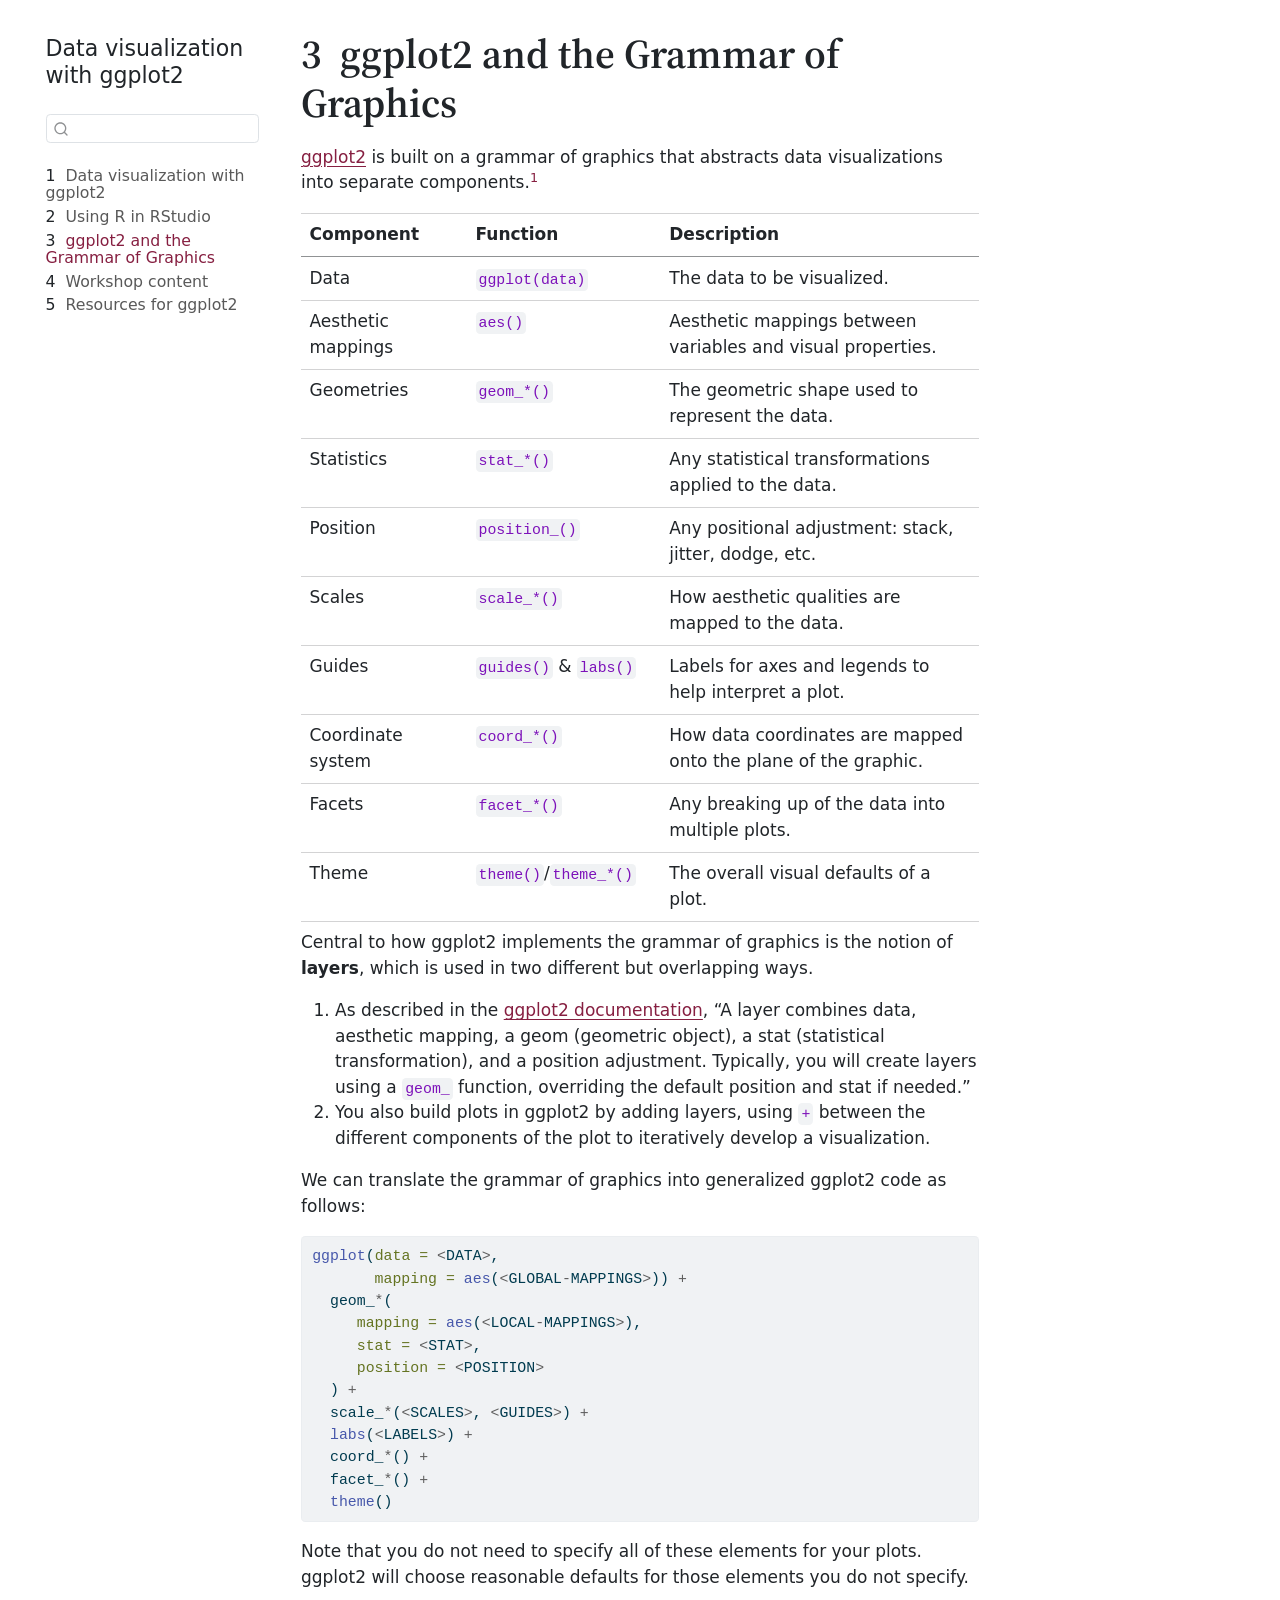
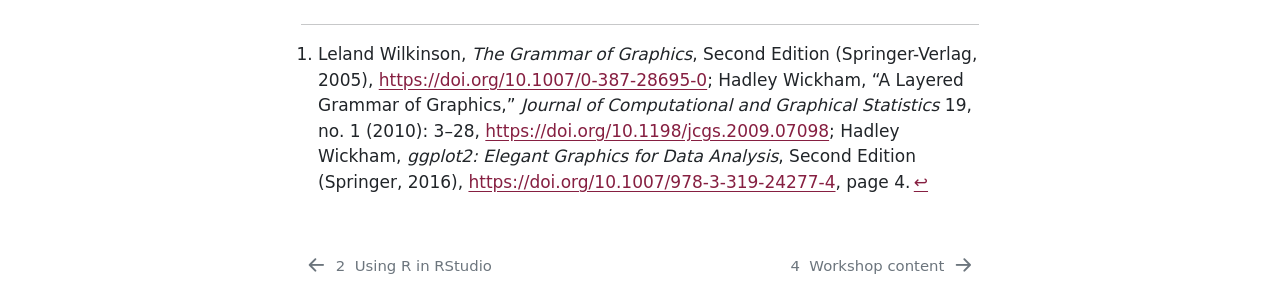
<file: grammar-of-graphics.html>
<!DOCTYPE html>
<html xmlns="http://www.w3.org/1999/xhtml" lang="en" xml:lang="en"><head>
<meta http-equiv="Content-Type" content="text/html; charset=UTF-8">
<meta charset="utf-8">
<meta name="generator" content="quarto-1.10.18">
<meta name="viewport" content="width=device-width, initial-scale=1.0, user-scalable=yes">
<title>3&nbsp; ggplot2 and the Grammar of Graphics – Data visualization with ggplot2</title>
<style>
/* Default styles provided by pandoc.
** See https://pandoc.org/MANUAL.html#variables-for-html for config info.
*/
span.smallcaps{font-variant: small-caps;}
div.columns{display: flex; gap: 1.5em;}
div.column{flex: auto;}
@media screen {
div.columns{gap: min(4vw, 1.5em);}
div.column{overflow-x: auto;}
}
div.hanging-indent{margin-left: 1.5em; text-indent: -1.5em;}
ul.task-list{list-style: none;}
ul.task-list li input[type="checkbox"] {
  width: 0.8em;
  margin: 0 0.8em 0.2em -1em; /* quarto-specific, see https://github.com/quarto-dev/quarto-cli/issues/4556 */ 
  vertical-align: middle;
}
/* CSS for syntax highlighting */
html { -webkit-text-size-adjust: 100%; }
pre > code.sourceCode { white-space: pre; position: relative; }
pre > code.sourceCode > span { display: inline-block; line-height: 1.25; }
pre > code.sourceCode > span:empty { height: 1.2em; }
.sourceCode { overflow: visible; }
code.sourceCode > span { color: inherit; text-decoration: inherit; }
div.sourceCode { margin: 1em 0; }
pre.sourceCode { margin: 0; }
@media screen {
div.sourceCode { overflow: auto; }
}
@media print {
pre > code.sourceCode { white-space: pre-wrap; }
pre > code.sourceCode > span { text-indent: -5em; padding-left: 5em; }
}
pre.numberSource code
  { counter-reset: source-line 0; }
pre.numberSource code > span
  { position: relative; left: -4em; counter-increment: source-line; }
pre.numberSource code > span > a:first-child::before
  { content: counter(source-line);
    position: relative; left: -1em; text-align: right; vertical-align: baseline;
    border: none; display: inline-block;
    -webkit-touch-callout: none; -webkit-user-select: none;
    -khtml-user-select: none; -moz-user-select: none;
    -ms-user-select: none; user-select: none;
    padding: 0 4px; width: 4em;
  }
pre.numberSource { margin-left: 3em;  padding-left: 4px; }
div.sourceCode
  {   }
@media screen {
pre > code.sourceCode > span > a:first-child::before { text-decoration: underline; }
}
</style>

<script src="site_libs/quarto-nav/quarto-nav.js"></script>
<script src="site_libs/quarto-nav/headroom.min.js"></script>
<script src="site_libs/clipboard/clipboard.min.js"></script>
<script src="site_libs/quarto-search/autocomplete.umd.js"></script>
<script src="site_libs/quarto-search/fuse.min.js"></script>
<script src="site_libs/quarto-search/quarto-search.js"></script>
<meta name="quarto:offset" content="./">
<link href="./content.html" rel="next">
<link href="./rstudio-guide.html" rel="prev">
<script src="site_libs/quarto-html/quarto.js" type="module"></script>
<script src="site_libs/quarto-html/tabsets/tabsets.js" type="module"></script>
<script src="site_libs/quarto-html/popper.min.js"></script>
<script src="site_libs/quarto-html/tippy.umd.min.js"></script>
<script src="site_libs/quarto-html/anchor.min.js"></script>
<link href="site_libs/quarto-html/tippy.css" rel="stylesheet">
<link href="site_libs/quarto-html/quarto-syntax-highlighting-64a204ab8560d761af7679ceaba22944.css" rel="stylesheet" id="quarto-text-highlighting-styles">
<script src="site_libs/bootstrap/bootstrap.min.js"></script>
<link href="site_libs/bootstrap/bootstrap-icons.css" rel="stylesheet">
<link href="site_libs/bootstrap/bootstrap-a212f82455aac3d592bf2a11bdd625f5.min.css" rel="stylesheet" append-hash="true" id="quarto-bootstrap" data-mode="light"><script id="quarto-search-options" type="application/json">{
  "location": "sidebar",
  "copy-button": false,
  "collapse-after": 3,
  "panel-placement": "start",
  "type": "textbox",
  "limit": 50,
  "keyboard-shortcut": [
    "f",
    "/",
    "s"
  ],
  "show-item-context": false,
  "language": {
    "search-no-results-text": "No results",
    "search-matching-documents-text": "matching documents",
    "search-copy-link-title": "Copy link to search",
    "search-hide-matches-text": "Hide additional matches",
    "search-more-match-text": "more match in this document",
    "search-more-matches-text": "more matches in this document",
    "search-clear-button-title": "Clear",
    "search-text-placeholder": "",
    "search-detached-cancel-button-title": "Cancel",
    "search-submit-button-title": "Submit",
    "search-label": "Search"
  }
}</script>
</head>
<body class="nav-sidebar floating quarto-light">

<div id="quarto-search-results"></div>
  <header id="quarto-header" class="headroom fixed-top"><nav class="quarto-secondary-nav"><div class="container-fluid d-flex">
      <button type="button" class="quarto-btn-toggle btn" data-bs-toggle="collapse" role="button" data-bs-target=".quarto-sidebar-collapse-item" aria-controls="quarto-sidebar" aria-expanded="false" aria-label="Toggle sidebar navigation" onclick="if (window.quartoToggleHeadroom) { window.quartoToggleHeadroom(); }">
        <i class="bi bi-layout-text-sidebar-reverse"></i>
      </button>
        <nav class="quarto-page-breadcrumbs" aria-label="breadcrumb"><ol class="breadcrumb"><li class="breadcrumb-item"><a href="./grammar-of-graphics.html"><span class="chapter-number">3</span>&nbsp; <span class="chapter-title">ggplot2 and the Grammar of Graphics</span></a></li></ol></nav>
        <a class="flex-grow-1" role="navigation" data-bs-toggle="collapse" data-bs-target=".quarto-sidebar-collapse-item" aria-controls="quarto-sidebar" aria-expanded="false" aria-label="Toggle sidebar navigation" onclick="if (window.quartoToggleHeadroom) { window.quartoToggleHeadroom(); }">      
        </a>
      <button type="button" class="btn quarto-search-button" aria-label="Search" onclick="window.quartoOpenSearch();">
        <i class="bi bi-search"></i>
      </button>
    </div>
  </nav></header><!-- content --><div id="quarto-content" class="quarto-container page-columns page-rows-contents page-layout-article">
<!-- sidebar -->
  <nav id="quarto-sidebar" class="sidebar collapse collapse-horizontal quarto-sidebar-collapse-item sidebar-navigation floating overflow-auto"><div class="pt-lg-2 mt-2 text-left sidebar-header">
    <div class="sidebar-title mb-0 py-0">
      <a href="./">Data visualization with ggplot2</a> 
    </div>
      </div>
        <div class="mt-2 flex-shrink-0 align-items-center">
        <div class="sidebar-search">
        <div id="quarto-search" class="" title="Search"></div>
        </div>
        </div>
    <div class="sidebar-menu-container"> 
    <ul class="list-unstyled mt-1">
<li class="sidebar-item">
  <div class="sidebar-item-container"> 
  <a href="./index.html" class="sidebar-item-text sidebar-link">
 <span class="menu-text"><span class="chapter-number">1</span>&nbsp; <span class="chapter-title">Data visualization with ggplot2</span></span></a>
  </div>
</li>
        <li class="sidebar-item">
  <div class="sidebar-item-container"> 
  <a href="./rstudio-guide.html" class="sidebar-item-text sidebar-link">
 <span class="menu-text"><span class="chapter-number">2</span>&nbsp; <span class="chapter-title">Using R in RStudio</span></span></a>
  </div>
</li>
        <li class="sidebar-item">
  <div class="sidebar-item-container"> 
  <a href="./grammar-of-graphics.html" class="sidebar-item-text sidebar-link active">
 <span class="menu-text"><span class="chapter-number">3</span>&nbsp; <span class="chapter-title">ggplot2 and the Grammar of Graphics</span></span></a>
  </div>
</li>
        <li class="sidebar-item">
  <div class="sidebar-item-container"> 
  <a href="./content.html" class="sidebar-item-text sidebar-link">
 <span class="menu-text"><span class="chapter-number">4</span>&nbsp; <span class="chapter-title">Workshop content</span></span></a>
  </div>
</li>
        <li class="sidebar-item">
  <div class="sidebar-item-container"> 
  <a href="./resources.html" class="sidebar-item-text sidebar-link">
 <span class="menu-text"><span class="chapter-number">5</span>&nbsp; <span class="chapter-title">Resources for ggplot2</span></span></a>
  </div>
</li>
    </ul>
</div>
</nav><div id="quarto-sidebar-glass" class="quarto-sidebar-collapse-item" data-bs-toggle="collapse" data-bs-target=".quarto-sidebar-collapse-item"></div>
<!-- margin-sidebar -->
    <div id="quarto-margin-sidebar" class="sidebar margin-sidebar zindex-bottom">
        
    </div>
<!-- main -->
<main class="content" id="quarto-document-content"><header id="title-block-header" class="quarto-title-block default"><div class="quarto-title">
<h1 class="title">
<span class="chapter-number">3</span>&nbsp; <span class="chapter-title">ggplot2 and the Grammar of Graphics</span>
</h1>
</div>



<div class="quarto-title-meta">

    
  
    
  </div>
  


</header><p><a href="https://ggplot2.tidyverse.org">ggplot2</a> is built on a grammar of graphics that abstracts data visualizations into separate components.<a href="#fn1" class="footnote-ref" id="fnref1" role="doc-noteref"><sup>1</sup></a></p>
<table class="caption-top table">
<colgroup>
<col style="width: 24%">
<col style="width: 28%">
<col style="width: 46%">
</colgroup>
<thead><tr class="header">
<th>Component</th>
<th>Function</th>
<th>Description</th>
</tr></thead>
<tbody>
<tr class="odd">
<td>Data</td>
<td><code>ggplot(data)</code></td>
<td>The data to be visualized.</td>
</tr>
<tr class="even">
<td>Aesthetic mappings</td>
<td><code>aes()</code></td>
<td>Aesthetic mappings between variables and visual properties.</td>
</tr>
<tr class="odd">
<td>Geometries</td>
<td><code>geom_*()</code></td>
<td>The geometric shape used to represent the data.</td>
</tr>
<tr class="even">
<td>Statistics</td>
<td><code>stat_*()</code></td>
<td>Any statistical transformations applied to the data.</td>
</tr>
<tr class="odd">
<td>Position</td>
<td><code>position_()</code></td>
<td>Any positional adjustment: stack, jitter, dodge, etc.</td>
</tr>
<tr class="even">
<td>Scales</td>
<td><code>scale_*()</code></td>
<td>How aesthetic qualities are mapped to the data.</td>
</tr>
<tr class="odd">
<td>Guides</td>
<td>
<code>guides()</code> &amp; <code>labs()</code>
</td>
<td>Labels for axes and legends to help interpret a plot.</td>
</tr>
<tr class="even">
<td>Coordinate system</td>
<td><code>coord_*()</code></td>
<td>How data coordinates are mapped onto the plane of the graphic.</td>
</tr>
<tr class="odd">
<td>Facets</td>
<td><code>facet_*()</code></td>
<td>Any breaking up of the data into multiple plots.</td>
</tr>
<tr class="even">
<td>Theme</td>
<td>
<code>theme()</code>/<code>theme_*()</code>
</td>
<td>The overall visual defaults of a plot.</td>
</tr>
</tbody>
</table>
<p>Central to how ggplot2 implements the grammar of graphics is the notion of <strong>layers</strong>, which is used in two different but overlapping ways.</p>
<ol type="1">
<li>As described in the <a href="https://ggplot2.tidyverse.org/reference/index.html#layers">ggplot2 documentation</a>, “A layer combines data, aesthetic mapping, a geom (geometric object), a stat (statistical transformation), and a position adjustment. Typically, you will create layers using a <code>geom_</code> function, overriding the default position and stat if needed.”</li>
<li>You also build plots in ggplot2 by adding layers, using <code>+</code> between the different components of the plot to iteratively develop a visualization.</li>
</ol>
<p>We can translate the grammar of graphics into generalized ggplot2 code as follows:</p>
<div class="cell">
<div class="code-copy-outer-scaffold"><div class="sourceCode cell-code" id="cb1"><pre class="sourceCode r code-with-copy"><code class="sourceCode r"><span id="cb1-1"><a href="#cb1-1" aria-hidden="true" tabindex="-1"></a><span class="fu">ggplot</span>(<span class="at">data =</span> <span class="sc">&lt;</span>DATA<span class="sc">&gt;</span>,</span>
<span id="cb1-2"><a href="#cb1-2" aria-hidden="true" tabindex="-1"></a>       <span class="at">mapping =</span> <span class="fu">aes</span>(<span class="sc">&lt;</span>GLOBAL<span class="sc">-</span>MAPPINGS<span class="sc">&gt;</span>)) <span class="sc">+</span> </span>
<span id="cb1-3"><a href="#cb1-3" aria-hidden="true" tabindex="-1"></a>  geom_<span class="sc">*</span>(</span>
<span id="cb1-4"><a href="#cb1-4" aria-hidden="true" tabindex="-1"></a>     <span class="at">mapping =</span> <span class="fu">aes</span>(<span class="sc">&lt;</span>LOCAL<span class="sc">-</span>MAPPINGS<span class="sc">&gt;</span>),</span>
<span id="cb1-5"><a href="#cb1-5" aria-hidden="true" tabindex="-1"></a>     <span class="at">stat =</span> <span class="sc">&lt;</span>STAT<span class="sc">&gt;</span>, </span>
<span id="cb1-6"><a href="#cb1-6" aria-hidden="true" tabindex="-1"></a>     <span class="at">position =</span> <span class="sc">&lt;</span>POSITION<span class="sc">&gt;</span></span>
<span id="cb1-7"><a href="#cb1-7" aria-hidden="true" tabindex="-1"></a>  ) <span class="sc">+</span></span>
<span id="cb1-8"><a href="#cb1-8" aria-hidden="true" tabindex="-1"></a>  scale_<span class="sc">*</span>(<span class="sc">&lt;</span>SCALES<span class="sc">&gt;</span>, <span class="sc">&lt;</span>GUIDES<span class="sc">&gt;</span>) <span class="sc">+</span> </span>
<span id="cb1-9"><a href="#cb1-9" aria-hidden="true" tabindex="-1"></a>  <span class="fu">labs</span>(<span class="sc">&lt;</span>LABELS<span class="sc">&gt;</span>) <span class="sc">+</span> </span>
<span id="cb1-10"><a href="#cb1-10" aria-hidden="true" tabindex="-1"></a>  coord_<span class="sc">*</span>() <span class="sc">+</span> </span>
<span id="cb1-11"><a href="#cb1-11" aria-hidden="true" tabindex="-1"></a>  facet_<span class="sc">*</span>() <span class="sc">+</span> </span>
<span id="cb1-12"><a href="#cb1-12" aria-hidden="true" tabindex="-1"></a>  <span class="fu">theme</span>()</span></code></pre></div><button title="Copy to Clipboard" class="code-copy-button"><i class="bi"></i></button></div>
</div>
<p>Note that you do not need to specify all of these elements for your plots. ggplot2 will choose reasonable defaults for those elements you do not specify.</p>


<section id="footnotes" class="footnotes footnotes-end-of-document" role="doc-endnotes"><hr>
<ol>
<li id="fn1"><p>Leland Wilkinson, <em>The Grammar of Graphics</em>, Second Edition (Springer-Verlag, 2005), <a href="https://doi.org/10.1007/0-387-28695-0" class="uri">https://doi.org/10.1007/0-387-28695-0</a>; Hadley Wickham, “A Layered Grammar of Graphics,” <em>Journal of Computational and Graphical Statistics</em> 19, no. 1 (2010): 3–28, <a href="https://doi.org/10.1198/jcgs.2009.07098" class="uri">https://doi.org/10.1198/jcgs.2009.07098</a>; Hadley Wickham, <em>ggplot2: Elegant Graphics for Data Analysis</em>, Second Edition (Springer, 2016), <a href="https://doi.org/10.1007/978-3-319-24277-4" class="uri">https://doi.org/10.1007/978-3-319-24277-4</a>, page 4.<a href="#fnref1" class="footnote-back" role="doc-backlink">↩︎</a></p></li>
</ol></section></main><!-- /main --><script id="quarto-html-after-body" type="application/javascript">
  window.document.addEventListener("DOMContentLoaded", function (event) {
    const icon = "";
    const anchorJS = new window.AnchorJS();
    anchorJS.options = {
      placement: 'right',
      icon: icon
    };
    anchorJS.add('.anchored');
    const isCodeAnnotation = (el) => {
      for (const clz of el.classList) {
        if (clz.startsWith('code-annotation-')) {                     
          return true;
        }
      }
      return false;
    }
    const onCopySuccess = function(e) {
      // button target
      const button = e.trigger;
      // don't keep focus
      button.blur();
      // flash "checked"
      button.classList.add('code-copy-button-checked');
      var currentTitle = button.getAttribute("title");
      button.setAttribute("title", "Copied!");
      let tooltip;
      if (window.bootstrap) {
        button.setAttribute("data-bs-toggle", "tooltip");
        button.setAttribute("data-bs-placement", "left");
        button.setAttribute("data-bs-title", "Copied!");
        tooltip = new bootstrap.Tooltip(button, 
          { trigger: "manual", 
            customClass: "code-copy-button-tooltip",
            offset: [0, -8]});
        tooltip.show();    
      }
      setTimeout(function() {
        if (tooltip) {
          tooltip.hide();
          button.removeAttribute("data-bs-title");
          button.removeAttribute("data-bs-toggle");
          button.removeAttribute("data-bs-placement");
        }
        button.setAttribute("title", currentTitle);
        button.classList.remove('code-copy-button-checked');
      }, 1000);
      // clear code selection
      e.clearSelection();
    }
    const getTextToCopy = function(trigger) {
      const outerScaffold = trigger.parentElement.cloneNode(true);
      const codeEl = outerScaffold.querySelector('code');
      for (const childEl of codeEl.children) {
        if (isCodeAnnotation(childEl)) {
          childEl.remove();
        }
      }
      return codeEl.innerText;
    }
    const clipboard = new window.ClipboardJS('.code-copy-button:not([data-in-quarto-modal])', {
      text: getTextToCopy
    });
    clipboard.on('success', onCopySuccess);
    if (window.document.getElementById('quarto-embedded-source-code-modal')) {
      const clipboardModal = new window.ClipboardJS('.code-copy-button[data-in-quarto-modal]', {
        text: getTextToCopy,
        container: window.document.getElementById('quarto-embedded-source-code-modal')
      });
      clipboardModal.on('success', onCopySuccess);
    }
      var localhostRegex = new RegExp(/^(?:http|https):\/\/localhost\:?[0-9]*\//);
      var mailtoRegex = new RegExp(/^mailto:/);
        var filterRegex = new RegExp('/' + window.location.host + '/');
      var isInternal = (href) => {
          return filterRegex.test(href) || localhostRegex.test(href) || mailtoRegex.test(href);
      }
      // Inspect non-navigation links and adorn them if external
     var links = window.document.querySelectorAll('a[href]:not(.nav-link):not(.navbar-brand):not(.toc-action):not(.sidebar-link):not(.sidebar-item-toggle):not(.pagination-link):not(.no-external):not([aria-hidden]):not(.dropdown-item):not(.quarto-navigation-tool):not(.about-link)');
      for (var i=0; i<links.length; i++) {
        const link = links[i];
        if (!isInternal(link.href)) {
          // undo the damage that might have been done by quarto-nav.js in the case of
          // links that we want to consider external
          if (link.dataset.originalHref !== undefined) {
            link.href = link.dataset.originalHref;
          }
        }
      }
    function tippyHover(el, contentFn, onTriggerFn, onUntriggerFn) {
      const config = {
        allowHTML: true,
        maxWidth: 500,
        delay: 100,
        arrow: false,
        appendTo: function(el) {
            return el.parentElement;
        },
        interactive: true,
        interactiveBorder: 10,
        theme: 'quarto',
        placement: 'bottom-start',
      };
      if (contentFn) {
        config.content = contentFn;
      }
      if (onTriggerFn) {
        config.onTrigger = onTriggerFn;
      }
      if (onUntriggerFn) {
        config.onUntrigger = onUntriggerFn;
      }
      window.tippy(el, config); 
    }
    const noterefs = window.document.querySelectorAll('a[role="doc-noteref"]');
    for (var i=0; i<noterefs.length; i++) {
      const ref = noterefs[i];
      tippyHover(ref, function() {
        // use id or data attribute instead here
        let href = ref.getAttribute('data-footnote-href') || ref.getAttribute('href');
        try { href = new URL(href).hash; } catch {}
        const id = href.replace(/^#\/?/, "");
        const note = window.document.getElementById(id);
        if (note) {
          return note.innerHTML;
        } else {
          return "";
        }
      });
    }
    const xrefs = window.document.querySelectorAll('a.quarto-xref');
    const processXRef = (id, note) => {
      // Strip column container classes
      const stripColumnClz = (el) => {
        el.classList.remove("page-full", "page-columns");
        if (el.children) {
          for (const child of el.children) {
            stripColumnClz(child);
          }
        }
      }
      stripColumnClz(note)
      if (id === null || id.startsWith('sec-')) {
        // Special case sections, only their first couple elements
        const container = document.createElement("div");
        if (note.children && note.children.length > 2) {
          container.appendChild(note.children[0].cloneNode(true));
          for (let i = 1; i < note.children.length; i++) {
            const child = note.children[i];
            if (child.tagName === "P" && child.innerText === "") {
              continue;
            } else {
              container.appendChild(child.cloneNode(true));
              break;
            }
          }
          if (window.Quarto?.typesetMath) {
            window.Quarto.typesetMath(container);
          }
          return container.innerHTML
        } else {
          if (window.Quarto?.typesetMath) {
            window.Quarto.typesetMath(note);
          }
          return note.innerHTML;
        }
      } else {
        // Remove any anchor links if they are present
        const anchorLink = note.querySelector('a.anchorjs-link');
        if (anchorLink) {
          anchorLink.remove();
        }
        if (window.Quarto?.typesetMath) {
          window.Quarto.typesetMath(note);
        }
        if (note.classList.contains("callout")) {
          return note.outerHTML;
        } else {
          return note.innerHTML;
        }
      }
    }
    for (var i=0; i<xrefs.length; i++) {
      const xref = xrefs[i];
      tippyHover(xref, undefined, function(instance) {
        instance.disable();
        let url = xref.getAttribute('href');
        let hash = undefined; 
        if (url.startsWith('#')) {
          hash = url;
        } else {
          try { hash = new URL(url).hash; } catch {}
        }
        if (hash) {
          const id = hash.replace(/^#\/?/, "");
          const note = window.document.getElementById(id);
          if (note !== null) {
            try {
              const html = processXRef(id, note.cloneNode(true));
              instance.setContent(html);
            } finally {
              instance.enable();
              instance.show();
            }
          } else {
            // See if we can fetch this
            fetch(url.split('#')[0])
            .then(res => res.text())
            .then(html => {
              const parser = new DOMParser();
              const htmlDoc = parser.parseFromString(html, "text/html");
              const note = htmlDoc.getElementById(id);
              if (note !== null) {
                const html = processXRef(id, note);
                instance.setContent(html);
              } 
            }).finally(() => {
              instance.enable();
              instance.show();
            });
          }
        } else {
          // See if we can fetch a full url (with no hash to target)
          // This is a special case and we should probably do some content thinning / targeting
          fetch(url)
          .then(res => res.text())
          .then(html => {
            const parser = new DOMParser();
            const htmlDoc = parser.parseFromString(html, "text/html");
            const note = htmlDoc.querySelector('main.content');
            if (note !== null) {
              // This should only happen for chapter cross references
              // (since there is no id in the URL)
              // remove the first header
              if (note.children.length > 0 && note.children[0].tagName === "HEADER") {
                note.children[0].remove();
              }
              const html = processXRef(null, note);
              instance.setContent(html);
            } 
          }).finally(() => {
            instance.enable();
            instance.show();
          });
        }
      }, function(instance) {
      });
    }
        let selectedAnnoteEl;
        const selectorForAnnotation = ( cell, annotation) => {
          let cellAttr = 'data-code-cell="' + cell + '"';
          let lineAttr = 'data-code-annotation="' +  annotation + '"';
          const selector = 'span[' + cellAttr + '][' + lineAttr + ']';
          return selector;
        }
        const selectCodeLines = (annoteEl) => {
          const doc = window.document;
          const targetCell = annoteEl.getAttribute("data-target-cell");
          const targetAnnotation = annoteEl.getAttribute("data-target-annotation");
          const annoteSpan = window.document.querySelector(selectorForAnnotation(targetCell, targetAnnotation));
          const lines = annoteSpan.getAttribute("data-code-lines").split(",");
          const lineIds = lines.map((line) => {
            return targetCell + "-" + line;
          })
          let top = null;
          let height = null;
          let parent = null;
          if (lineIds.length > 0) {
              //compute the position of the single el (top and bottom and make a div)
              const el = window.document.getElementById(lineIds[0]);
              top = el.offsetTop;
              height = el.offsetHeight;
              parent = el.parentElement.parentElement;
            if (lineIds.length > 1) {
              const lastEl = window.document.getElementById(lineIds[lineIds.length - 1]);
              const bottom = lastEl.offsetTop + lastEl.offsetHeight;
              height = bottom - top;
            }
            if (top !== null && height !== null && parent !== null) {
              // cook up a div (if necessary) and position it 
              let div = window.document.getElementById("code-annotation-line-highlight");
              if (div === null) {
                div = window.document.createElement("div");
                div.setAttribute("id", "code-annotation-line-highlight");
                div.style.position = 'absolute';
                parent.appendChild(div);
              }
              div.style.top = top - 2 + "px";
              div.style.height = height + 4 + "px";
              div.style.left = 0;
              let gutterDiv = window.document.getElementById("code-annotation-line-highlight-gutter");
              if (gutterDiv === null) {
                gutterDiv = window.document.createElement("div");
                gutterDiv.setAttribute("id", "code-annotation-line-highlight-gutter");
                gutterDiv.style.position = 'absolute';
                const codeCell = window.document.getElementById(targetCell);
                const gutter = codeCell.querySelector('.code-annotation-gutter');
                gutter.appendChild(gutterDiv);
              }
              gutterDiv.style.top = top - 2 + "px";
              gutterDiv.style.height = height + 4 + "px";
            }
            selectedAnnoteEl = annoteEl;
          }
        };
        const unselectCodeLines = () => {
          const elementsIds = ["code-annotation-line-highlight", "code-annotation-line-highlight-gutter"];
          elementsIds.forEach((elId) => {
            const div = window.document.getElementById(elId);
            if (div) {
              div.remove();
            }
          });
          selectedAnnoteEl = undefined;
        };
          // Handle positioning of the toggle
      window.addEventListener(
        "resize",
        throttle(() => {
          elRect = undefined;
          if (selectedAnnoteEl) {
            selectCodeLines(selectedAnnoteEl);
          }
        }, 10)
      );
      function throttle(fn, ms) {
      let throttle = false;
      let timer;
        return (...args) => {
          if(!throttle) { // first call gets through
              fn.apply(this, args);
              throttle = true;
          } else { // all the others get throttled
              if(timer) clearTimeout(timer); // cancel #2
              timer = setTimeout(() => {
                fn.apply(this, args);
                timer = throttle = false;
              }, ms);
          }
        };
      }
        // Attach click handler to the DT
        const annoteDls = window.document.querySelectorAll('dt[data-target-cell]');
        for (const annoteDlNode of annoteDls) {
          annoteDlNode.addEventListener('click', (event) => {
            const clickedEl = event.target;
            if (clickedEl !== selectedAnnoteEl) {
              unselectCodeLines();
              const activeEl = window.document.querySelector('dt[data-target-cell].code-annotation-active');
              if (activeEl) {
                activeEl.classList.remove('code-annotation-active');
              }
              selectCodeLines(clickedEl);
              clickedEl.classList.add('code-annotation-active');
            } else {
              // Unselect the line
              unselectCodeLines();
              clickedEl.classList.remove('code-annotation-active');
            }
          });
        }
    const findCites = (el) => {
      const parentEl = el.parentElement;
      if (parentEl) {
        const cites = parentEl.dataset.cites;
        if (cites) {
          return {
            el,
            cites: cites.split(' ')
          };
        } else {
          return findCites(el.parentElement)
        }
      } else {
        return undefined;
      }
    };
    var bibliorefs = window.document.querySelectorAll('a[role="doc-biblioref"]');
    for (var i=0; i<bibliorefs.length; i++) {
      const ref = bibliorefs[i];
      const citeInfo = findCites(ref);
      if (citeInfo) {
        tippyHover(citeInfo.el, function() {
          var popup = window.document.createElement('div');
          citeInfo.cites.forEach(function(cite) {
            var citeDiv = window.document.createElement('div');
            citeDiv.classList.add('hanging-indent');
            citeDiv.classList.add('csl-entry');
            var biblioDiv = window.document.getElementById('ref-' + cite);
            if (biblioDiv) {
              citeDiv.innerHTML = biblioDiv.innerHTML;
            }
            popup.appendChild(citeDiv);
          });
          return popup.innerHTML;
        });
      }
    }
  });
  </script><nav class="page-navigation"><div class="nav-page nav-page-previous">
      <a href="./rstudio-guide.html" class="pagination-link" aria-label="Using R in RStudio">
        <i class="bi bi-arrow-left-short"></i> <span class="nav-page-text"><span class="chapter-number">2</span>&nbsp; <span class="chapter-title">Using R in RStudio</span></span>
      </a>          
  </div>
  <div class="nav-page nav-page-next">
      <a href="./content.html" class="pagination-link" aria-label="Workshop content">
        <span class="nav-page-text"><span class="chapter-number">4</span>&nbsp; <span class="chapter-title">Workshop content</span></span> <i class="bi bi-arrow-right-short"></i>
      </a>
  </div>
</nav>
</div> <!-- /content -->



</body></html>
</file>
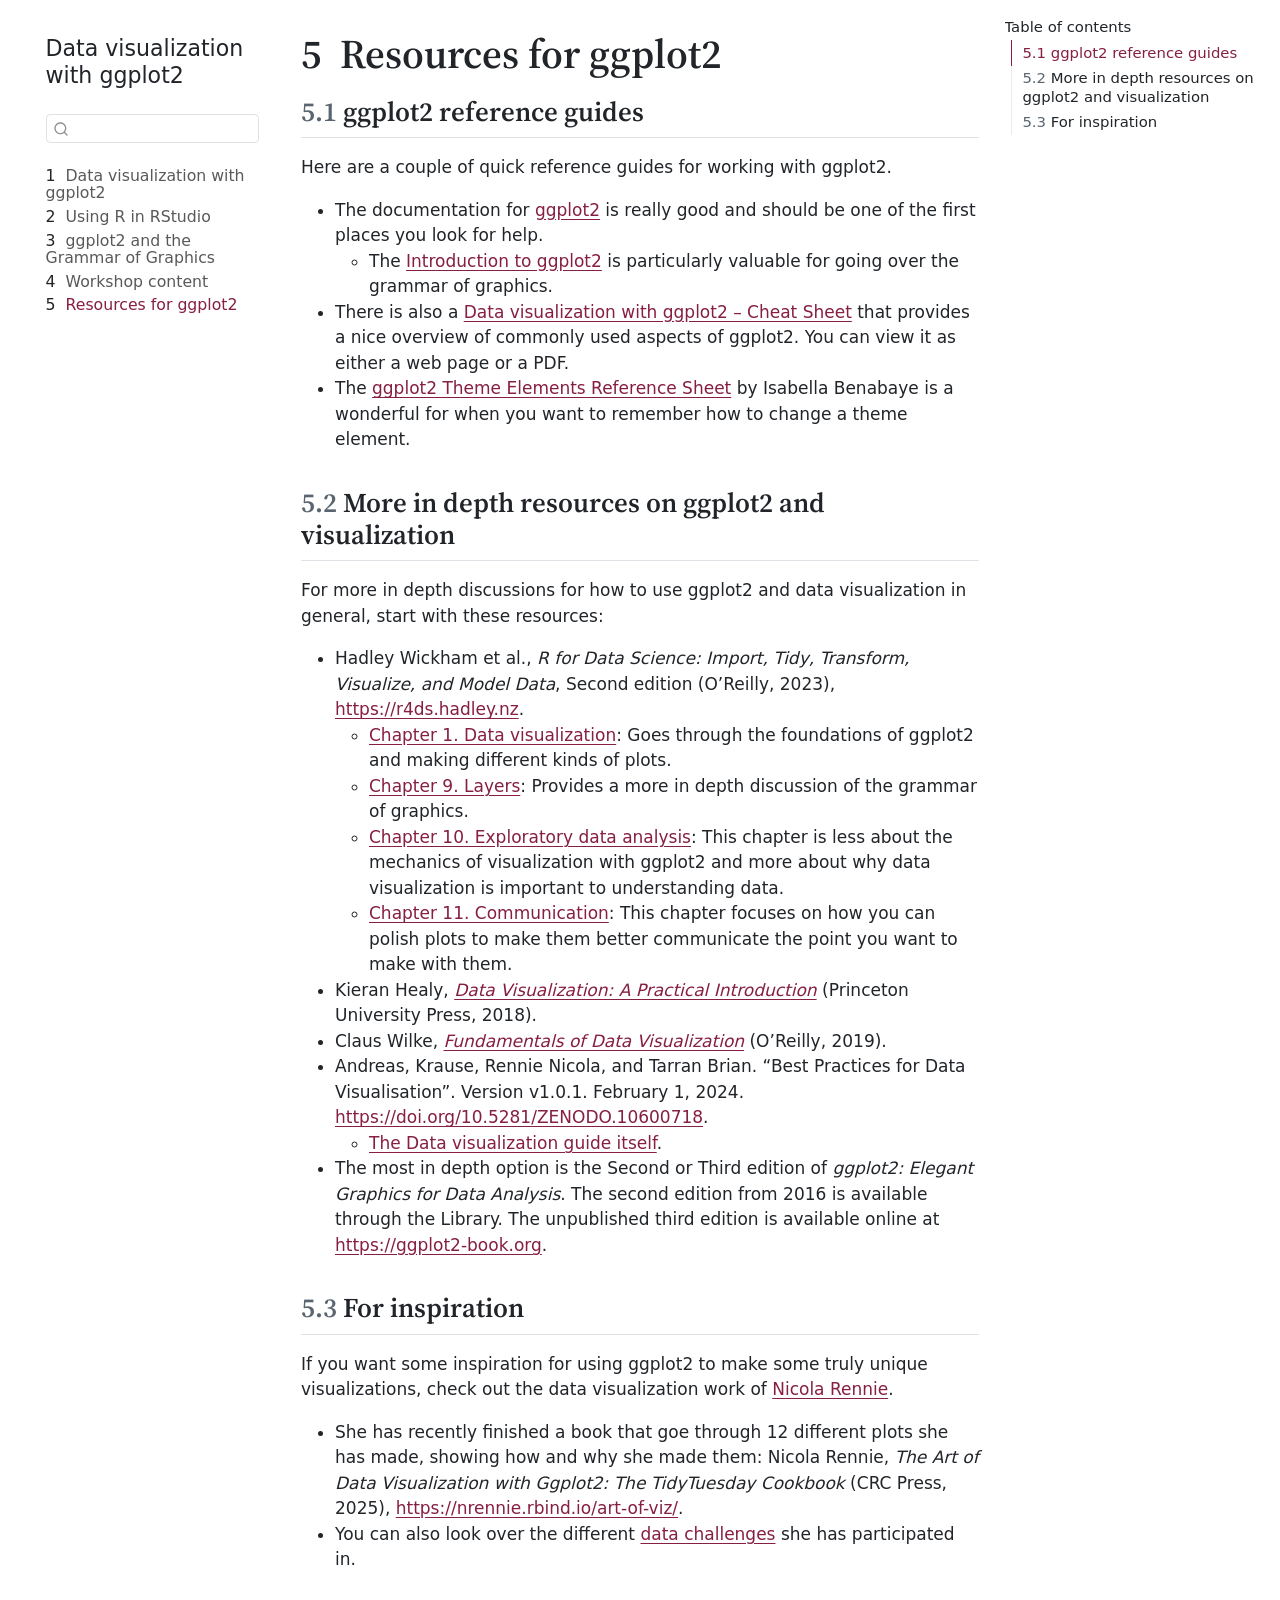
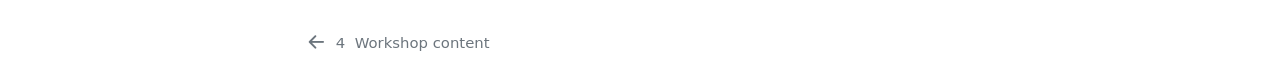
<file: resources.html>
<!DOCTYPE html>
<html xmlns="http://www.w3.org/1999/xhtml" lang="en" xml:lang="en"><head>

<meta charset="utf-8">
<meta name="generator" content="quarto-1.10.18">

<meta name="viewport" content="width=device-width, initial-scale=1.0, user-scalable=yes">


<title>5&nbsp; Resources for ggplot2 – Data visualization with ggplot2</title>
<style>
/* Default styles provided by pandoc.
** See https://pandoc.org/MANUAL.html#variables-for-html for config info.
*/
span.smallcaps{font-variant: small-caps;}
div.columns{display: flex; gap: 1.5em;}
div.column{flex: auto;}
@media screen {
div.columns{gap: min(4vw, 1.5em);}
div.column{overflow-x: auto;}
}
div.hanging-indent{margin-left: 1.5em; text-indent: -1.5em;}
ul.task-list{list-style: none;}
ul.task-list li input[type="checkbox"] {
  width: 0.8em;
  margin: 0 0.8em 0.2em -1em; /* quarto-specific, see https://github.com/quarto-dev/quarto-cli/issues/4556 */ 
  vertical-align: middle;
}
</style>


<script src="site_libs/quarto-nav/quarto-nav.js"></script>
<script src="site_libs/quarto-nav/headroom.min.js"></script>
<script src="site_libs/clipboard/clipboard.min.js"></script>
<script src="site_libs/quarto-search/autocomplete.umd.js"></script>
<script src="site_libs/quarto-search/fuse.min.js"></script>
<script src="site_libs/quarto-search/quarto-search.js"></script>
<meta name="quarto:offset" content="./">
<link href="./content.html" rel="prev">
<script src="site_libs/quarto-html/quarto.js" type="module"></script>
<script src="site_libs/quarto-html/tabsets/tabsets.js" type="module"></script>
<script src="site_libs/quarto-html/popper.min.js"></script>
<script src="site_libs/quarto-html/tippy.umd.min.js"></script>
<script src="site_libs/quarto-html/anchor.min.js"></script>
<link href="site_libs/quarto-html/tippy.css" rel="stylesheet">
<link href="site_libs/quarto-html/quarto-syntax-highlighting-64a204ab8560d761af7679ceaba22944.css" rel="stylesheet" id="quarto-text-highlighting-styles">
<script src="site_libs/bootstrap/bootstrap.min.js"></script>
<link href="site_libs/bootstrap/bootstrap-icons.css" rel="stylesheet">
<link href="site_libs/bootstrap/bootstrap-a212f82455aac3d592bf2a11bdd625f5.min.css" rel="stylesheet" append-hash="true" id="quarto-bootstrap" data-mode="light">
<script id="quarto-search-options" type="application/json">{
  "location": "sidebar",
  "copy-button": false,
  "collapse-after": 3,
  "panel-placement": "start",
  "type": "textbox",
  "limit": 50,
  "keyboard-shortcut": [
    "f",
    "/",
    "s"
  ],
  "show-item-context": false,
  "language": {
    "search-no-results-text": "No results",
    "search-matching-documents-text": "matching documents",
    "search-copy-link-title": "Copy link to search",
    "search-hide-matches-text": "Hide additional matches",
    "search-more-match-text": "more match in this document",
    "search-more-matches-text": "more matches in this document",
    "search-clear-button-title": "Clear",
    "search-text-placeholder": "",
    "search-detached-cancel-button-title": "Cancel",
    "search-submit-button-title": "Submit",
    "search-label": "Search"
  }
}</script>


</head>

<body class="nav-sidebar floating quarto-light">

<div id="quarto-search-results"></div>
  <header id="quarto-header" class="headroom fixed-top">
  <nav class="quarto-secondary-nav">
    <div class="container-fluid d-flex">
      <button type="button" class="quarto-btn-toggle btn" data-bs-toggle="collapse" role="button" data-bs-target=".quarto-sidebar-collapse-item" aria-controls="quarto-sidebar" aria-expanded="false" aria-label="Toggle sidebar navigation" onclick="if (window.quartoToggleHeadroom) { window.quartoToggleHeadroom(); }">
        <i class="bi bi-layout-text-sidebar-reverse"></i>
      </button>
        <nav class="quarto-page-breadcrumbs" aria-label="breadcrumb"><ol class="breadcrumb"><li class="breadcrumb-item"><a href="./resources.html"><span class="chapter-number">5</span>&nbsp; <span class="chapter-title">Resources for ggplot2</span></a></li></ol></nav>
        <a class="flex-grow-1" role="navigation" data-bs-toggle="collapse" data-bs-target=".quarto-sidebar-collapse-item" aria-controls="quarto-sidebar" aria-expanded="false" aria-label="Toggle sidebar navigation" onclick="if (window.quartoToggleHeadroom) { window.quartoToggleHeadroom(); }">      
        </a>
      <button type="button" class="btn quarto-search-button" aria-label="Search" onclick="window.quartoOpenSearch();">
        <i class="bi bi-search"></i>
      </button>
    </div>
  </nav>
</header>
<!-- content -->
<div id="quarto-content" class="quarto-container page-columns page-rows-contents page-layout-article">
<!-- sidebar -->
  <nav id="quarto-sidebar" class="sidebar collapse collapse-horizontal quarto-sidebar-collapse-item sidebar-navigation floating overflow-auto">
    <div class="pt-lg-2 mt-2 text-left sidebar-header">
    <div class="sidebar-title mb-0 py-0">
      <a href="./">Data visualization with ggplot2</a> 
    </div>
      </div>
        <div class="mt-2 flex-shrink-0 align-items-center">
        <div class="sidebar-search">
        <div id="quarto-search" class="" title="Search"></div>
        </div>
        </div>
    <div class="sidebar-menu-container"> 
    <ul class="list-unstyled mt-1">
        <li class="sidebar-item">
  <div class="sidebar-item-container"> 
  <a href="./index.html" class="sidebar-item-text sidebar-link">
 <span class="menu-text"><span class="chapter-number">1</span>&nbsp; <span class="chapter-title">Data visualization with ggplot2</span></span></a>
  </div>
</li>
        <li class="sidebar-item">
  <div class="sidebar-item-container"> 
  <a href="./rstudio-guide.html" class="sidebar-item-text sidebar-link">
 <span class="menu-text"><span class="chapter-number">2</span>&nbsp; <span class="chapter-title">Using R in RStudio</span></span></a>
  </div>
</li>
        <li class="sidebar-item">
  <div class="sidebar-item-container"> 
  <a href="./grammar-of-graphics.html" class="sidebar-item-text sidebar-link">
 <span class="menu-text"><span class="chapter-number">3</span>&nbsp; <span class="chapter-title">ggplot2 and the Grammar of Graphics</span></span></a>
  </div>
</li>
        <li class="sidebar-item">
  <div class="sidebar-item-container"> 
  <a href="./content.html" class="sidebar-item-text sidebar-link">
 <span class="menu-text"><span class="chapter-number">4</span>&nbsp; <span class="chapter-title">Workshop content</span></span></a>
  </div>
</li>
        <li class="sidebar-item">
  <div class="sidebar-item-container"> 
  <a href="./resources.html" class="sidebar-item-text sidebar-link active">
 <span class="menu-text"><span class="chapter-number">5</span>&nbsp; <span class="chapter-title">Resources for ggplot2</span></span></a>
  </div>
</li>
    </ul>
    </div>
</nav>
<div id="quarto-sidebar-glass" class="quarto-sidebar-collapse-item" data-bs-toggle="collapse" data-bs-target=".quarto-sidebar-collapse-item"></div>
<!-- margin-sidebar -->
    <div id="quarto-margin-sidebar" class="sidebar margin-sidebar">
        <nav id="TOC" role="doc-toc" class="toc-active">
    <h2 id="toc-title">Table of contents</h2>
   
  <ul>
  <li><a href="#ggplot2-reference-guides" id="toc-ggplot2-reference-guides" class="nav-link active" data-scroll-target="#ggplot2-reference-guides"><span class="header-section-number">5.1</span> ggplot2 reference guides</a></li>
  <li><a href="#more-in-depth-resources-on-ggplot2-and-visualization" id="toc-more-in-depth-resources-on-ggplot2-and-visualization" class="nav-link" data-scroll-target="#more-in-depth-resources-on-ggplot2-and-visualization"><span class="header-section-number">5.2</span> More in depth resources on ggplot2 and visualization</a></li>
  <li><a href="#for-inspiration" id="toc-for-inspiration" class="nav-link" data-scroll-target="#for-inspiration"><span class="header-section-number">5.3</span> For inspiration</a></li>
  </ul>
</nav>
    </div>
<!-- main -->
<main class="content" id="quarto-document-content">

<header id="title-block-header" class="quarto-title-block default">
<div class="quarto-title">
<h1 class="title"><span class="chapter-number">5</span>&nbsp; <span class="chapter-title">Resources for ggplot2</span></h1>
</div>



<div class="quarto-title-meta">

    
  
    
  </div>
  


</header>


<section id="ggplot2-reference-guides" class="level2" data-number="5.1">
<h2 data-number="5.1" class="anchored" data-anchor-id="ggplot2-reference-guides"><span class="header-section-number">5.1</span> ggplot2 reference guides</h2>
<p>Here are a couple of quick reference guides for working with ggplot2.</p>
<ul>
<li>The documentation for <a href="https://ggplot2.tidyverse.org">ggplot2</a> is really good and should be one of the first places you look for help.
<ul>
<li>The <a href="https://ggplot2.tidyverse.org/articles/ggplot2.html">Introduction to ggplot2</a> is particularly valuable for going over the grammar of graphics.</li>
</ul></li>
<li>There is also a <a href="https://rstudio.github.io/cheatsheets/html/data-visualization.html">Data visualization with ggplot2 – Cheat Sheet</a> that provides a nice overview of commonly used aspects of ggplot2. You can view it as either a web page or a PDF.</li>
<li>The <a href="https://isabella-b.com/blog/ggplot2-theme-elements-reference/">ggplot2 Theme Elements Reference Sheet</a> by Isabella Benabaye is a wonderful for when you want to remember how to change a theme element.</li>
</ul>
</section>
<section id="more-in-depth-resources-on-ggplot2-and-visualization" class="level2" data-number="5.2">
<h2 data-number="5.2" class="anchored" data-anchor-id="more-in-depth-resources-on-ggplot2-and-visualization"><span class="header-section-number">5.2</span> More in depth resources on ggplot2 and visualization</h2>
<p>For more in depth discussions for how to use ggplot2 and data visualization in general, start with these resources:</p>
<ul>
<li>Hadley Wickham et al., <em>R for Data Science: Import, Tidy, Transform, Visualize, and Model Data</em>, Second edition (O’Reilly, 2023), <a href="https://r4ds.hadley.nz" class="uri">https://r4ds.hadley.nz</a>.
<ul>
<li><a href="https://r4ds.hadley.nz/data-visualize.html">Chapter 1. Data visualization</a>: Goes through the foundations of ggplot2 and making different kinds of plots.</li>
<li><a href="https://r4ds.hadley.nz/layers.html">Chapter 9. Layers</a>: Provides a more in depth discussion of the grammar of graphics.</li>
<li><a href="https://r4ds.hadley.nz/EDA.html">Chapter 10. Exploratory data analysis</a>: This chapter is less about the mechanics of visualization with ggplot2 and more about why data visualization is important to understanding data.</li>
<li><a href="https://r4ds.hadley.nz/communication.html">Chapter 11. Communication</a>: This chapter focuses on how you can polish plots to make them better communicate the point you want to make with them.</li>
</ul></li>
<li>Kieran Healy, <a href="https://socviz.co"><em>Data Visualization: A Practical Introduction</em></a> (Princeton University Press, 2018).</li>
<li>Claus Wilke, <a href="https://clauswilke.com/dataviz/"><em>Fundamentals of Data Visualization</em></a> (O’Reilly, 2019).</li>
<li>Andreas, Krause, Rennie Nicola, and Tarran Brian. “Best Practices for Data Visualisation”. Version v1.0.1. February 1, 2024. <a href="https://doi.org/10.5281/ZENODO.10600718" class="uri">https://doi.org/10.5281/ZENODO.10600718</a>.
<ul>
<li><a href="https://royal-statistical-society.github.io/datavisguide/">The Data visualization guide itself</a>.</li>
</ul></li>
<li>The most in depth option is the Second or Third edition of <em>ggplot2: Elegant Graphics for Data Analysis</em>. The second edition from 2016 is available through the Library. The unpublished third edition is available online at <a href="https://ggplot2-book.org" class="uri">https://ggplot2-book.org</a>.</li>
</ul>
</section>
<section id="for-inspiration" class="level2" data-number="5.3">
<h2 data-number="5.3" class="anchored" data-anchor-id="for-inspiration"><span class="header-section-number">5.3</span> For inspiration</h2>
<p>If you want some inspiration for using ggplot2 to make some truly unique visualizations, check out the data visualization work of <a href="https://nrennie.rbind.io">Nicola Rennie</a>.</p>
<ul>
<li>She has recently finished a book that goe through 12 different plots she has made, showing how and why she made them: Nicola Rennie, <em>The Art of Data Visualization with Ggplot2: The TidyTuesday Cookbook</em> (CRC Press, 2025), <a href="https://nrennie.rbind.io/art-of-viz/" class="uri">https://nrennie.rbind.io/art-of-viz/</a>.</li>
<li>You can also look over the different <a href="https://nrennie.rbind.io/projects/data-visualisation/data-viz-challenges/">data challenges</a> she has participated in.</li>
</ul>


</section>

</main> <!-- /main -->
<script id="quarto-html-after-body" type="application/javascript">
  window.document.addEventListener("DOMContentLoaded", function (event) {
    const icon = "";
    const anchorJS = new window.AnchorJS();
    anchorJS.options = {
      placement: 'right',
      icon: icon
    };
    anchorJS.add('.anchored');
    const isCodeAnnotation = (el) => {
      for (const clz of el.classList) {
        if (clz.startsWith('code-annotation-')) {                     
          return true;
        }
      }
      return false;
    }
    const onCopySuccess = function(e) {
      // button target
      const button = e.trigger;
      // don't keep focus
      button.blur();
      // flash "checked"
      button.classList.add('code-copy-button-checked');
      var currentTitle = button.getAttribute("title");
      button.setAttribute("title", "Copied!");
      let tooltip;
      if (window.bootstrap) {
        button.setAttribute("data-bs-toggle", "tooltip");
        button.setAttribute("data-bs-placement", "left");
        button.setAttribute("data-bs-title", "Copied!");
        tooltip = new bootstrap.Tooltip(button, 
          { trigger: "manual", 
            customClass: "code-copy-button-tooltip",
            offset: [0, -8]});
        tooltip.show();    
      }
      setTimeout(function() {
        if (tooltip) {
          tooltip.hide();
          button.removeAttribute("data-bs-title");
          button.removeAttribute("data-bs-toggle");
          button.removeAttribute("data-bs-placement");
        }
        button.setAttribute("title", currentTitle);
        button.classList.remove('code-copy-button-checked');
      }, 1000);
      // clear code selection
      e.clearSelection();
    }
    const getTextToCopy = function(trigger) {
      const outerScaffold = trigger.parentElement.cloneNode(true);
      const codeEl = outerScaffold.querySelector('code');
      for (const childEl of codeEl.children) {
        if (isCodeAnnotation(childEl)) {
          childEl.remove();
        }
      }
      return codeEl.innerText;
    }
    const clipboard = new window.ClipboardJS('.code-copy-button:not([data-in-quarto-modal])', {
      text: getTextToCopy
    });
    clipboard.on('success', onCopySuccess);
    if (window.document.getElementById('quarto-embedded-source-code-modal')) {
      const clipboardModal = new window.ClipboardJS('.code-copy-button[data-in-quarto-modal]', {
        text: getTextToCopy,
        container: window.document.getElementById('quarto-embedded-source-code-modal')
      });
      clipboardModal.on('success', onCopySuccess);
    }
      var localhostRegex = new RegExp(/^(?:http|https):\/\/localhost\:?[0-9]*\//);
      var mailtoRegex = new RegExp(/^mailto:/);
        var filterRegex = new RegExp('/' + window.location.host + '/');
      var isInternal = (href) => {
          return filterRegex.test(href) || localhostRegex.test(href) || mailtoRegex.test(href);
      }
      // Inspect non-navigation links and adorn them if external
     var links = window.document.querySelectorAll('a[href]:not(.nav-link):not(.navbar-brand):not(.toc-action):not(.sidebar-link):not(.sidebar-item-toggle):not(.pagination-link):not(.no-external):not([aria-hidden]):not(.dropdown-item):not(.quarto-navigation-tool):not(.about-link)');
      for (var i=0; i<links.length; i++) {
        const link = links[i];
        if (!isInternal(link.href)) {
          // undo the damage that might have been done by quarto-nav.js in the case of
          // links that we want to consider external
          if (link.dataset.originalHref !== undefined) {
            link.href = link.dataset.originalHref;
          }
        }
      }
    function tippyHover(el, contentFn, onTriggerFn, onUntriggerFn) {
      const config = {
        allowHTML: true,
        maxWidth: 500,
        delay: 100,
        arrow: false,
        appendTo: function(el) {
            return el.parentElement;
        },
        interactive: true,
        interactiveBorder: 10,
        theme: 'quarto',
        placement: 'bottom-start',
      };
      if (contentFn) {
        config.content = contentFn;
      }
      if (onTriggerFn) {
        config.onTrigger = onTriggerFn;
      }
      if (onUntriggerFn) {
        config.onUntrigger = onUntriggerFn;
      }
      window.tippy(el, config); 
    }
    const noterefs = window.document.querySelectorAll('a[role="doc-noteref"]');
    for (var i=0; i<noterefs.length; i++) {
      const ref = noterefs[i];
      tippyHover(ref, function() {
        // use id or data attribute instead here
        let href = ref.getAttribute('data-footnote-href') || ref.getAttribute('href');
        try { href = new URL(href).hash; } catch {}
        const id = href.replace(/^#\/?/, "");
        const note = window.document.getElementById(id);
        if (note) {
          return note.innerHTML;
        } else {
          return "";
        }
      });
    }
    const xrefs = window.document.querySelectorAll('a.quarto-xref');
    const processXRef = (id, note) => {
      // Strip column container classes
      const stripColumnClz = (el) => {
        el.classList.remove("page-full", "page-columns");
        if (el.children) {
          for (const child of el.children) {
            stripColumnClz(child);
          }
        }
      }
      stripColumnClz(note)
      if (id === null || id.startsWith('sec-')) {
        // Special case sections, only their first couple elements
        const container = document.createElement("div");
        if (note.children && note.children.length > 2) {
          container.appendChild(note.children[0].cloneNode(true));
          for (let i = 1; i < note.children.length; i++) {
            const child = note.children[i];
            if (child.tagName === "P" && child.innerText === "") {
              continue;
            } else {
              container.appendChild(child.cloneNode(true));
              break;
            }
          }
          if (window.Quarto?.typesetMath) {
            window.Quarto.typesetMath(container);
          }
          return container.innerHTML
        } else {
          if (window.Quarto?.typesetMath) {
            window.Quarto.typesetMath(note);
          }
          return note.innerHTML;
        }
      } else {
        // Remove any anchor links if they are present
        const anchorLink = note.querySelector('a.anchorjs-link');
        if (anchorLink) {
          anchorLink.remove();
        }
        if (window.Quarto?.typesetMath) {
          window.Quarto.typesetMath(note);
        }
        if (note.classList.contains("callout")) {
          return note.outerHTML;
        } else {
          return note.innerHTML;
        }
      }
    }
    for (var i=0; i<xrefs.length; i++) {
      const xref = xrefs[i];
      tippyHover(xref, undefined, function(instance) {
        instance.disable();
        let url = xref.getAttribute('href');
        let hash = undefined; 
        if (url.startsWith('#')) {
          hash = url;
        } else {
          try { hash = new URL(url).hash; } catch {}
        }
        if (hash) {
          const id = hash.replace(/^#\/?/, "");
          const note = window.document.getElementById(id);
          if (note !== null) {
            try {
              const html = processXRef(id, note.cloneNode(true));
              instance.setContent(html);
            } finally {
              instance.enable();
              instance.show();
            }
          } else {
            // See if we can fetch this
            fetch(url.split('#')[0])
            .then(res => res.text())
            .then(html => {
              const parser = new DOMParser();
              const htmlDoc = parser.parseFromString(html, "text/html");
              const note = htmlDoc.getElementById(id);
              if (note !== null) {
                const html = processXRef(id, note);
                instance.setContent(html);
              } 
            }).finally(() => {
              instance.enable();
              instance.show();
            });
          }
        } else {
          // See if we can fetch a full url (with no hash to target)
          // This is a special case and we should probably do some content thinning / targeting
          fetch(url)
          .then(res => res.text())
          .then(html => {
            const parser = new DOMParser();
            const htmlDoc = parser.parseFromString(html, "text/html");
            const note = htmlDoc.querySelector('main.content');
            if (note !== null) {
              // This should only happen for chapter cross references
              // (since there is no id in the URL)
              // remove the first header
              if (note.children.length > 0 && note.children[0].tagName === "HEADER") {
                note.children[0].remove();
              }
              const html = processXRef(null, note);
              instance.setContent(html);
            } 
          }).finally(() => {
            instance.enable();
            instance.show();
          });
        }
      }, function(instance) {
      });
    }
        let selectedAnnoteEl;
        const selectorForAnnotation = ( cell, annotation) => {
          let cellAttr = 'data-code-cell="' + cell + '"';
          let lineAttr = 'data-code-annotation="' +  annotation + '"';
          const selector = 'span[' + cellAttr + '][' + lineAttr + ']';
          return selector;
        }
        const selectCodeLines = (annoteEl) => {
          const doc = window.document;
          const targetCell = annoteEl.getAttribute("data-target-cell");
          const targetAnnotation = annoteEl.getAttribute("data-target-annotation");
          const annoteSpan = window.document.querySelector(selectorForAnnotation(targetCell, targetAnnotation));
          const lines = annoteSpan.getAttribute("data-code-lines").split(",");
          const lineIds = lines.map((line) => {
            return targetCell + "-" + line;
          })
          let top = null;
          let height = null;
          let parent = null;
          if (lineIds.length > 0) {
              //compute the position of the single el (top and bottom and make a div)
              const el = window.document.getElementById(lineIds[0]);
              top = el.offsetTop;
              height = el.offsetHeight;
              parent = el.parentElement.parentElement;
            if (lineIds.length > 1) {
              const lastEl = window.document.getElementById(lineIds[lineIds.length - 1]);
              const bottom = lastEl.offsetTop + lastEl.offsetHeight;
              height = bottom - top;
            }
            if (top !== null && height !== null && parent !== null) {
              // cook up a div (if necessary) and position it 
              let div = window.document.getElementById("code-annotation-line-highlight");
              if (div === null) {
                div = window.document.createElement("div");
                div.setAttribute("id", "code-annotation-line-highlight");
                div.style.position = 'absolute';
                parent.appendChild(div);
              }
              div.style.top = top - 2 + "px";
              div.style.height = height + 4 + "px";
              div.style.left = 0;
              let gutterDiv = window.document.getElementById("code-annotation-line-highlight-gutter");
              if (gutterDiv === null) {
                gutterDiv = window.document.createElement("div");
                gutterDiv.setAttribute("id", "code-annotation-line-highlight-gutter");
                gutterDiv.style.position = 'absolute';
                const codeCell = window.document.getElementById(targetCell);
                const gutter = codeCell.querySelector('.code-annotation-gutter');
                gutter.appendChild(gutterDiv);
              }
              gutterDiv.style.top = top - 2 + "px";
              gutterDiv.style.height = height + 4 + "px";
            }
            selectedAnnoteEl = annoteEl;
          }
        };
        const unselectCodeLines = () => {
          const elementsIds = ["code-annotation-line-highlight", "code-annotation-line-highlight-gutter"];
          elementsIds.forEach((elId) => {
            const div = window.document.getElementById(elId);
            if (div) {
              div.remove();
            }
          });
          selectedAnnoteEl = undefined;
        };
          // Handle positioning of the toggle
      window.addEventListener(
        "resize",
        throttle(() => {
          elRect = undefined;
          if (selectedAnnoteEl) {
            selectCodeLines(selectedAnnoteEl);
          }
        }, 10)
      );
      function throttle(fn, ms) {
      let throttle = false;
      let timer;
        return (...args) => {
          if(!throttle) { // first call gets through
              fn.apply(this, args);
              throttle = true;
          } else { // all the others get throttled
              if(timer) clearTimeout(timer); // cancel #2
              timer = setTimeout(() => {
                fn.apply(this, args);
                timer = throttle = false;
              }, ms);
          }
        };
      }
        // Attach click handler to the DT
        const annoteDls = window.document.querySelectorAll('dt[data-target-cell]');
        for (const annoteDlNode of annoteDls) {
          annoteDlNode.addEventListener('click', (event) => {
            const clickedEl = event.target;
            if (clickedEl !== selectedAnnoteEl) {
              unselectCodeLines();
              const activeEl = window.document.querySelector('dt[data-target-cell].code-annotation-active');
              if (activeEl) {
                activeEl.classList.remove('code-annotation-active');
              }
              selectCodeLines(clickedEl);
              clickedEl.classList.add('code-annotation-active');
            } else {
              // Unselect the line
              unselectCodeLines();
              clickedEl.classList.remove('code-annotation-active');
            }
          });
        }
    const findCites = (el) => {
      const parentEl = el.parentElement;
      if (parentEl) {
        const cites = parentEl.dataset.cites;
        if (cites) {
          return {
            el,
            cites: cites.split(' ')
          };
        } else {
          return findCites(el.parentElement)
        }
      } else {
        return undefined;
      }
    };
    var bibliorefs = window.document.querySelectorAll('a[role="doc-biblioref"]');
    for (var i=0; i<bibliorefs.length; i++) {
      const ref = bibliorefs[i];
      const citeInfo = findCites(ref);
      if (citeInfo) {
        tippyHover(citeInfo.el, function() {
          var popup = window.document.createElement('div');
          citeInfo.cites.forEach(function(cite) {
            var citeDiv = window.document.createElement('div');
            citeDiv.classList.add('hanging-indent');
            citeDiv.classList.add('csl-entry');
            var biblioDiv = window.document.getElementById('ref-' + cite);
            if (biblioDiv) {
              citeDiv.innerHTML = biblioDiv.innerHTML;
            }
            popup.appendChild(citeDiv);
          });
          return popup.innerHTML;
        });
      }
    }
  });
  </script>
<nav class="page-navigation">
  <div class="nav-page nav-page-previous">
      <a href="./content.html" class="pagination-link" aria-label="Workshop content">
        <i class="bi bi-arrow-left-short"></i> <span class="nav-page-text"><span class="chapter-number">4</span>&nbsp; <span class="chapter-title">Workshop content</span></span>
      </a>          
  </div>
  <div class="nav-page nav-page-next">
  </div>
</nav>
</div> <!-- /content -->




</body></html>
</file>
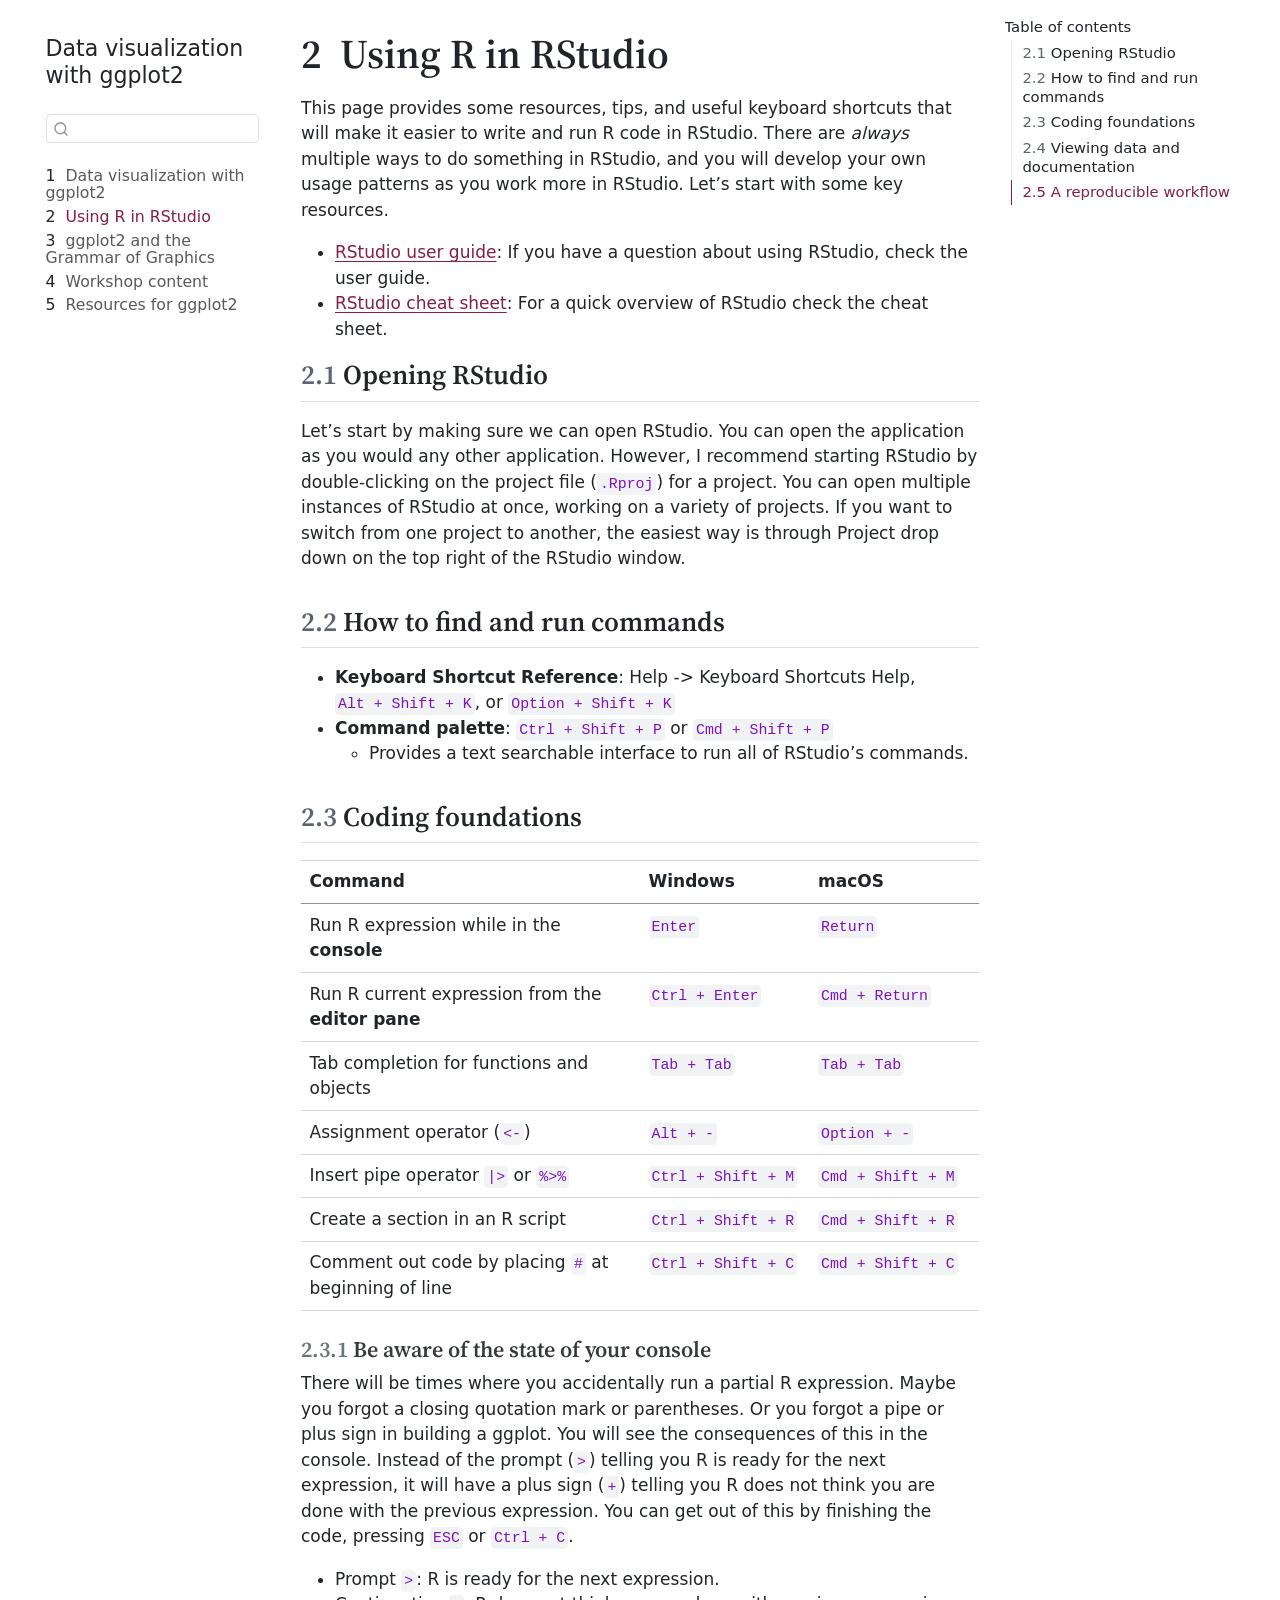
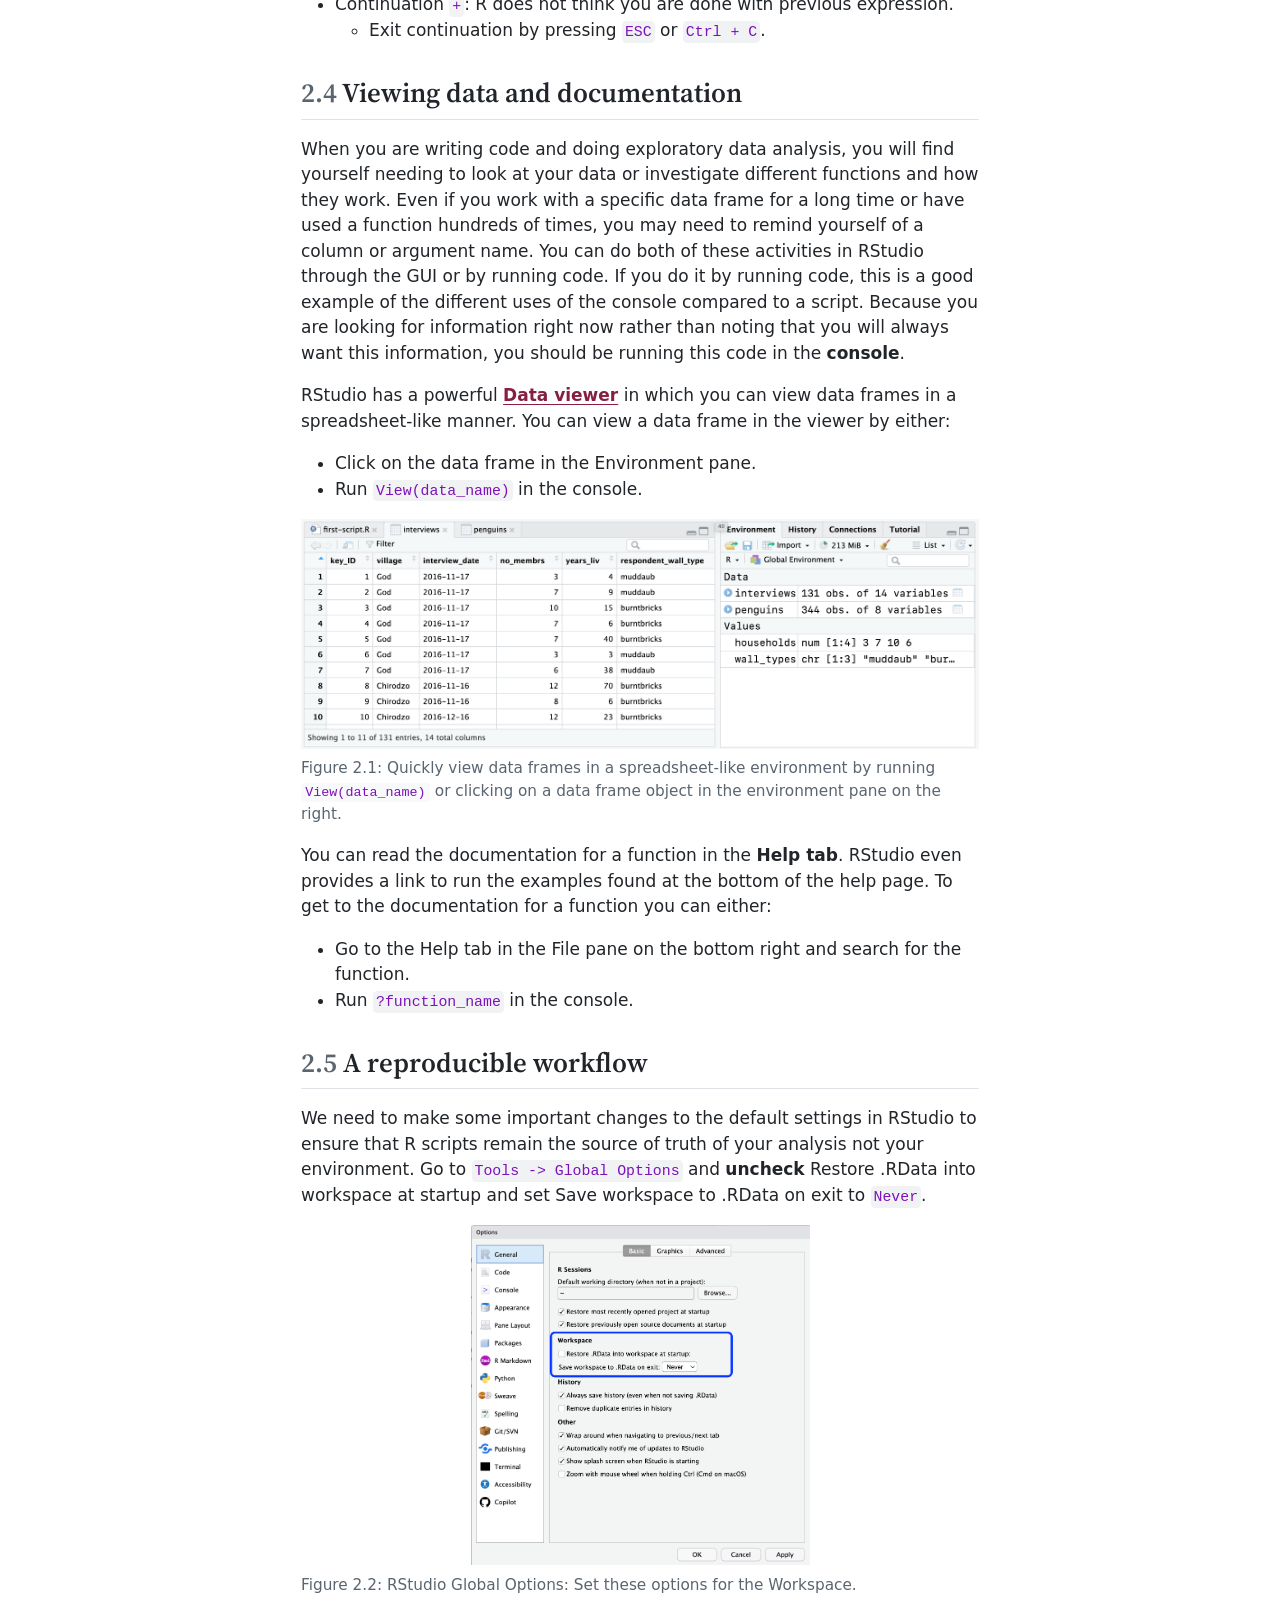
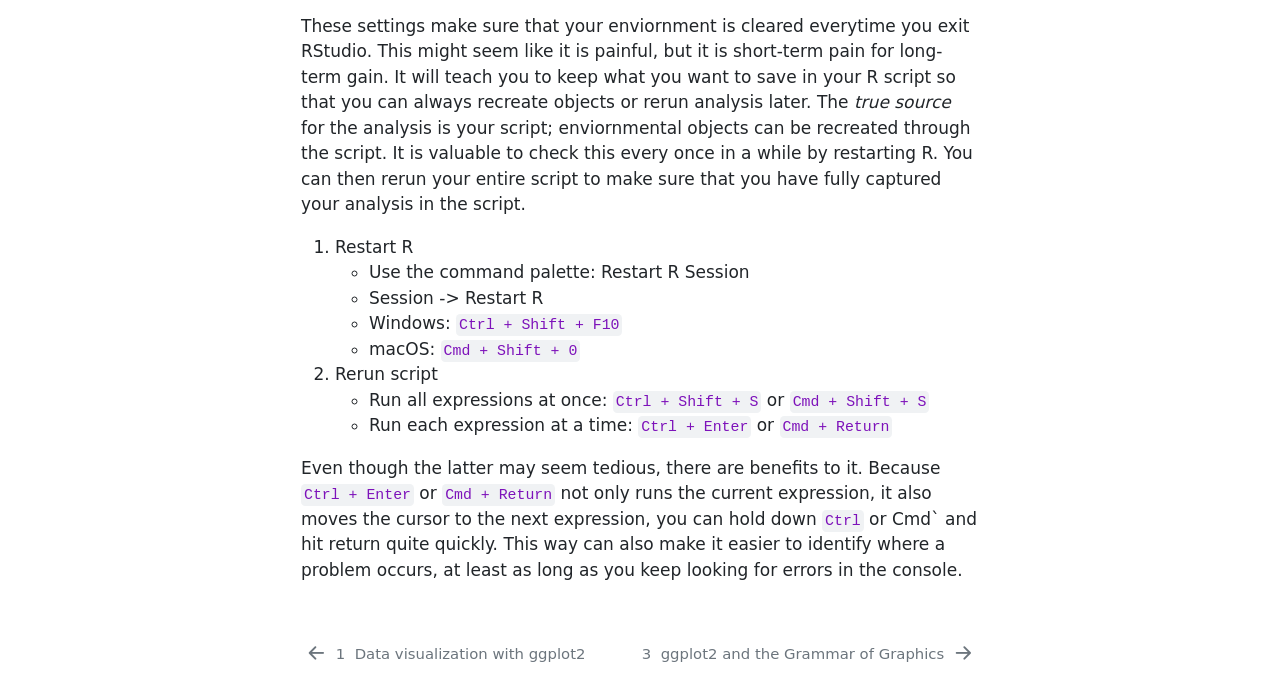
<file: rstudio-guide.html>
<!DOCTYPE html>
<html xmlns="http://www.w3.org/1999/xhtml" lang="en" xml:lang="en"><head>

<meta charset="utf-8">
<meta name="generator" content="quarto-1.10.18">

<meta name="viewport" content="width=device-width, initial-scale=1.0, user-scalable=yes">


<title>2&nbsp; Using R in RStudio – Data visualization with ggplot2</title>
<style>
/* Default styles provided by pandoc.
** See https://pandoc.org/MANUAL.html#variables-for-html for config info.
*/
span.smallcaps{font-variant: small-caps;}
div.columns{display: flex; gap: 1.5em;}
div.column{flex: auto;}
@media screen {
div.columns{gap: min(4vw, 1.5em);}
div.column{overflow-x: auto;}
}
div.hanging-indent{margin-left: 1.5em; text-indent: -1.5em;}
ul.task-list{list-style: none;}
ul.task-list li input[type="checkbox"] {
  width: 0.8em;
  margin: 0 0.8em 0.2em -1em; /* quarto-specific, see https://github.com/quarto-dev/quarto-cli/issues/4556 */ 
  vertical-align: middle;
}
</style>


<script src="site_libs/quarto-nav/quarto-nav.js"></script>
<script src="site_libs/quarto-nav/headroom.min.js"></script>
<script src="site_libs/clipboard/clipboard.min.js"></script>
<script src="site_libs/quarto-search/autocomplete.umd.js"></script>
<script src="site_libs/quarto-search/fuse.min.js"></script>
<script src="site_libs/quarto-search/quarto-search.js"></script>
<meta name="quarto:offset" content="./">
<link href="./grammar-of-graphics.html" rel="next">
<link href="./index.html" rel="prev">
<script src="site_libs/quarto-html/quarto.js" type="module"></script>
<script src="site_libs/quarto-html/tabsets/tabsets.js" type="module"></script>
<script src="site_libs/quarto-html/popper.min.js"></script>
<script src="site_libs/quarto-html/tippy.umd.min.js"></script>
<script src="site_libs/quarto-html/anchor.min.js"></script>
<link href="site_libs/quarto-html/tippy.css" rel="stylesheet">
<link href="site_libs/quarto-html/quarto-syntax-highlighting-64a204ab8560d761af7679ceaba22944.css" rel="stylesheet" id="quarto-text-highlighting-styles">
<script src="site_libs/bootstrap/bootstrap.min.js"></script>
<link href="site_libs/bootstrap/bootstrap-icons.css" rel="stylesheet">
<link href="site_libs/bootstrap/bootstrap-a212f82455aac3d592bf2a11bdd625f5.min.css" rel="stylesheet" append-hash="true" id="quarto-bootstrap" data-mode="light">
<script id="quarto-search-options" type="application/json">{
  "location": "sidebar",
  "copy-button": false,
  "collapse-after": 3,
  "panel-placement": "start",
  "type": "textbox",
  "limit": 50,
  "keyboard-shortcut": [
    "f",
    "/",
    "s"
  ],
  "show-item-context": false,
  "language": {
    "search-no-results-text": "No results",
    "search-matching-documents-text": "matching documents",
    "search-copy-link-title": "Copy link to search",
    "search-hide-matches-text": "Hide additional matches",
    "search-more-match-text": "more match in this document",
    "search-more-matches-text": "more matches in this document",
    "search-clear-button-title": "Clear",
    "search-text-placeholder": "",
    "search-detached-cancel-button-title": "Cancel",
    "search-submit-button-title": "Submit",
    "search-label": "Search"
  }
}</script>


</head>

<body class="nav-sidebar floating quarto-light">

<div id="quarto-search-results"></div>
  <header id="quarto-header" class="headroom fixed-top">
  <nav class="quarto-secondary-nav">
    <div class="container-fluid d-flex">
      <button type="button" class="quarto-btn-toggle btn" data-bs-toggle="collapse" role="button" data-bs-target=".quarto-sidebar-collapse-item" aria-controls="quarto-sidebar" aria-expanded="false" aria-label="Toggle sidebar navigation" onclick="if (window.quartoToggleHeadroom) { window.quartoToggleHeadroom(); }">
        <i class="bi bi-layout-text-sidebar-reverse"></i>
      </button>
        <nav class="quarto-page-breadcrumbs" aria-label="breadcrumb"><ol class="breadcrumb"><li class="breadcrumb-item"><a href="./rstudio-guide.html"><span class="chapter-number">2</span>&nbsp; <span class="chapter-title">Using R in RStudio</span></a></li></ol></nav>
        <a class="flex-grow-1" role="navigation" data-bs-toggle="collapse" data-bs-target=".quarto-sidebar-collapse-item" aria-controls="quarto-sidebar" aria-expanded="false" aria-label="Toggle sidebar navigation" onclick="if (window.quartoToggleHeadroom) { window.quartoToggleHeadroom(); }">      
        </a>
      <button type="button" class="btn quarto-search-button" aria-label="Search" onclick="window.quartoOpenSearch();">
        <i class="bi bi-search"></i>
      </button>
    </div>
  </nav>
</header>
<!-- content -->
<div id="quarto-content" class="quarto-container page-columns page-rows-contents page-layout-article">
<!-- sidebar -->
  <nav id="quarto-sidebar" class="sidebar collapse collapse-horizontal quarto-sidebar-collapse-item sidebar-navigation floating overflow-auto">
    <div class="pt-lg-2 mt-2 text-left sidebar-header">
    <div class="sidebar-title mb-0 py-0">
      <a href="./">Data visualization with ggplot2</a> 
    </div>
      </div>
        <div class="mt-2 flex-shrink-0 align-items-center">
        <div class="sidebar-search">
        <div id="quarto-search" class="" title="Search"></div>
        </div>
        </div>
    <div class="sidebar-menu-container"> 
    <ul class="list-unstyled mt-1">
        <li class="sidebar-item">
  <div class="sidebar-item-container"> 
  <a href="./index.html" class="sidebar-item-text sidebar-link">
 <span class="menu-text"><span class="chapter-number">1</span>&nbsp; <span class="chapter-title">Data visualization with ggplot2</span></span></a>
  </div>
</li>
        <li class="sidebar-item">
  <div class="sidebar-item-container"> 
  <a href="./rstudio-guide.html" class="sidebar-item-text sidebar-link active">
 <span class="menu-text"><span class="chapter-number">2</span>&nbsp; <span class="chapter-title">Using R in RStudio</span></span></a>
  </div>
</li>
        <li class="sidebar-item">
  <div class="sidebar-item-container"> 
  <a href="./grammar-of-graphics.html" class="sidebar-item-text sidebar-link">
 <span class="menu-text"><span class="chapter-number">3</span>&nbsp; <span class="chapter-title">ggplot2 and the Grammar of Graphics</span></span></a>
  </div>
</li>
        <li class="sidebar-item">
  <div class="sidebar-item-container"> 
  <a href="./content.html" class="sidebar-item-text sidebar-link">
 <span class="menu-text"><span class="chapter-number">4</span>&nbsp; <span class="chapter-title">Workshop content</span></span></a>
  </div>
</li>
        <li class="sidebar-item">
  <div class="sidebar-item-container"> 
  <a href="./resources.html" class="sidebar-item-text sidebar-link">
 <span class="menu-text"><span class="chapter-number">5</span>&nbsp; <span class="chapter-title">Resources for ggplot2</span></span></a>
  </div>
</li>
    </ul>
    </div>
</nav>
<div id="quarto-sidebar-glass" class="quarto-sidebar-collapse-item" data-bs-toggle="collapse" data-bs-target=".quarto-sidebar-collapse-item"></div>
<!-- margin-sidebar -->
    <div id="quarto-margin-sidebar" class="sidebar margin-sidebar">
        <nav id="TOC" role="doc-toc" class="toc-active">
    <h2 id="toc-title">Table of contents</h2>
   
  <ul>
  <li><a href="#opening-rstudio" id="toc-opening-rstudio" class="nav-link active" data-scroll-target="#opening-rstudio"><span class="header-section-number">2.1</span> Opening RStudio</a></li>
  <li><a href="#how-to-find-and-run-commands" id="toc-how-to-find-and-run-commands" class="nav-link" data-scroll-target="#how-to-find-and-run-commands"><span class="header-section-number">2.2</span> How to find and run commands</a></li>
  <li><a href="#coding-foundations" id="toc-coding-foundations" class="nav-link" data-scroll-target="#coding-foundations"><span class="header-section-number">2.3</span> Coding foundations</a>
  <ul class="collapse">
  <li><a href="#be-aware-of-the-state-of-your-console" id="toc-be-aware-of-the-state-of-your-console" class="nav-link" data-scroll-target="#be-aware-of-the-state-of-your-console"><span class="header-section-number">2.3.1</span> Be aware of the state of your console</a></li>
  </ul></li>
  <li><a href="#viewing-data-and-documentation" id="toc-viewing-data-and-documentation" class="nav-link" data-scroll-target="#viewing-data-and-documentation"><span class="header-section-number">2.4</span> Viewing data and documentation</a></li>
  <li><a href="#a-reproducible-workflow" id="toc-a-reproducible-workflow" class="nav-link" data-scroll-target="#a-reproducible-workflow"><span class="header-section-number">2.5</span> A reproducible workflow</a></li>
  </ul>
</nav>
    </div>
<!-- main -->
<main class="content" id="quarto-document-content">

<header id="title-block-header" class="quarto-title-block default">
<div class="quarto-title">
<h1 class="title"><span class="chapter-number">2</span>&nbsp; <span class="chapter-title">Using R in RStudio</span></h1>
</div>



<div class="quarto-title-meta">

    
  
    
  </div>
  


</header>


<p>This page provides some resources, tips, and useful keyboard shortcuts that will make it easier to write and run R code in RStudio. There are <em>always</em> multiple ways to do something in RStudio, and you will develop your own usage patterns as you work more in RStudio. Let’s start with some key resources.</p>
<ul>
<li><a href="https://docs.posit.co/ide/user/">RStudio user guide</a>: If you have a question about using RStudio, check the user guide.</li>
<li><a href="https://rstudio.github.io/cheatsheets/rstudio-ide.pdf">RStudio cheat sheet</a>: For a quick overview of RStudio check the cheat sheet.</li>
</ul>
<section id="opening-rstudio" class="level2" data-number="2.1">
<h2 data-number="2.1" class="anchored" data-anchor-id="opening-rstudio"><span class="header-section-number">2.1</span> Opening RStudio</h2>
<p>Let’s start by making sure we can open RStudio. You can open the application as you would any other application. However, I recommend starting RStudio by double-clicking on the project file (<code>.Rproj</code>) for a project. You can open multiple instances of RStudio at once, working on a variety of projects. If you want to switch from one project to another, the easiest way is through Project drop down on the top right of the RStudio window.</p>
</section>
<section id="how-to-find-and-run-commands" class="level2" data-number="2.2">
<h2 data-number="2.2" class="anchored" data-anchor-id="how-to-find-and-run-commands"><span class="header-section-number">2.2</span> How to find and run commands</h2>
<ul>
<li><strong>Keyboard Shortcut Reference</strong>: Help -&gt; Keyboard Shortcuts Help, <code>Alt + Shift + K</code>, or <code>Option + Shift + K</code></li>
<li><strong>Command palette</strong>: <code>Ctrl + Shift + P</code> or <code>Cmd + Shift + P</code>
<ul>
<li>Provides a text searchable interface to run all of RStudio’s commands.</li>
</ul></li>
</ul>
</section>
<section id="coding-foundations" class="level2" data-number="2.3">
<h2 data-number="2.3" class="anchored" data-anchor-id="coding-foundations"><span class="header-section-number">2.3</span> Coding foundations</h2>
<table class="caption-top table">
<colgroup>
<col style="width: 50%">
<col style="width: 25%">
<col style="width: 25%">
</colgroup>
<thead>
<tr class="header">
<th>Command</th>
<th>Windows</th>
<th>macOS</th>
</tr>
</thead>
<tbody>
<tr class="odd">
<td>Run R expression while in the <strong>console</strong></td>
<td><code>Enter</code></td>
<td><code>Return</code></td>
</tr>
<tr class="even">
<td>Run R current expression from the <strong>editor pane</strong></td>
<td><code>Ctrl + Enter</code></td>
<td><code>Cmd + Return</code></td>
</tr>
<tr class="odd">
<td>Tab completion for functions and objects</td>
<td><code>Tab + Tab</code></td>
<td><code>Tab + Tab</code></td>
</tr>
<tr class="even">
<td>Assignment operator (<code>&lt;-</code>)</td>
<td><code>Alt + -</code></td>
<td><code>Option + -</code></td>
</tr>
<tr class="odd">
<td>Insert pipe operator <code>|&gt;</code> or <code>%&gt;%</code></td>
<td><code>Ctrl + Shift + M</code></td>
<td><code>Cmd + Shift + M</code></td>
</tr>
<tr class="even">
<td>Create a section in an R script</td>
<td><code>Ctrl + Shift + R</code></td>
<td><code>Cmd + Shift + R</code></td>
</tr>
<tr class="odd">
<td>Comment out code by placing <code>#</code> at beginning of line</td>
<td><code>Ctrl + Shift + C</code></td>
<td><code>Cmd + Shift + C</code></td>
</tr>
</tbody>
</table>
<section id="be-aware-of-the-state-of-your-console" class="level3" data-number="2.3.1">
<h3 data-number="2.3.1" class="anchored" data-anchor-id="be-aware-of-the-state-of-your-console"><span class="header-section-number">2.3.1</span> Be aware of the state of your console</h3>
<p>There will be times where you accidentally run a partial R expression. Maybe you forgot a closing quotation mark or parentheses. Or you forgot a pipe or plus sign in building a ggplot. You will see the consequences of this in the console. Instead of the prompt (<code>&gt;</code>) telling you R is ready for the next expression, it will have a plus sign (<code>+</code>) telling you R does not think you are done with the previous expression. You can get out of this by finishing the code, pressing <code>ESC</code> or <code>Ctrl + C</code>.</p>
<ul>
<li>Prompt <code>&gt;</code>: R is ready for the next expression.</li>
<li>Continuation <code>+</code>: R does not think you are done with previous expression.
<ul>
<li>Exit continuation by pressing <code>ESC</code> or <code>Ctrl + C</code>.</li>
</ul></li>
</ul>
</section>
</section>
<section id="viewing-data-and-documentation" class="level2" data-number="2.4">
<h2 data-number="2.4" class="anchored" data-anchor-id="viewing-data-and-documentation"><span class="header-section-number">2.4</span> Viewing data and documentation</h2>
<p>When you are writing code and doing exploratory data analysis, you will find yourself needing to look at your data or investigate different functions and how they work. Even if you work with a specific data frame for a long time or have used a function hundreds of times, you may need to remind yourself of a column or argument name. You can do both of these activities in RStudio through the GUI or by running code. If you do it by running code, this is a good example of the different uses of the console compared to a script. Because you are looking for information right now rather than noting that you will always want this information, you should be running this code in the <strong>console</strong>.</p>
<p>RStudio has a powerful <a href="https://docs.posit.co/ide/user/ide/guide/data/data-viewer.html"><strong>Data viewer</strong></a> in which you can view data frames in a spreadsheet-like manner. You can view a data frame in the viewer by either:</p>
<ul>
<li>Click on the data frame in the Environment pane.</li>
<li>Run <code>View(data_name)</code> in the console.</li>
</ul>
<div id="fig-dataviewer" class="quarto-float quarto-figure quarto-figure-center anchored" alt="A screen shot of RStudio with a view of rectangular data on the left and the environment panel on the right.">
<figure class="quarto-float quarto-float-fig figure">
<div aria-describedby="fig-dataviewer-caption-0ceaefa1-69ba-4598-a22c-09a6ac19f8ca">
<img src="./files/dataviewer.png" class="img-fluid figure-img" alt="A screen shot of RStudio with a view of rectangular data on the left and the environment panel on the right.">
</div>
<figcaption class="quarto-float-caption-bottom quarto-float-caption quarto-float-fig" id="fig-dataviewer-caption-0ceaefa1-69ba-4598-a22c-09a6ac19f8ca">
Figure&nbsp;2.1: Quickly view data frames in a spreadsheet-like environment by running <code>View(data_name)</code> or clicking on a data frame object in the environment pane on the right.
</figcaption>
</figure>
</div>
<p>You can read the documentation for a function in the <strong>Help tab</strong>. RStudio even provides a link to run the examples found at the bottom of the help page. To get to the documentation for a function you can either:</p>
<ul>
<li>Go to the Help tab in the File pane on the bottom right and search for the function.</li>
<li>Run <code>?function_name</code> in the console.</li>
</ul>
</section>
<section id="a-reproducible-workflow" class="level2" data-number="2.5">
<h2 data-number="2.5" class="anchored" data-anchor-id="a-reproducible-workflow"><span class="header-section-number">2.5</span> A reproducible workflow</h2>
<p>We need to make some important changes to the default settings in RStudio to ensure that R scripts remain the source of truth of your analysis not your environment. Go to <code>Tools -&gt; Global Options</code> and <strong>uncheck</strong> Restore .RData into workspace at startup and set Save workspace to .RData on exit to <code>Never</code>.</p>
<div id="fig-workspace" class="quarto-float quarto-figure quarto-figure-center anchored" alt="A screen shot of the Settings window for RStudio.">
<figure class="quarto-float quarto-float-fig figure">
<div aria-describedby="fig-workspace-caption-0ceaefa1-69ba-4598-a22c-09a6ac19f8ca">
<img src="./files/rstudio-workspace.png" class="img-fluid figure-img" style="width:50.0%" alt="A screen shot of the Settings window for RStudio.">
</div>
<figcaption class="quarto-float-caption-bottom quarto-float-caption quarto-float-fig" id="fig-workspace-caption-0ceaefa1-69ba-4598-a22c-09a6ac19f8ca">
Figure&nbsp;2.2: RStudio Global Options: Set these options for the Workspace.
</figcaption>
</figure>
</div>
<p>These settings make sure that your enviornment is cleared everytime you exit RStudio. This might seem like it is painful, but it is short-term pain for long-term gain. It will teach you to keep what you want to save in your R script so that you can always recreate objects or rerun analysis later. The <em>true source</em> for the analysis is your script; enviornmental objects can be recreated through the script. It is valuable to check this every once in a while by restarting R. You can then rerun your entire script to make sure that you have fully captured your analysis in the script.</p>
<ol type="1">
<li>Restart R
<ul>
<li>Use the command palette: Restart R Session</li>
<li>Session -&gt; Restart R</li>
<li>Windows: <code>Ctrl + Shift + F10</code></li>
<li>macOS: <code>Cmd + Shift + 0</code></li>
</ul></li>
<li>Rerun script
<ul>
<li>Run all expressions at once: <code>Ctrl + Shift + S</code> or <code>Cmd + Shift + S</code></li>
<li>Run each expression at a time: <code>Ctrl + Enter</code> or <code>Cmd + Return</code></li>
</ul></li>
</ol>
<p>Even though the latter may seem tedious, there are benefits to it. Because <code>Ctrl + Enter</code> or <code>Cmd + Return</code> not only runs the current expression, it also moves the cursor to the next expression, you can hold down <code>Ctrl</code> or Cmd` and hit return quite quickly. This way can also make it easier to identify where a problem occurs, at least as long as you keep looking for errors in the console.</p>


</section>

</main> <!-- /main -->
<script id="quarto-html-after-body" type="application/javascript">
  window.document.addEventListener("DOMContentLoaded", function (event) {
    const icon = "";
    const anchorJS = new window.AnchorJS();
    anchorJS.options = {
      placement: 'right',
      icon: icon
    };
    anchorJS.add('.anchored');
    const isCodeAnnotation = (el) => {
      for (const clz of el.classList) {
        if (clz.startsWith('code-annotation-')) {                     
          return true;
        }
      }
      return false;
    }
    const onCopySuccess = function(e) {
      // button target
      const button = e.trigger;
      // don't keep focus
      button.blur();
      // flash "checked"
      button.classList.add('code-copy-button-checked');
      var currentTitle = button.getAttribute("title");
      button.setAttribute("title", "Copied!");
      let tooltip;
      if (window.bootstrap) {
        button.setAttribute("data-bs-toggle", "tooltip");
        button.setAttribute("data-bs-placement", "left");
        button.setAttribute("data-bs-title", "Copied!");
        tooltip = new bootstrap.Tooltip(button, 
          { trigger: "manual", 
            customClass: "code-copy-button-tooltip",
            offset: [0, -8]});
        tooltip.show();    
      }
      setTimeout(function() {
        if (tooltip) {
          tooltip.hide();
          button.removeAttribute("data-bs-title");
          button.removeAttribute("data-bs-toggle");
          button.removeAttribute("data-bs-placement");
        }
        button.setAttribute("title", currentTitle);
        button.classList.remove('code-copy-button-checked');
      }, 1000);
      // clear code selection
      e.clearSelection();
    }
    const getTextToCopy = function(trigger) {
      const outerScaffold = trigger.parentElement.cloneNode(true);
      const codeEl = outerScaffold.querySelector('code');
      for (const childEl of codeEl.children) {
        if (isCodeAnnotation(childEl)) {
          childEl.remove();
        }
      }
      return codeEl.innerText;
    }
    const clipboard = new window.ClipboardJS('.code-copy-button:not([data-in-quarto-modal])', {
      text: getTextToCopy
    });
    clipboard.on('success', onCopySuccess);
    if (window.document.getElementById('quarto-embedded-source-code-modal')) {
      const clipboardModal = new window.ClipboardJS('.code-copy-button[data-in-quarto-modal]', {
        text: getTextToCopy,
        container: window.document.getElementById('quarto-embedded-source-code-modal')
      });
      clipboardModal.on('success', onCopySuccess);
    }
      var localhostRegex = new RegExp(/^(?:http|https):\/\/localhost\:?[0-9]*\//);
      var mailtoRegex = new RegExp(/^mailto:/);
        var filterRegex = new RegExp('/' + window.location.host + '/');
      var isInternal = (href) => {
          return filterRegex.test(href) || localhostRegex.test(href) || mailtoRegex.test(href);
      }
      // Inspect non-navigation links and adorn them if external
     var links = window.document.querySelectorAll('a[href]:not(.nav-link):not(.navbar-brand):not(.toc-action):not(.sidebar-link):not(.sidebar-item-toggle):not(.pagination-link):not(.no-external):not([aria-hidden]):not(.dropdown-item):not(.quarto-navigation-tool):not(.about-link)');
      for (var i=0; i<links.length; i++) {
        const link = links[i];
        if (!isInternal(link.href)) {
          // undo the damage that might have been done by quarto-nav.js in the case of
          // links that we want to consider external
          if (link.dataset.originalHref !== undefined) {
            link.href = link.dataset.originalHref;
          }
        }
      }
    function tippyHover(el, contentFn, onTriggerFn, onUntriggerFn) {
      const config = {
        allowHTML: true,
        maxWidth: 500,
        delay: 100,
        arrow: false,
        appendTo: function(el) {
            return el.parentElement;
        },
        interactive: true,
        interactiveBorder: 10,
        theme: 'quarto',
        placement: 'bottom-start',
      };
      if (contentFn) {
        config.content = contentFn;
      }
      if (onTriggerFn) {
        config.onTrigger = onTriggerFn;
      }
      if (onUntriggerFn) {
        config.onUntrigger = onUntriggerFn;
      }
      window.tippy(el, config); 
    }
    const noterefs = window.document.querySelectorAll('a[role="doc-noteref"]');
    for (var i=0; i<noterefs.length; i++) {
      const ref = noterefs[i];
      tippyHover(ref, function() {
        // use id or data attribute instead here
        let href = ref.getAttribute('data-footnote-href') || ref.getAttribute('href');
        try { href = new URL(href).hash; } catch {}
        const id = href.replace(/^#\/?/, "");
        const note = window.document.getElementById(id);
        if (note) {
          return note.innerHTML;
        } else {
          return "";
        }
      });
    }
    const xrefs = window.document.querySelectorAll('a.quarto-xref');
    const processXRef = (id, note) => {
      // Strip column container classes
      const stripColumnClz = (el) => {
        el.classList.remove("page-full", "page-columns");
        if (el.children) {
          for (const child of el.children) {
            stripColumnClz(child);
          }
        }
      }
      stripColumnClz(note)
      if (id === null || id.startsWith('sec-')) {
        // Special case sections, only their first couple elements
        const container = document.createElement("div");
        if (note.children && note.children.length > 2) {
          container.appendChild(note.children[0].cloneNode(true));
          for (let i = 1; i < note.children.length; i++) {
            const child = note.children[i];
            if (child.tagName === "P" && child.innerText === "") {
              continue;
            } else {
              container.appendChild(child.cloneNode(true));
              break;
            }
          }
          if (window.Quarto?.typesetMath) {
            window.Quarto.typesetMath(container);
          }
          return container.innerHTML
        } else {
          if (window.Quarto?.typesetMath) {
            window.Quarto.typesetMath(note);
          }
          return note.innerHTML;
        }
      } else {
        // Remove any anchor links if they are present
        const anchorLink = note.querySelector('a.anchorjs-link');
        if (anchorLink) {
          anchorLink.remove();
        }
        if (window.Quarto?.typesetMath) {
          window.Quarto.typesetMath(note);
        }
        if (note.classList.contains("callout")) {
          return note.outerHTML;
        } else {
          return note.innerHTML;
        }
      }
    }
    for (var i=0; i<xrefs.length; i++) {
      const xref = xrefs[i];
      tippyHover(xref, undefined, function(instance) {
        instance.disable();
        let url = xref.getAttribute('href');
        let hash = undefined; 
        if (url.startsWith('#')) {
          hash = url;
        } else {
          try { hash = new URL(url).hash; } catch {}
        }
        if (hash) {
          const id = hash.replace(/^#\/?/, "");
          const note = window.document.getElementById(id);
          if (note !== null) {
            try {
              const html = processXRef(id, note.cloneNode(true));
              instance.setContent(html);
            } finally {
              instance.enable();
              instance.show();
            }
          } else {
            // See if we can fetch this
            fetch(url.split('#')[0])
            .then(res => res.text())
            .then(html => {
              const parser = new DOMParser();
              const htmlDoc = parser.parseFromString(html, "text/html");
              const note = htmlDoc.getElementById(id);
              if (note !== null) {
                const html = processXRef(id, note);
                instance.setContent(html);
              } 
            }).finally(() => {
              instance.enable();
              instance.show();
            });
          }
        } else {
          // See if we can fetch a full url (with no hash to target)
          // This is a special case and we should probably do some content thinning / targeting
          fetch(url)
          .then(res => res.text())
          .then(html => {
            const parser = new DOMParser();
            const htmlDoc = parser.parseFromString(html, "text/html");
            const note = htmlDoc.querySelector('main.content');
            if (note !== null) {
              // This should only happen for chapter cross references
              // (since there is no id in the URL)
              // remove the first header
              if (note.children.length > 0 && note.children[0].tagName === "HEADER") {
                note.children[0].remove();
              }
              const html = processXRef(null, note);
              instance.setContent(html);
            } 
          }).finally(() => {
            instance.enable();
            instance.show();
          });
        }
      }, function(instance) {
      });
    }
        let selectedAnnoteEl;
        const selectorForAnnotation = ( cell, annotation) => {
          let cellAttr = 'data-code-cell="' + cell + '"';
          let lineAttr = 'data-code-annotation="' +  annotation + '"';
          const selector = 'span[' + cellAttr + '][' + lineAttr + ']';
          return selector;
        }
        const selectCodeLines = (annoteEl) => {
          const doc = window.document;
          const targetCell = annoteEl.getAttribute("data-target-cell");
          const targetAnnotation = annoteEl.getAttribute("data-target-annotation");
          const annoteSpan = window.document.querySelector(selectorForAnnotation(targetCell, targetAnnotation));
          const lines = annoteSpan.getAttribute("data-code-lines").split(",");
          const lineIds = lines.map((line) => {
            return targetCell + "-" + line;
          })
          let top = null;
          let height = null;
          let parent = null;
          if (lineIds.length > 0) {
              //compute the position of the single el (top and bottom and make a div)
              const el = window.document.getElementById(lineIds[0]);
              top = el.offsetTop;
              height = el.offsetHeight;
              parent = el.parentElement.parentElement;
            if (lineIds.length > 1) {
              const lastEl = window.document.getElementById(lineIds[lineIds.length - 1]);
              const bottom = lastEl.offsetTop + lastEl.offsetHeight;
              height = bottom - top;
            }
            if (top !== null && height !== null && parent !== null) {
              // cook up a div (if necessary) and position it 
              let div = window.document.getElementById("code-annotation-line-highlight");
              if (div === null) {
                div = window.document.createElement("div");
                div.setAttribute("id", "code-annotation-line-highlight");
                div.style.position = 'absolute';
                parent.appendChild(div);
              }
              div.style.top = top - 2 + "px";
              div.style.height = height + 4 + "px";
              div.style.left = 0;
              let gutterDiv = window.document.getElementById("code-annotation-line-highlight-gutter");
              if (gutterDiv === null) {
                gutterDiv = window.document.createElement("div");
                gutterDiv.setAttribute("id", "code-annotation-line-highlight-gutter");
                gutterDiv.style.position = 'absolute';
                const codeCell = window.document.getElementById(targetCell);
                const gutter = codeCell.querySelector('.code-annotation-gutter');
                gutter.appendChild(gutterDiv);
              }
              gutterDiv.style.top = top - 2 + "px";
              gutterDiv.style.height = height + 4 + "px";
            }
            selectedAnnoteEl = annoteEl;
          }
        };
        const unselectCodeLines = () => {
          const elementsIds = ["code-annotation-line-highlight", "code-annotation-line-highlight-gutter"];
          elementsIds.forEach((elId) => {
            const div = window.document.getElementById(elId);
            if (div) {
              div.remove();
            }
          });
          selectedAnnoteEl = undefined;
        };
          // Handle positioning of the toggle
      window.addEventListener(
        "resize",
        throttle(() => {
          elRect = undefined;
          if (selectedAnnoteEl) {
            selectCodeLines(selectedAnnoteEl);
          }
        }, 10)
      );
      function throttle(fn, ms) {
      let throttle = false;
      let timer;
        return (...args) => {
          if(!throttle) { // first call gets through
              fn.apply(this, args);
              throttle = true;
          } else { // all the others get throttled
              if(timer) clearTimeout(timer); // cancel #2
              timer = setTimeout(() => {
                fn.apply(this, args);
                timer = throttle = false;
              }, ms);
          }
        };
      }
        // Attach click handler to the DT
        const annoteDls = window.document.querySelectorAll('dt[data-target-cell]');
        for (const annoteDlNode of annoteDls) {
          annoteDlNode.addEventListener('click', (event) => {
            const clickedEl = event.target;
            if (clickedEl !== selectedAnnoteEl) {
              unselectCodeLines();
              const activeEl = window.document.querySelector('dt[data-target-cell].code-annotation-active');
              if (activeEl) {
                activeEl.classList.remove('code-annotation-active');
              }
              selectCodeLines(clickedEl);
              clickedEl.classList.add('code-annotation-active');
            } else {
              // Unselect the line
              unselectCodeLines();
              clickedEl.classList.remove('code-annotation-active');
            }
          });
        }
    const findCites = (el) => {
      const parentEl = el.parentElement;
      if (parentEl) {
        const cites = parentEl.dataset.cites;
        if (cites) {
          return {
            el,
            cites: cites.split(' ')
          };
        } else {
          return findCites(el.parentElement)
        }
      } else {
        return undefined;
      }
    };
    var bibliorefs = window.document.querySelectorAll('a[role="doc-biblioref"]');
    for (var i=0; i<bibliorefs.length; i++) {
      const ref = bibliorefs[i];
      const citeInfo = findCites(ref);
      if (citeInfo) {
        tippyHover(citeInfo.el, function() {
          var popup = window.document.createElement('div');
          citeInfo.cites.forEach(function(cite) {
            var citeDiv = window.document.createElement('div');
            citeDiv.classList.add('hanging-indent');
            citeDiv.classList.add('csl-entry');
            var biblioDiv = window.document.getElementById('ref-' + cite);
            if (biblioDiv) {
              citeDiv.innerHTML = biblioDiv.innerHTML;
            }
            popup.appendChild(citeDiv);
          });
          return popup.innerHTML;
        });
      }
    }
  });
  </script>
<nav class="page-navigation">
  <div class="nav-page nav-page-previous">
      <a href="./index.html" class="pagination-link" aria-label="Data visualization with ggplot2">
        <i class="bi bi-arrow-left-short"></i> <span class="nav-page-text"><span class="chapter-number">1</span>&nbsp; <span class="chapter-title">Data visualization with ggplot2</span></span>
      </a>          
  </div>
  <div class="nav-page nav-page-next">
      <a href="./grammar-of-graphics.html" class="pagination-link" aria-label="ggplot2 and the Grammar of Graphics">
        <span class="nav-page-text"><span class="chapter-number">3</span>&nbsp; <span class="chapter-title">ggplot2 and the Grammar of Graphics</span></span> <i class="bi bi-arrow-right-short"></i>
      </a>
  </div>
</nav>
</div> <!-- /content -->




</body></html>
</file>
<file: site_libs/quarto-html/tippy.css>
.tippy-box[data-animation=fade][data-state=hidden]{opacity:0}[data-tippy-root]{max-width:calc(100vw - 10px)}.tippy-box{position:relative;background-color:#333;color:#fff;border-radius:4px;font-size:14px;line-height:1.4;white-space:normal;outline:0;transition-property:transform,visibility,opacity}.tippy-box[data-placement^=top]>.tippy-arrow{bottom:0}.tippy-box[data-placement^=top]>.tippy-arrow:before{bottom:-7px;left:0;border-width:8px 8px 0;border-top-color:initial;transform-origin:center top}.tippy-box[data-placement^=bottom]>.tippy-arrow{top:0}.tippy-box[data-placement^=bottom]>.tippy-arrow:before{top:-7px;left:0;border-width:0 8px 8px;border-bottom-color:initial;transform-origin:center bottom}.tippy-box[data-placement^=left]>.tippy-arrow{right:0}.tippy-box[data-placement^=left]>.tippy-arrow:before{border-width:8px 0 8px 8px;border-left-color:initial;right:-7px;transform-origin:center left}.tippy-box[data-placement^=right]>.tippy-arrow{left:0}.tippy-box[data-placement^=right]>.tippy-arrow:before{left:-7px;border-width:8px 8px 8px 0;border-right-color:initial;transform-origin:center right}.tippy-box[data-inertia][data-state=visible]{transition-timing-function:cubic-bezier(.54,1.5,.38,1.11)}.tippy-arrow{width:16px;height:16px;color:#333}.tippy-arrow:before{content:"";position:absolute;border-color:transparent;border-style:solid}.tippy-content{position:relative;padding:5px 9px;z-index:1}
</file>
<file: site_libs/quarto-html/quarto-syntax-highlighting-64a204ab8560d761af7679ceaba22944.css>
/* quarto syntax highlight colors */
:root {
  --quarto-hl-ot-color: #003B4F;
  --quarto-hl-at-color: #657422;
  --quarto-hl-ss-color: #20794D;
  --quarto-hl-an-color: #5E5E5E;
  --quarto-hl-fu-color: #4758AB;
  --quarto-hl-st-color: #20794D;
  --quarto-hl-cf-color: #003B4F;
  --quarto-hl-op-color: #5E5E5E;
  --quarto-hl-er-color: #AD0000;
  --quarto-hl-bn-color: #AD0000;
  --quarto-hl-al-color: #AD0000;
  --quarto-hl-va-color: #111111;
  --quarto-hl-bu-color: inherit;
  --quarto-hl-ex-color: inherit;
  --quarto-hl-pp-color: #AD0000;
  --quarto-hl-in-color: #5E5E5E;
  --quarto-hl-vs-color: #20794D;
  --quarto-hl-wa-color: #5E5E5E;
  --quarto-hl-do-color: #5E5E5E;
  --quarto-hl-im-color: #00769E;
  --quarto-hl-ch-color: #20794D;
  --quarto-hl-dt-color: #AD0000;
  --quarto-hl-fl-color: #AD0000;
  --quarto-hl-co-color: #5E5E5E;
  --quarto-hl-cv-color: #5E5E5E;
  --quarto-hl-cn-color: #8f5902;
  --quarto-hl-sc-color: #5E5E5E;
  --quarto-hl-dv-color: #AD0000;
  --quarto-hl-kw-color: #003B4F;
}

/* other quarto variables */
:root {
  --quarto-font-monospace: SFMono-Regular, Menlo, Monaco, Consolas, "Liberation Mono", "Courier New", monospace;
}

/* syntax highlight based on Pandoc's rules */
pre > code.sourceCode > span {
  color: #003B4F;
}

code.sourceCode > span {
  color: #003B4F;
}

div.sourceCode,
div.sourceCode pre.sourceCode {
  color: #003B4F;
}

/* Normal */
code span {
  color: #003B4F;
}

/* Alert */
code span.al {
  color: #AD0000;
  font-style: inherit;
}

/* Annotation */
code span.an {
  color: #5E5E5E;
  font-style: inherit;
}

/* Attribute */
code span.at {
  color: #657422;
  font-style: inherit;
}

/* BaseN */
code span.bn {
  color: #AD0000;
  font-style: inherit;
}

/* BuiltIn */
code span.bu {
  font-style: inherit;
}

/* ControlFlow */
code span.cf {
  color: #003B4F;
  font-weight: bold;
  font-style: inherit;
}

/* Char */
code span.ch {
  color: #20794D;
  font-style: inherit;
}

/* Constant */
code span.cn {
  color: #8f5902;
  font-style: inherit;
}

/* Comment */
code span.co {
  color: #5E5E5E;
  font-style: inherit;
}

/* CommentVar */
code span.cv {
  color: #5E5E5E;
  font-style: italic;
}

/* Documentation */
code span.do {
  color: #5E5E5E;
  font-style: italic;
}

/* DataType */
code span.dt {
  color: #AD0000;
  font-style: inherit;
}

/* DecVal */
code span.dv {
  color: #AD0000;
  font-style: inherit;
}

/* Error */
code span.er {
  color: #AD0000;
  font-style: inherit;
}

/* Extension */
code span.ex {
  font-style: inherit;
}

/* Float */
code span.fl {
  color: #AD0000;
  font-style: inherit;
}

/* Function */
code span.fu {
  color: #4758AB;
  font-style: inherit;
}

/* Import */
code span.im {
  color: #00769E;
  font-style: inherit;
}

/* Information */
code span.in {
  color: #5E5E5E;
  font-style: inherit;
}

/* Keyword */
code span.kw {
  color: #003B4F;
  font-weight: bold;
  font-style: inherit;
}

/* Operator */
code span.op {
  color: #5E5E5E;
  font-style: inherit;
}

/* Other */
code span.ot {
  color: #003B4F;
  font-style: inherit;
}

/* Preprocessor */
code span.pp {
  color: #AD0000;
  font-style: inherit;
}

/* SpecialChar */
code span.sc {
  color: #5E5E5E;
  font-style: inherit;
}

/* SpecialString */
code span.ss {
  color: #20794D;
  font-style: inherit;
}

/* String */
code span.st {
  color: #20794D;
  font-style: inherit;
}

/* Variable */
code span.va {
  color: #111111;
  font-style: inherit;
}

/* VerbatimString */
code span.vs {
  color: #20794D;
  font-style: inherit;
}

/* Warning */
code span.wa {
  color: #5E5E5E;
  font-style: italic;
}

.prevent-inlining {
  content: "</";
}

/*# sourceMappingURL=9d8d5bb603a83b8298b89080a598c93b.css.map */
</file>
